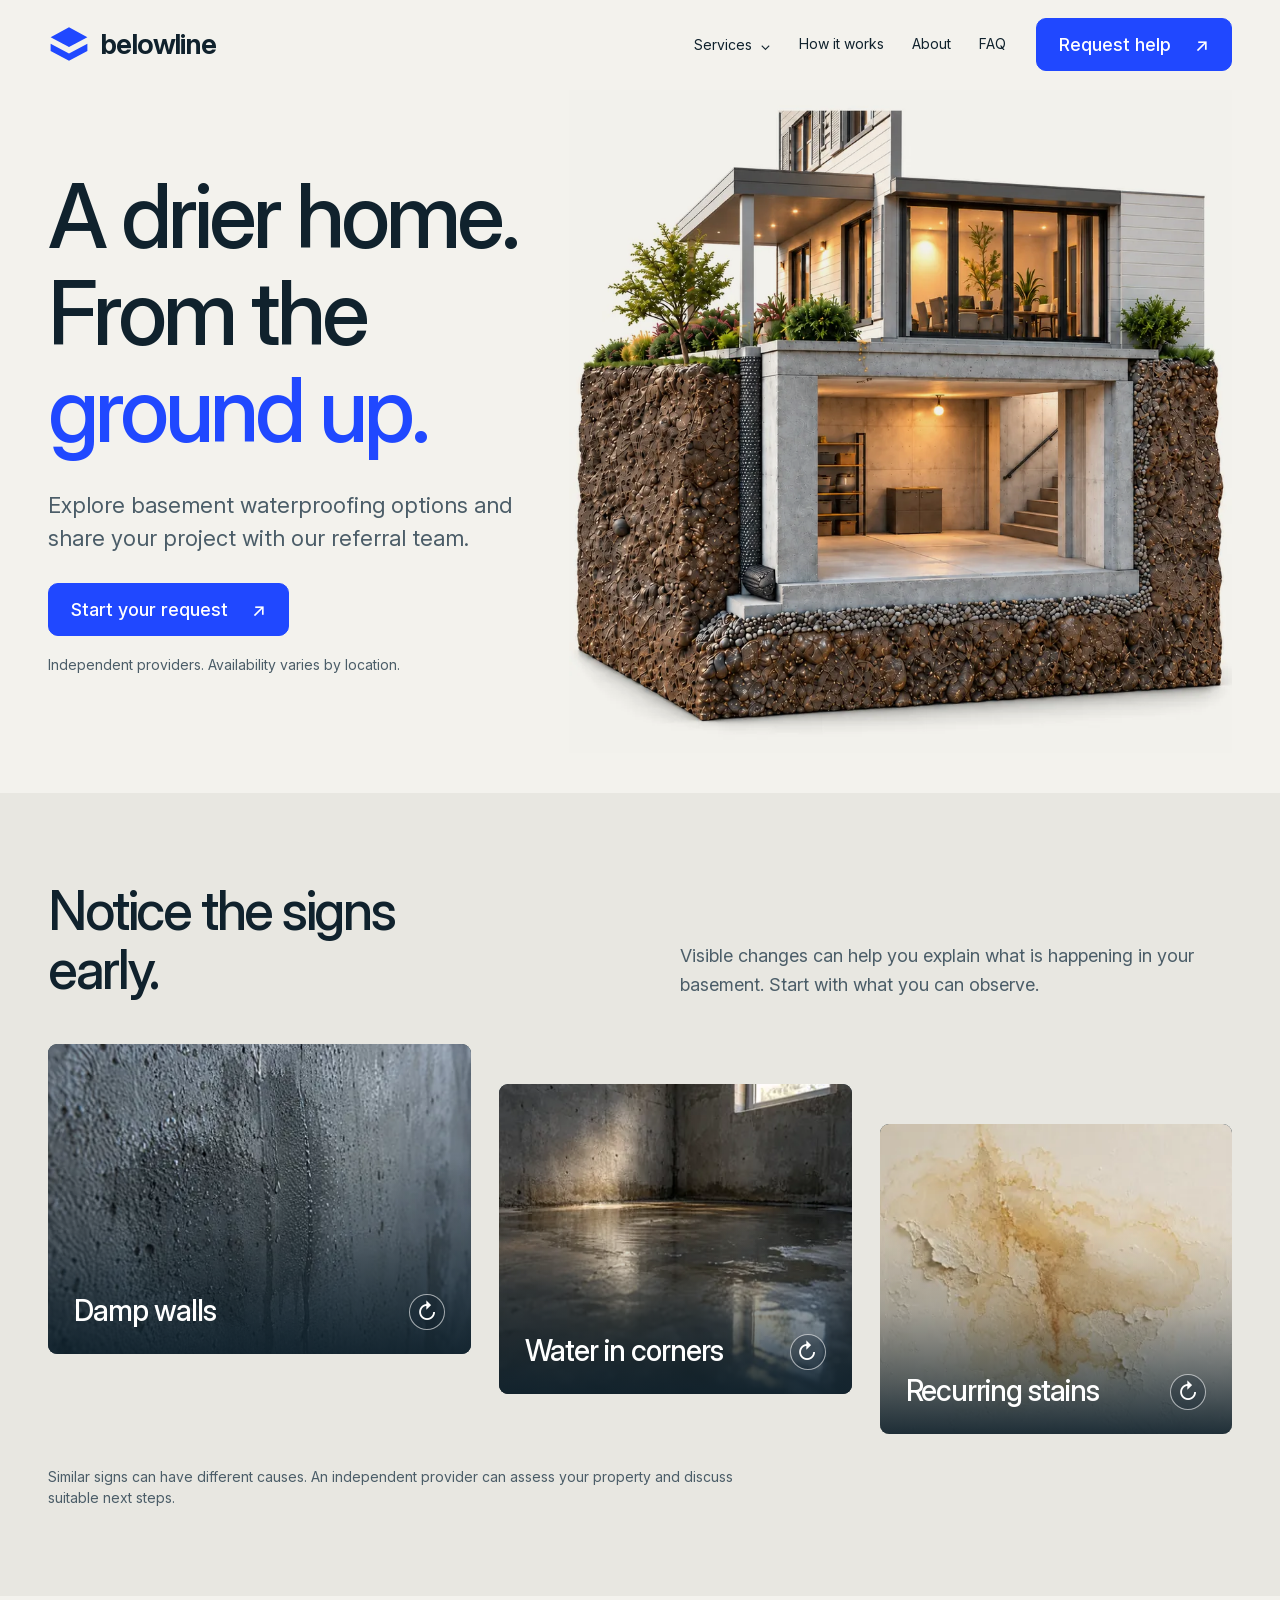
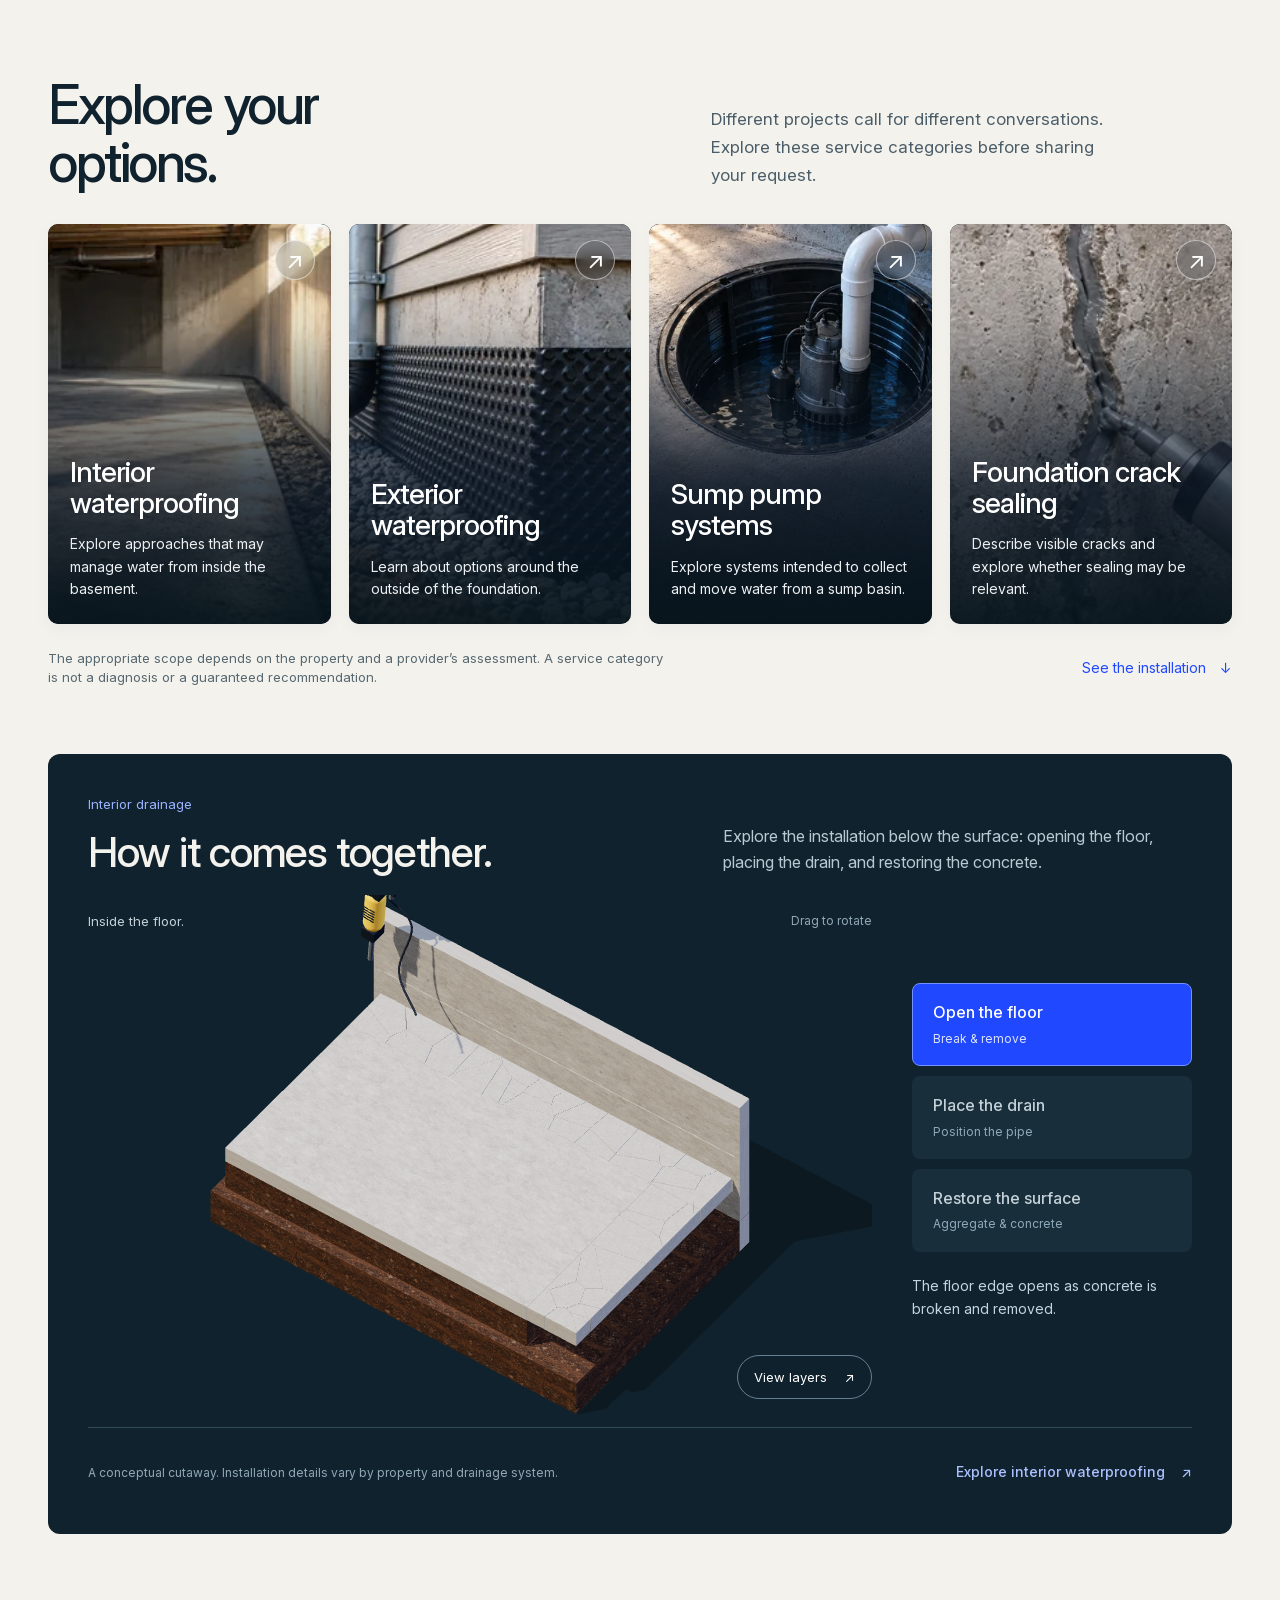
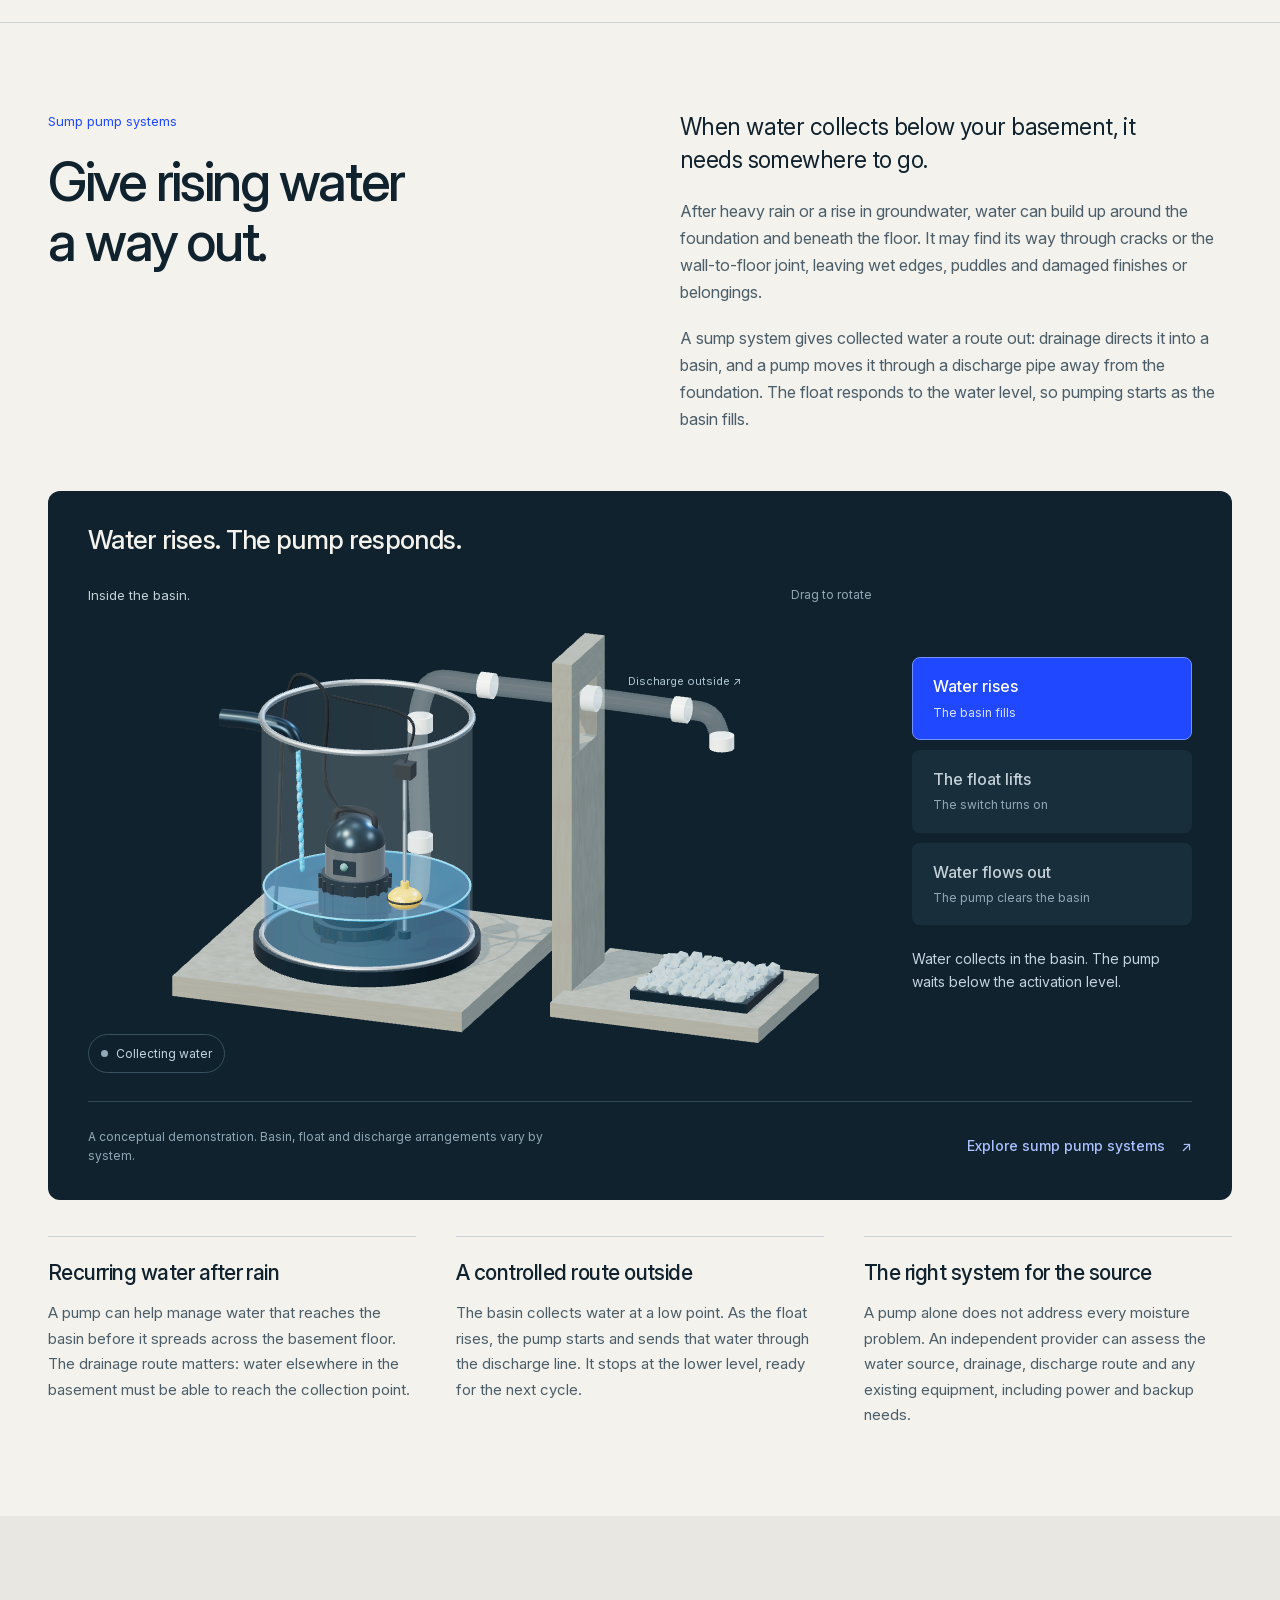
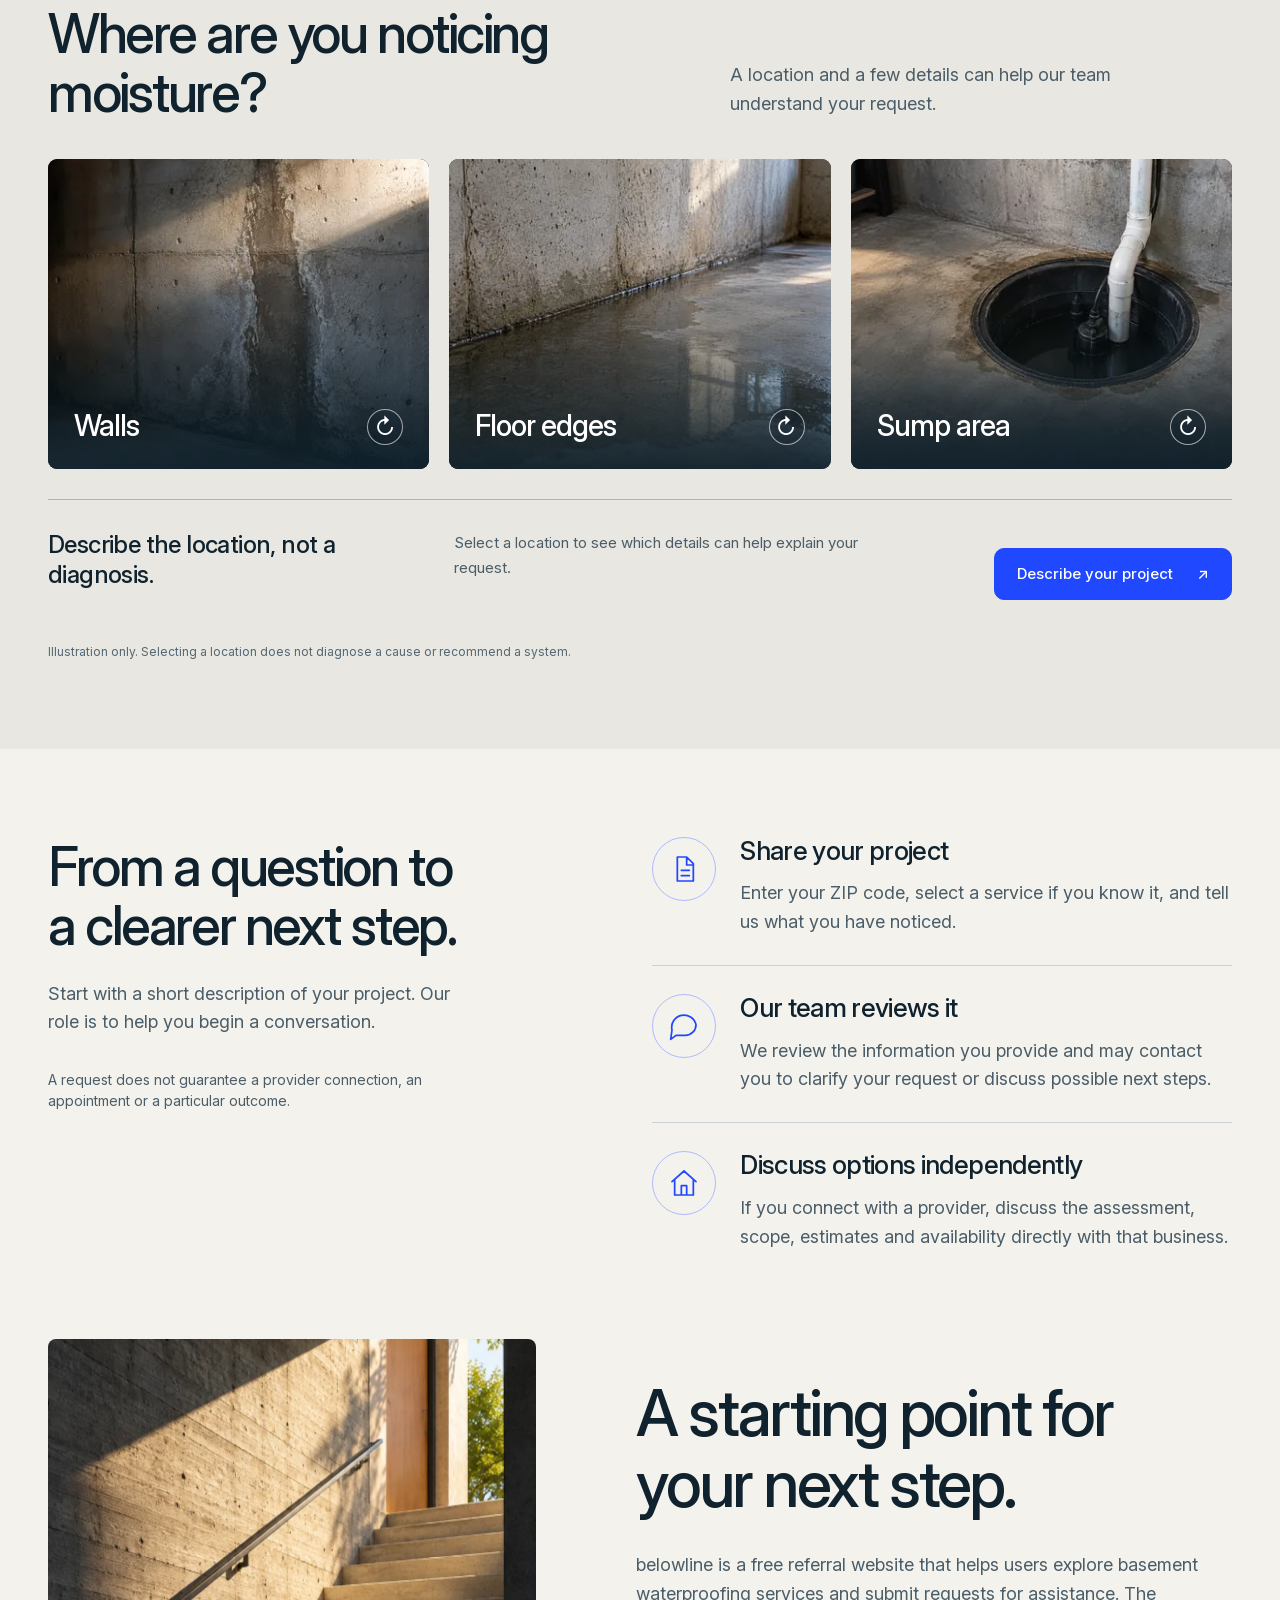
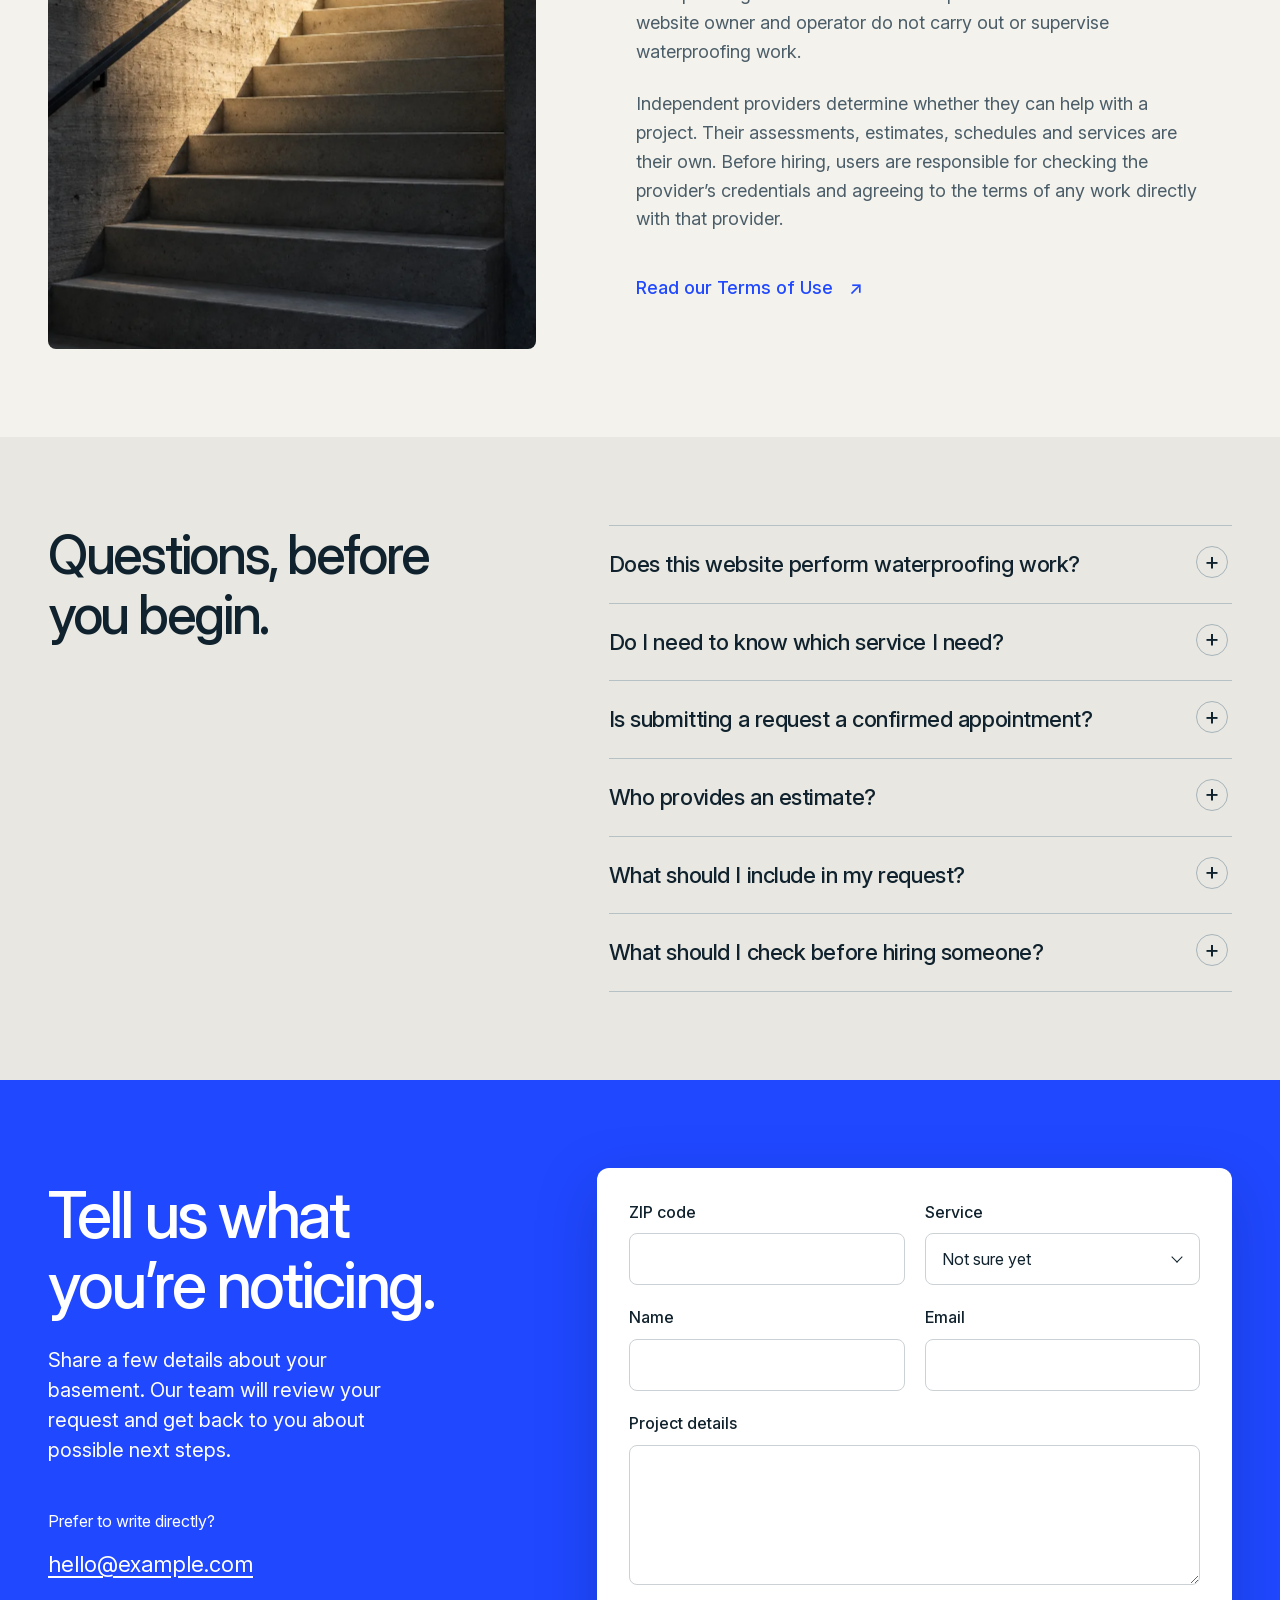
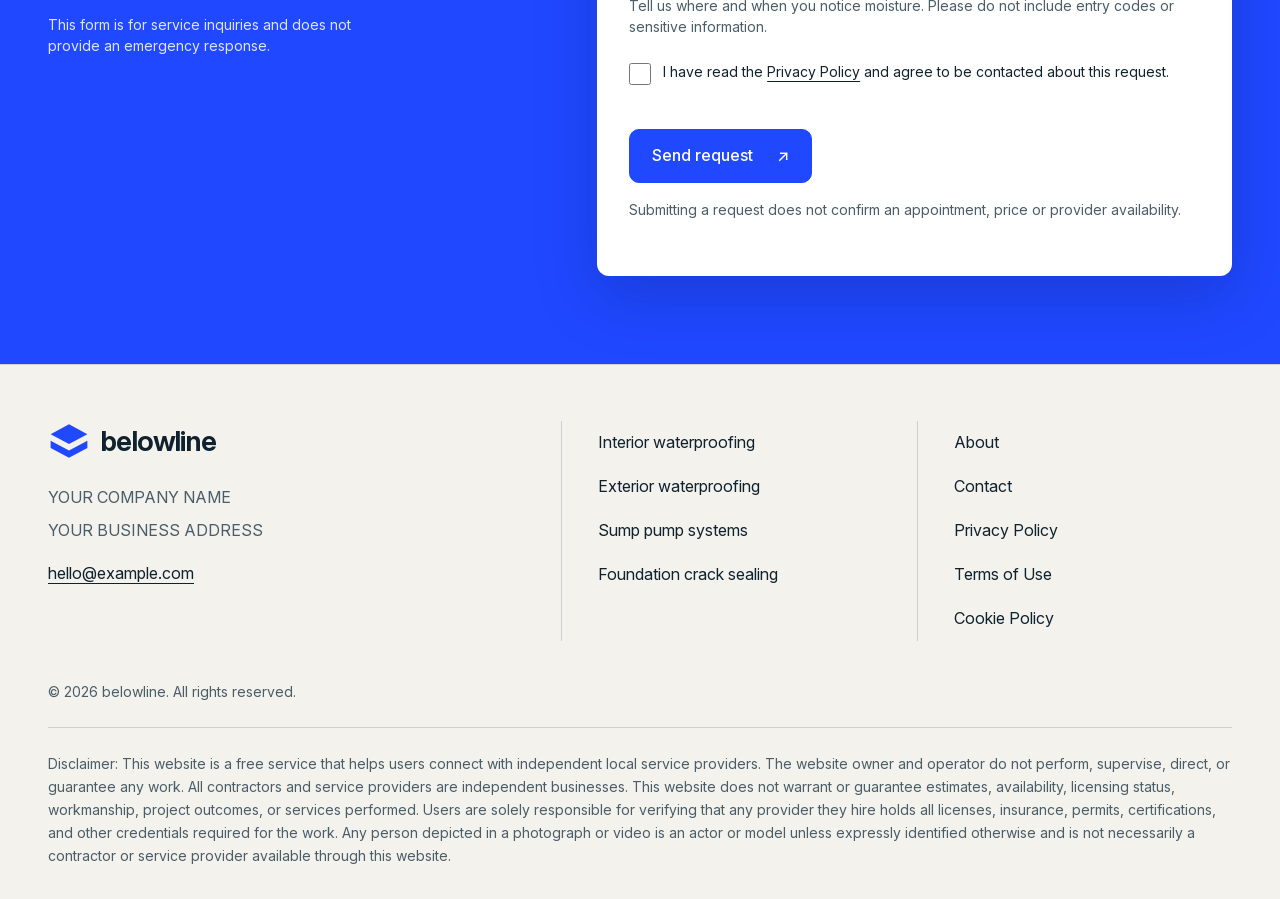
<file: index.html>
<!doctype html>

<html data-page="index" lang="en">
  <head>
    <!-- Set data-page on <html>: index or the exact service/legal slug. -->
    <meta charset="utf-8" />
    <meta content="width=device-width, initial-scale=1" name="viewport" />
    <title>Basement Waterproofing Options | belowline</title>
    <link href="assets/brand/favicon.svg?v=3" rel="icon" />
    <link href="css/fonts.css" rel="stylesheet" />
    <link href="css/base.css?v=4" rel="stylesheet" />
    <script defer="" src="config/config.js?v=5"></script>
    <script defer="" src="js/brand.js?v=3"></script>
    <script defer="" src="js/motion.js?v=5"></script>
    <script defer="" src="js/navigation.js"></script>
    <script defer="" src="js/forms.js?v=5"></script>
    <meta
      content="Explore basement waterproofing options and share your project with our referral team."
      name="description"
    />
    <meta content="#F3F2ED" name="theme-color" />
    <link href="css/site.css?v=12" rel="stylesheet" />
    <script src="js/page-transitions.js?v=2"></script>
    <link href="css/pages/home.css?v=6" rel="stylesheet" />
    <link href="css/pages/services-gallery.css" rel="stylesheet" />
    <link href="css/drainage.css?v=2" rel="stylesheet" />
    <link href="css/pages/moisture.css" rel="stylesheet" />
    <script defer="" src="js/drainage.js?v=3"></script>
  </head>
  <body>
    <a class="skip-link" href="#main">Skip to content</a>
    <header class="site-header">
      <div class="container header-inner">
        <a aria-label="Home" class="brand" href="index.html"
          ><img
            alt=""
            aria-hidden="true"
            data-logo=""
            height="42"
            src="assets/brand/logo.svg?v=3"
            width="42"
          /><span data-brand-name="">belowline</span></a
        >
        <nav aria-label="Main navigation" class="desktop-nav">
          <div class="dropdown" data-services-dropdown="">
            <button
              aria-controls="services-panel"
              aria-expanded="false"
              class="nav-trigger"
              type="button"
            >
              Services <span aria-hidden="true">⌄</span>
            </button>
            <div class="dropdown-panel" data-dropdown-panel="" hidden="" id="services-panel">
              <a href="interior-waterproofing.html">Interior waterproofing</a
              ><a href="exterior-waterproofing.html">Exterior waterproofing</a
              ><a href="sump-pump-systems.html">Sump pump systems</a
              ><a href="foundation-crack-sealing.html">Foundation crack sealing</a>
            </div>
          </div>
          <a href="#how-it-works">How it works</a><a href="#about">About</a><a href="#faq">FAQ</a>
        </nav>
        <a class="button header-cta" href="#contact"
          >Request help <span aria-hidden="true" class="arrow">↗</span></a
        ><button
          aria-controls="mobile-menu"
          aria-expanded="false"
          aria-label="Open menu"
          class="menu-open-button"
          data-menu-open=""
          type="button"
        >
          ☰
        </button>
      </div>
    </header>
    <dialog aria-label="Navigation" class="menu-dialog" data-mobile-menu="" id="mobile-menu">
      <div class="menu-top">
        <a aria-label="Home" class="brand" href="index.html"
          ><img
            alt=""
            aria-hidden="true"
            data-logo=""
            height="42"
            src="assets/brand/logo.svg?v=3"
            width="42"
          /><span data-brand-name="">belowline</span></a
        ><button aria-label="Close menu" class="menu-close" data-menu-close="" type="button">
          ×
        </button>
      </div>
      <nav aria-label="Mobile navigation" class="mobile-links">
        <details data-menu-item="">
          <summary>Services</summary>
          <div>
            <a href="interior-waterproofing.html">Interior waterproofing</a
            ><a href="exterior-waterproofing.html">Exterior waterproofing</a
            ><a href="sump-pump-systems.html">Sump pump systems</a
            ><a href="foundation-crack-sealing.html">Foundation crack sealing</a>
          </div>
        </details>
        <a data-menu-item="" href="#how-it-works">How it works</a
        ><a data-menu-item="" href="#about">About</a><a data-menu-item="" href="#faq">FAQ</a
        ><a data-menu-item="" href="#contact">Contact</a>
      </nav>
      <a class="button" href="#contact"
        >Request help <span aria-hidden="true" class="arrow">↗</span></a
      >
      <p class="note" style="margin-top: 20px">
        Independent providers. Availability varies by location.
      </p>
    </dialog>
    <noscript
      ><nav aria-label="Navigation without JavaScript" class="container nojs-nav">
        <a href="interior-waterproofing.html">Interior waterproofing</a
        ><a href="exterior-waterproofing.html">Exterior waterproofing</a
        ><a href="sump-pump-systems.html">Sump pump systems</a
        ><a href="foundation-crack-sealing.html">Foundation crack sealing</a
        ><a href="#how-it-works">How it works</a><a href="#about">About</a><a href="#faq">FAQ</a
        ><a href="#contact">Contact</a>
      </nav></noscript
    >
    <main id="main" tabindex="-1">
      <section class="home-hero">
        <div class="container hero-grid">
          <div class="hero-copy">
            <h1>
              A drier home.<br />From the<br class="desktop-break" />
              <span class="hero-ground">ground up.</span>
            </h1>
            <p class="lead">
              Explore basement waterproofing options and share your project with our referral team.
            </p>
            <a class="button" href="#contact"
              >Start your request <span aria-hidden="true" class="arrow">↗</span></a
            >
            <p class="note">Independent providers. Availability varies by location.</p>
          </div>
          <picture class="hero-house"
            ><source
              sizes="(min-width: 1200px) 640px, (max-width: 767px) 540px, 100vw"
              srcset="
                assets/photos/hero-house-480.webp?v=4   480w,
                assets/photos/hero-house-960.webp?v=4   960w,
                assets/photos/hero-house-1440.webp?v=4 1440w
              "
              type="image/webp" />
            <img
              alt="Illustrative cutaway of a home and its basement"
              class="photo"
              data-hero-image=""
              fetchpriority="high"
              height="1254"
              loading="eager"
              src="assets/photos/hero-house-1440.webp?v=4"
              width="1254"
          /></picture>
        </div>
      </section>
      <section class="section signs-section" id="signs" tabindex="-1">
        <div class="container">
          <div class="section-heading" data-reveal="">
            <h2 data-reveal="">Notice the signs early.</h2>
            <p>
              Visible changes can help you explain what is happening in your basement. Start with
              what you can observe.
            </p>
          </div>
          <div class="signs-grid" data-reveal-group="">
            <article class="sign-card" data-reveal="">
              <button
                aria-describedby="sign-description-0"
                aria-label="Damp walls"
                class="moisture-choice sign-flip"
                data-sign-flip=""
                type="button"
              >
                <span class="moisture-card-inner"
                  ><span class="moisture-card-front"
                    ><picture class="photo-wrap"
                      ><source
                        sizes="(min-width: 1200px) 640px, (min-width: 768px) calc((100vw - 96px) / 3), calc(100vw - 40px)"
                        srcset="
                          assets/photos/damp-wall-v2-480.webp?v=4   480w,
                          assets/photos/damp-wall-v2-960.webp?v=4   960w,
                          assets/photos/damp-wall-v2-1440.webp?v=4 1440w
                        "
                        type="image/webp" />
                      <img
                        alt=""
                        class="photo"
                        height="1024"
                        loading="lazy"
                        src="assets/photos/damp-wall-v2-1440.webp?v=4"
                        width="1536" /></picture
                    ><span class="moisture-choice-copy"
                      ><span class="moisture-choice-title">Damp walls</span
                      ><span aria-hidden="true" class="moisture-choice-mark"></span></span></span
                  ><span class="moisture-card-back"
                    ><span class="moisture-back-copy"
                      ><span class="moisture-back-heading"
                        ><span aria-hidden="true" class="moisture-choice-title">Damp walls</span
                        ><span aria-hidden="true" class="moisture-choice-mark"></span></span
                      ><span class="moisture-choice-description" id="sign-description-0"
                        >Describe damp patches, moisture marks or changes on the wall surface.</span
                      ></span
                    ></span
                  ></span
                >
              </button>
            </article>
            <article class="sign-card" data-reveal="">
              <button
                aria-describedby="sign-description-1"
                aria-label="Water in corners"
                class="moisture-choice sign-flip"
                data-sign-flip=""
                type="button"
              >
                <span class="moisture-card-inner"
                  ><span class="moisture-card-front"
                    ><picture class="photo-wrap"
                      ><source
                        sizes="(min-width: 1200px) 640px, (min-width: 768px) calc((100vw - 96px) / 3), calc(100vw - 40px)"
                        srcset="
                          assets/photos/wet-corner-v2-480.webp?v=4   480w,
                          assets/photos/wet-corner-v2-960.webp?v=4   960w,
                          assets/photos/wet-corner-v2-1440.webp?v=4 1440w
                        "
                        type="image/webp" />
                      <img
                        alt=""
                        class="photo"
                        height="1024"
                        loading="lazy"
                        src="assets/photos/wet-corner-v2-1440.webp?v=4"
                        width="1536" /></picture
                    ><span class="moisture-choice-copy"
                      ><span class="moisture-choice-title">Water in corners</span
                      ><span aria-hidden="true" class="moisture-choice-mark"></span></span></span
                  ><span class="moisture-card-back"
                    ><span class="moisture-back-copy"
                      ><span class="moisture-back-heading"
                        ><span aria-hidden="true" class="moisture-choice-title"
                          >Water in corners</span
                        ><span aria-hidden="true" class="moisture-choice-mark"></span></span
                      ><span class="moisture-choice-description" id="sign-description-1"
                        >Tell us where water appears and whether you notice it after rain or at
                        other times.</span
                      ></span
                    ></span
                  ></span
                >
              </button>
            </article>
            <article class="sign-card" data-reveal="">
              <button
                aria-describedby="sign-description-2"
                aria-label="Recurring stains"
                class="moisture-choice sign-flip"
                data-sign-flip=""
                type="button"
              >
                <span class="moisture-card-inner"
                  ><span class="moisture-card-front"
                    ><picture class="photo-wrap"
                      ><source
                        sizes="(min-width: 1200px) 640px, (min-width: 768px) calc((100vw - 96px) / 3), calc(100vw - 40px)"
                        srcset="
                          assets/photos/recurring-stains-480.webp?v=4   480w,
                          assets/photos/recurring-stains-960.webp?v=4   960w,
                          assets/photos/recurring-stains-1440.webp?v=4 1440w
                        "
                        type="image/webp" />
                      <img
                        alt=""
                        class="photo"
                        height="1024"
                        loading="lazy"
                        src="assets/photos/recurring-stains-1440.webp?v=4"
                        width="1536" /></picture
                    ><span class="moisture-choice-copy"
                      ><span class="moisture-choice-title">Recurring stains</span
                      ><span aria-hidden="true" class="moisture-choice-mark"></span></span></span
                  ><span class="moisture-card-back"
                    ><span class="moisture-back-copy"
                      ><span class="moisture-back-heading"
                        ><span aria-hidden="true" class="moisture-choice-title"
                          >Recurring stains</span
                        ><span aria-hidden="true" class="moisture-choice-mark"></span></span
                      ><span class="moisture-choice-description" id="sign-description-2"
                        >Mention marks that return, spread or look different from earlier
                        observations.</span
                      ></span
                    ></span
                  ></span
                >
              </button>
            </article>
          </div>
          <p class="note section-note">
            Similar signs can have different causes. An independent provider can assess your
            property and discuss suitable next steps.
          </p>
        </div>
      </section>
      <section class="section services-section" id="services" tabindex="-1">
        <div class="container">
          <div class="section-heading services-heading" data-reveal="">
            <h2 data-reveal="">Explore your options.</h2>
            <p class="section-intro">
              Different projects call for different conversations. Explore these service categories
              before sharing your request.
            </p>
          </div>
          <div class="services-grid" data-reveal-group="">
            <article class="service-card" data-reveal="" data-service-card="">
              <a
                aria-describedby="service-description-0"
                aria-labelledby="service-title-0"
                class="service-link"
                href="interior-waterproofing.html"
                ><picture class="photo-wrap"
                  ><source
                    sizes="(min-width: 1200px) 360px, (min-width: 768px) 48vw, 100vw"
                    srcset="
                      assets/photos/services-interior-480.webp?v=4   480w,
                      assets/photos/services-interior-960.webp?v=4   960w,
                      assets/photos/services-interior-1440.webp?v=4 1440w
                    "
                    type="image/webp" />
                  <img
                    alt="Architectural illustration of a basement floor and perimeter drainage in afternoon light"
                    class="photo"
                    height="941"
                    loading="lazy"
                    src="assets/photos/services-interior-1440.webp?v=4"
                    width="1672" /></picture
                ><span aria-hidden="true" class="service-orbit">↗</span>
                <div class="service-card-copy">
                  <h3 id="service-title-0">Interior waterproofing</h3>
                  <p id="service-description-0">
                    Explore approaches that may manage water from inside the basement.
                  </p>
                </div></a
              >
            </article>
            <article class="service-card" data-reveal="" data-service-card="">
              <a
                aria-describedby="service-description-1"
                aria-labelledby="service-title-1"
                class="service-link"
                href="exterior-waterproofing.html"
                ><picture class="photo-wrap"
                  ><source
                    sizes="(min-width: 1200px) 360px, (min-width: 768px) 48vw, 100vw"
                    srcset="
                      assets/photos/exterior-v2-480.webp?v=4   480w,
                      assets/photos/exterior-v2-960.webp?v=4   960w,
                      assets/photos/exterior-v2-1440.webp?v=4 1440w
                    "
                    type="image/webp" />
                  <img
                    alt="Illustrative exterior foundation and waterproofing membrane"
                    class="photo"
                    height="1024"
                    loading="lazy"
                    src="assets/photos/exterior-v2-1440.webp?v=4"
                    width="1536" /></picture
                ><span aria-hidden="true" class="service-orbit">↗</span>
                <div class="service-card-copy">
                  <h3 id="service-title-1">Exterior waterproofing</h3>
                  <p id="service-description-1">
                    Learn about options around the outside of the foundation.
                  </p>
                </div></a
              >
            </article>
            <article class="service-card" data-reveal="" data-service-card="">
              <a
                aria-describedby="service-description-2"
                aria-labelledby="service-title-2"
                class="service-link"
                href="sump-pump-systems.html"
                ><picture class="photo-wrap"
                  ><source
                    sizes="(min-width: 1200px) 360px, (min-width: 768px) 48vw, 100vw"
                    srcset="
                      assets/photos/services-sump-480.webp?v=4   480w,
                      assets/photos/services-sump-960.webp?v=4   960w,
                      assets/photos/services-sump-1440.webp?v=4 1440w
                    "
                    type="image/webp" />
                  <img
                    alt="Illustrative sump basin, pump and discharge pipe with reflected light"
                    class="photo"
                    height="1402"
                    loading="lazy"
                    src="assets/photos/services-sump-1440.webp?v=4"
                    width="1122" /></picture
                ><span aria-hidden="true" class="service-orbit">↗</span>
                <div class="service-card-copy">
                  <h3 id="service-title-2">Sump pump systems</h3>
                  <p id="service-description-2">
                    Explore systems intended to collect and move water from a sump basin.
                  </p>
                </div></a
              >
            </article>
            <article class="service-card" data-reveal="" data-service-card="">
              <a
                aria-describedby="service-description-3"
                aria-labelledby="service-title-3"
                class="service-link"
                href="foundation-crack-sealing.html"
                ><picture class="photo-wrap"
                  ><source
                    sizes="(min-width: 1200px) 360px, (min-width: 768px) 48vw, 100vw"
                    srcset="
                      assets/photos/crack-v2-480.webp?v=4   480w,
                      assets/photos/crack-v2-960.webp?v=4   960w,
                      assets/photos/crack-v2-1440.webp?v=4 1440w
                    "
                    type="image/webp" />
                  <img
                    alt="Visible crack in a concrete basement wall"
                    class="photo"
                    height="1024"
                    loading="lazy"
                    src="assets/photos/crack-v2-1440.webp?v=4"
                    width="1536" /></picture
                ><span aria-hidden="true" class="service-orbit">↗</span>
                <div class="service-card-copy">
                  <h3 id="service-title-3">Foundation crack sealing</h3>
                  <p id="service-description-3">
                    Describe visible cracks and explore whether sealing may be relevant.
                  </p>
                </div></a
              >
            </article>
          </div>
          <div class="services-followup">
            <p class="note section-note">
              The appropriate scope depends on the property and a provider’s assessment. A service
              category is not a diagnosis or a guaranteed recommendation.
            </p>
            <a class="service-installation-link" href="#interior-drainage"
              >See the installation <span aria-hidden="true">↓</span></a
            >
          </div>
          <div class="drainage-feature" id="interior-drainage">
            <div class="drainage-intro">
              <div>
                <p class="drainage-label">Interior drainage</p>
                <h3>How it comes together.</h3>
              </div>
              <p class="drainage-description">
                Explore the installation below the surface: opening the floor, placing the drain,
                and restoring the concrete.
              </p>
            </div>
            <div class="drainage-widget" data-drainage="" data-state="poster">
              <div class="drainage-stage" data-drainage-stage="">
                <img
                  alt="Conceptual cutaway of a concrete floor with a perimeter drainage channel"
                  class="drainage-poster"
                  height="1000"
                  loading="lazy"
                  src="assets/drainage/poster.webp"
                  width="1200"
                />
                <div class="drainage-stage-heading">
                  <span>Inside the floor.</span
                  ><span class="drainage-interaction" data-drainage-hint="" hidden=""
                    >Drag to rotate</span
                  >
                </div>
                <div class="drainage-materials" data-drainage-materials="" hidden="">
                  <span>Concrete</span><span>Aggregate</span><span>Perforated drain</span>
                </div>
                <button
                  aria-pressed="false"
                  class="drainage-layers"
                  data-drainage-layers=""
                  hidden=""
                  type="button"
                >
                  View layers <span aria-hidden="true">↗</span>
                </button>
              </div>
              <div class="drainage-controls">
                <div
                  aria-label="Interior drainage installation stages"
                  class="drainage-steps"
                  role="group"
                >
                  <button aria-pressed="false" data-drainage-step="0" disabled="" type="button">
                    <span>Open the floor</span><span class="stage-detail">Break &amp; remove</span>
                  </button>
                  <button aria-pressed="true" data-drainage-step="1" disabled="" type="button">
                    <span>Place the drain</span><span class="stage-detail">Position the pipe</span>
                  </button>
                  <button aria-pressed="false" data-drainage-step="2" disabled="" type="button">
                    <span>Restore the surface</span
                    ><span class="stage-detail">Aggregate &amp; concrete</span>
                  </button>
                </div>
                <p class="drainage-caption" data-drainage-caption="">
                  A perforated drain sits within the perimeter channel.
                </p>
              </div>
              <div class="drainage-footer">
                <p class="drainage-note">
                  A conceptual cutaway. Installation details vary by property and drainage system.
                </p>
                <a class="text-link" href="interior-waterproofing.html"
                  >Explore interior waterproofing <span aria-hidden="true">↗</span></a
                >
              </div>
              <noscript
                ><p class="drainage-note">
                  The illustration shows the drainage concept. The sequence opens the floor edge,
                  positions the drain, then adds aggregate and restores the concrete surface.
                </p></noscript
              >
            </div>
          </div>
        </div>
      </section>
      <section class="section sump-section" id="sump-pump" tabindex="-1">
        <div class="container">
          <div class="sump-heading" data-reveal="">
            <div>
              <p class="sump-eyebrow">Sump pump systems</p>
              <h2 data-reveal="">Give rising water<br />a way out.</h2>
            </div>
            <div class="sump-problem">
              <p class="sump-lead">
                When water collects below your basement, it needs somewhere to go.
              </p>
              <p>
                After heavy rain or a rise in groundwater, water can build up around the foundation
                and beneath the floor. It may find its way through cracks or the wall-to-floor
                joint, leaving wet edges, puddles and damaged finishes or belongings.
              </p>
              <p>
                A sump system gives collected water a route out: drainage directs it into a basin,
                and a pump moves it through a discharge pipe away from the foundation. The float
                responds to the water level, so pumping starts as the basin fills.
              </p>
            </div>
          </div>
          <div class="sump-demonstration">
            <h3 class="sump-model-title">Water rises. The pump responds.</h3>
            <div class="drainage-widget sump-widget" data-state="poster" data-sump="">
              <div class="drainage-stage" data-sump-stage="">
                <img
                  alt="Conceptual 3D sump pump inside a transparent water-filled basin, with a rising amber float and an overhead discharge pipe leading outside."
                  class="drainage-poster"
                  height="1000"
                  loading="lazy"
                  src="assets/drainage/sump-poster.webp"
                  width="1200"
                />
                <div class="drainage-stage-heading">
                  <span>Inside the basin.</span
                  ><span class="drainage-interaction" data-sump-hint="" hidden=""
                    >Drag to rotate</span
                  >
                </div>
                <div class="sump-readout" data-sump-readout="" hidden="">
                  <span aria-hidden="true" class="sump-indicator"></span
                  ><span data-sump-status="">Collecting water</span>
                </div>
                <span class="sump-outlet-label" data-sump-outlet="" hidden=""
                  >Discharge outside ↗</span
                >
              </div>
              <div class="drainage-controls">
                <div aria-label="Sump pump cycle" class="drainage-steps" role="group">
                  <button aria-pressed="true" data-sump-step="0" disabled="" type="button">
                    <span>Water rises</span><span class="stage-detail">The basin fills</span>
                  </button>
                  <button aria-pressed="false" data-sump-step="1" disabled="" type="button">
                    <span>The float lifts</span
                    ><span class="stage-detail">The switch turns on</span>
                  </button>
                  <button aria-pressed="false" data-sump-step="2" disabled="" type="button">
                    <span>Water flows out</span
                    ><span class="stage-detail">The pump clears the basin</span>
                  </button>
                </div>
                <p class="drainage-caption" data-sump-caption="">
                  Water collects in the basin. The pump waits below the activation level.
                </p>
              </div>
              <div class="drainage-footer">
                <p class="drainage-note">
                  A conceptual demonstration. Basin, float and discharge arrangements vary by
                  system.
                </p>
                <a class="text-link" href="sump-pump-systems.html"
                  >Explore sump pump systems <span aria-hidden="true">↗</span></a
                >
              </div>
            </div>
          </div>
          <div class="sump-explanation" data-reveal-group="">
            <article>
              <h3>Recurring water after rain</h3>
              <p>
                A pump can help manage water that reaches the basin before it spreads across the
                basement floor. The drainage route matters: water elsewhere in the basement must be
                able to reach the collection point.
              </p>
            </article>
            <article>
              <h3>A controlled route outside</h3>
              <p>
                The basin collects water at a low point. As the float rises, the pump starts and
                sends that water through the discharge line. It stops at the lower level, ready for
                the next cycle.
              </p>
            </article>
            <article>
              <h3>The right system for the source</h3>
              <p>
                A pump alone does not address every moisture problem. An independent provider can
                assess the water source, drainage, discharge route and any existing equipment,
                including power and backup needs.
              </p>
            </article>
          </div>
        </div>
      </section>
      <section class="section moisture-section" data-explorer="" id="explore" tabindex="-1">
        <div class="container">
          <div class="moisture-heading" data-reveal="">
            <h2 data-reveal="">Where are you noticing moisture?</h2>
            <p>A location and a few details can help our team understand your request.</p>
          </div>
          <div
            aria-label="Location of moisture"
            class="moisture-options"
            role="group"
            data-reveal-group=""
          >
            <button
              aria-describedby="moisture-preview-walls"
              aria-label="Walls"
              aria-pressed="false"
              class="moisture-choice"
              data-zone="walls"
              type="button"
            >
              <span class="moisture-card-inner"
                ><span class="moisture-card-front"
                  ><picture class="photo-wrap"
                    ><source
                      sizes="(min-width: 1536px) 470px, (min-width: 768px) 32vw, 100vw"
                      srcset="
                        assets/photos/moisture-walls-480.webp?v=4   480w,
                        assets/photos/moisture-walls-960.webp?v=4   960w,
                        assets/photos/moisture-walls-1440.webp?v=4 1440w
                      "
                      type="image/webp" />
                    <img
                      alt=""
                      class="photo"
                      height="1024"
                      loading="lazy"
                      src="assets/photos/moisture-walls-1440.webp?v=4"
                      width="1536" /></picture
                  ><span class="moisture-choice-copy"
                    ><span class="moisture-choice-title">Walls</span
                    ><span aria-hidden="true" class="moisture-choice-mark"></span></span></span
                ><span class="moisture-card-back"
                  ><span class="moisture-back-copy"
                    ><span class="moisture-back-heading"
                      ><span aria-hidden="true" class="moisture-choice-title">Walls</span
                      ><span aria-hidden="true" class="moisture-choice-mark"></span></span
                    ><span class="moisture-choice-description" id="moisture-preview-walls"
                      >Describe the wall area, visible marks and whether the moisture follows rain
                      or appears at other times.</span
                    ></span
                  ></span
                ></span
              ></button
            ><button
              aria-describedby="moisture-preview-floor"
              aria-label="Floor edges"
              aria-pressed="false"
              class="moisture-choice"
              data-zone="floor"
              type="button"
            >
              <span class="moisture-card-inner"
                ><span class="moisture-card-front"
                  ><picture class="photo-wrap"
                    ><source
                      sizes="(min-width: 1536px) 470px, (min-width: 768px) 32vw, 100vw"
                      srcset="
                        assets/photos/moisture-floor-480.webp?v=4   480w,
                        assets/photos/moisture-floor-960.webp?v=4   960w,
                        assets/photos/moisture-floor-1440.webp?v=4 1440w
                      "
                      type="image/webp" />
                    <img
                      alt=""
                      class="photo"
                      height="1024"
                      loading="lazy"
                      src="assets/photos/moisture-floor-1440.webp?v=4"
                      width="1536" /></picture
                  ><span class="moisture-choice-copy"
                    ><span class="moisture-choice-title">Floor edges</span
                    ><span aria-hidden="true" class="moisture-choice-mark"></span></span></span
                ><span class="moisture-card-back"
                  ><span class="moisture-back-copy"
                    ><span class="moisture-back-heading"
                      ><span aria-hidden="true" class="moisture-choice-title">Floor edges</span
                      ><span aria-hidden="true" class="moisture-choice-mark"></span></span
                    ><span class="moisture-choice-description" id="moisture-preview-floor"
                      >Describe the corner or wall-floor joint and whether the water is occasional
                      or recurring.</span
                    ></span
                  ></span
                ></span
              ></button
            ><button
              aria-describedby="moisture-preview-sump"
              aria-label="Sump area"
              aria-pressed="false"
              class="moisture-choice"
              data-zone="sump"
              type="button"
            >
              <span class="moisture-card-inner"
                ><span class="moisture-card-front"
                  ><picture class="photo-wrap"
                    ><source
                      sizes="(min-width: 1536px) 470px, (min-width: 768px) 32vw, 100vw"
                      srcset="
                        assets/photos/moisture-sump-480.webp?v=4   480w,
                        assets/photos/moisture-sump-960.webp?v=4   960w,
                        assets/photos/moisture-sump-1440.webp?v=4 1440w
                      "
                      type="image/webp" />
                    <img
                      alt=""
                      class="photo"
                      height="1024"
                      loading="lazy"
                      src="assets/photos/moisture-sump-1440.webp?v=4"
                      width="1536" /></picture
                  ><span class="moisture-choice-copy"
                    ><span class="moisture-choice-title">Sump area</span
                    ><span aria-hidden="true" class="moisture-choice-mark"></span></span></span
                ><span class="moisture-card-back"
                  ><span class="moisture-back-copy"
                    ><span class="moisture-back-heading"
                      ><span aria-hidden="true" class="moisture-choice-title">Sump area</span
                      ><span aria-hidden="true" class="moisture-choice-mark"></span></span
                    ><span class="moisture-choice-description" id="moisture-preview-sump"
                      >Tell us whether a sump system is already present and what you have noticed.
                      An independent provider determines the appropriate next step.</span
                    ></span
                  ></span
                ></span
              >
            </button>
          </div>
          <div class="moisture-response">
            <div aria-atomic="true" aria-live="polite" class="moisture-guidance">
              <div data-zone-panel="neutral">
                <h3>Describe the location, not a diagnosis.</h3>
                <p>Select a location to see which details can help explain your request.</p>
              </div>
              <div data-zone-panel="walls" hidden="">
                <h3>Moisture on the walls</h3>
                <p>
                  Describe the wall area, visible marks and whether the moisture follows rain or
                  appears at other times.
                </p>
              </div>
              <div data-zone-panel="floor" hidden="">
                <h3>Water near floor edges</h3>
                <p>
                  Describe the corner or wall-floor joint and whether the water is occasional or
                  recurring.
                </p>
              </div>
              <div data-zone-panel="sump" hidden="">
                <h3>Water near a sump area</h3>
                <p>
                  Tell us whether a sump system is already present and what you have noticed. An
                  independent provider determines the appropriate next step.
                </p>
              </div>
            </div>
            <a class="button" href="#contact"
              >Describe your project <span aria-hidden="true">↗</span></a
            >
          </div>
          <p class="moisture-note">
            Illustration only. Selecting a location does not diagnose a cause or recommend a system.
          </p>
          <noscript
            ><p class="note">
              Describe where you notice moisture in your message. <a href="#contact">Contact us</a>.
            </p>
            <style>
              .moisture-choice {
                cursor: default;
              }
              .moisture-choice-mark {
                display: none;
              }
            </style></noscript
          >
        </div>
      </section>
      <section class="section process-section" id="how-it-works" tabindex="-1">
        <div class="container">
          <div class="process-heading" data-reveal="">
            <h2 data-reveal="">From a question to a clearer next step.</h2>
            <p class="section-intro">
              Start with a short description of your project. Our role is to help you begin a
              conversation.
            </p>
            <p class="note section-note">
              A request does not guarantee a provider connection, an appointment or a particular
              outcome.
            </p>
          </div>
          <div class="process-grid" data-reveal-group="">
            <article>
              <span class="process-icon"
                ><svg
                  aria-hidden="true"
                  fill="none"
                  height="32"
                  stroke="currentColor"
                  stroke-linecap="round"
                  stroke-linejoin="round"
                  stroke-width="1.3"
                  viewbox="0 0 24 24"
                  width="32"
                >
                  <path d="M7 3h7l5 5v13H7zM14 3v6h5M10 13h6M10 17h6"></path></svg
              ></span>
              <div>
                <h3>Share your project</h3>
                <p>
                  Enter your ZIP code, select a service if you know it, and tell us what you have
                  noticed.
                </p>
              </div>
            </article>
            <article>
              <span class="process-icon"
                ><svg
                  aria-hidden="true"
                  fill="none"
                  height="32"
                  stroke="currentColor"
                  stroke-linecap="round"
                  stroke-linejoin="round"
                  stroke-width="1.3"
                  viewbox="0 0 24 24"
                  width="32"
                >
                  <path d="M21 11a8 8 0 0 1-8 8H6l-4 3 1-7a8 8 0 1 1 18-4Z"></path></svg
              ></span>
              <div>
                <h3>Our team reviews it</h3>
                <p>
                  We review the information you provide and may contact you to clarify your request
                  or discuss possible next steps.
                </p>
              </div>
            </article>
            <article>
              <span class="process-icon"
                ><svg
                  aria-hidden="true"
                  fill="none"
                  height="32"
                  stroke="currentColor"
                  stroke-linecap="round"
                  stroke-linejoin="round"
                  stroke-width="1.3"
                  viewbox="0 0 24 24"
                  width="32"
                >
                  <path d="m3 11 9-8 9 8M5 10v11h14V10M10 21v-7h4v7"></path></svg
              ></span>
              <div>
                <h3>Discuss options independently</h3>
                <p>
                  If you connect with a provider, discuss the assessment, scope, estimates and
                  availability directly with that business.
                </p>
              </div>
            </article>
          </div>
        </div>
      </section>
      <section class="section" id="about" tabindex="-1">
        <div class="container">
          <div class="about-layout">
            <picture class="about-photo"
              ><source
                sizes="(min-width: 1200px) 640px, (min-width: 768px) 48vw, 100vw"
                srcset="
                  assets/photos/daylight-stairs-480.webp?v=4   480w,
                  assets/photos/daylight-stairs-960.webp?v=4   960w,
                  assets/photos/daylight-stairs-1440.webp?v=4 1440w
                "
                type="image/webp" />
              <img
                alt="Illustrative concrete staircase leading from a lower level toward natural daylight"
                class="photo"
                height="1536"
                loading="lazy"
                src="assets/photos/daylight-stairs-1440.webp?v=4"
                width="1024"
            /></picture>
            <div class="about-copy" data-reveal="">
              <h2 data-reveal="">A starting point for your next step.</h2>
              <p>
                <span data-config="brand.name">belowline</span> is a free referral website that
                helps users explore basement waterproofing services and submit requests for
                assistance. The website owner and operator do not carry out or supervise
                waterproofing work.
              </p>
              <p>
                Independent providers determine whether they can help with a project. Their
                assessments, estimates, schedules and services are their own. Before hiring, users
                are responsible for checking the provider’s credentials and agreeing to the terms of
                any work directly with that provider.
              </p>
              <a class="text-link" href="terms.html"
                >Read our Terms of Use <span aria-hidden="true" class="arrow">↗</span></a
              >
            </div>
          </div>
        </div>
      </section>
      <section class="section faq-section" id="faq" tabindex="-1">
        <div class="container">
          <div class="editorial-grid">
            <h2 data-reveal="">Questions, before you begin.</h2>
            <div class="faq" data-reveal-group="">
              <details>
                <summary>Does this website perform waterproofing work?</summary>
                <div class="answer">
                  <p>
                    No. This is a referral website. The owner and operator do not perform, supervise
                    or guarantee work carried out by independent providers.
                  </p>
                </div>
              </details>
              <details>
                <summary>Do I need to know which service I need?</summary>
                <div class="answer">
                  <p>
                    No. Choose “Not sure yet” and describe what you have noticed. A provider’s
                    assessment may be needed to understand the cause and possible options.
                  </p>
                </div>
              </details>
              <details>
                <summary>Is submitting a request a confirmed appointment?</summary>
                <div class="answer">
                  <p>
                    No. Submitting the form does not confirm an appointment, a price or provider
                    availability. Any arrangements must be discussed directly with the relevant
                    provider.
                  </p>
                </div>
              </details>
              <details>
                <summary>Who provides an estimate?</summary>
                <div class="answer">
                  <p>
                    An independent provider decides whether to assess the project and provide an
                    estimate. This website does not guarantee estimates, pricing or project
                    outcomes.
                  </p>
                </div>
              </details>
              <details>
                <summary>What should I include in my request?</summary>
                <div class="answer">
                  <p>
                    Tell us where you notice moisture, when it tends to appear and whether it has
                    happened before. Please leave out entry codes and other sensitive information.
                  </p>
                </div>
              </details>
              <details>
                <summary>What should I check before hiring someone?</summary>
                <div class="answer">
                  <p>
                    Verify the provider’s licenses, insurance, permits, certifications and other
                    credentials required for the work. Discuss the proposed scope, terms and any
                    written warranty directly with the provider.
                  </p>
                </div>
              </details>
            </div>
          </div>
        </div>
      </section>
      <section class="section contact-section" id="contact" tabindex="-1">
        <div class="container">
          <div class="contact-grid">
            <div class="contact-copy" data-reveal="">
              <h2 data-reveal="">Tell us what you’re noticing.</h2>
              <p class="lead">
                Share a few details about your basement. Our team will review your request and get
                back to you about possible next steps.
              </p>
              <div class="direct-contact">
                <p>Prefer to write directly?</p>
                <a data-contact-email="" href="mailto:hello@example.com">hello@example.com</a>
              </div>
              <p class="note">
                This form is for service inquiries and does not provide an emergency response.
              </p>
            </div>
            <div class="contact-form-wrap" data-reveal="">
              <form
                action="php/form-handler.php"
                class="form-panel"
                data-request-form=""
                method="post"
              >
                <div aria-hidden="true" class="honeypot">
                  <label
                    >Leave this field empty<input autocomplete="off" name="website" tabindex="-1"
                  /></label>
                </div>
                <input name="locationDetail" type="hidden" value="unsure" />
                <div class="form-grid">
                  <div class="field">
                    <label for="request-zip">ZIP code</label
                    ><input
                      aria-describedby="request-zip-error"
                      autocomplete="postal-code"
                      id="request-zip"
                      inputmode="numeric"
                      maxlength="5"
                      name="zip"
                      pattern="[0-9]{5}"
                      required=""
                    />
                    <p class="field-error" data-error="" id="request-zip-error"></p>
                  </div>
                  <div class="field">
                    <label for="request-service" id="request-service-label">Service</label
                    ><select
                      aria-describedby="request-service-error"
                      id="request-service"
                      name="service"
                      required=""
                    >
                      <option value="unsure">Not sure yet</option>
                      <option value="interior-waterproofing">Interior waterproofing</option>
                      <option value="exterior-waterproofing">Exterior waterproofing</option>
                      <option value="sump-pump-systems">Sump pump systems</option>
                      <option value="foundation-crack-sealing">Foundation crack sealing</option>
                    </select>
                    <p class="field-error" data-error="" id="request-service-error"></p>
                  </div>
                  <div class="field">
                    <label for="request-name">Name</label
                    ><input
                      aria-describedby="request-name-error"
                      autocomplete="name"
                      id="request-name"
                      maxlength="100"
                      minlength="2"
                      name="name"
                      required=""
                    />
                    <p class="field-error" data-error="" id="request-name-error"></p>
                  </div>
                  <div class="field">
                    <label for="request-email">Email</label
                    ><input
                      aria-describedby="request-email-error"
                      autocomplete="email"
                      id="request-email"
                      maxlength="254"
                      name="email"
                      required=""
                      type="email"
                    />
                    <p class="field-error" data-error="" id="request-email-error"></p>
                  </div>
                  <div class="field full">
                    <label for="request-details">Project details</label
                    ><textarea
                      aria-describedby="details-help request-details-error"
                      id="request-details"
                      maxlength="2000"
                      minlength="10"
                      name="details"
                      required=""
                    ></textarea>
                    <p class="note" id="details-help">
                      Tell us where and when you notice moisture. Please do not include entry codes
                      or sensitive information.
                    </p>
                    <p class="field-error" data-error="" id="request-details-error"></p>
                  </div>
                </div>
                <label class="consent"
                  ><input
                    aria-describedby="request-privacy-error"
                    id="request-privacy"
                    name="privacy"
                    required=""
                    type="checkbox"
                    value="1"
                  /><span
                    >I have read the <a href="privacy.html">Privacy Policy</a> and agree to be
                    contacted about this request.</span
                  ></label
                >
                <p class="field-error" data-error="" id="request-privacy-error"></p>
                <button class="button" type="submit">
                  Send request <span aria-hidden="true">↗</span>
                </button>
                <p class="note" style="margin-top: 16px">
                  Submitting a request does not confirm an appointment, price or provider
                  availability.
                </p>
                <p
                  aria-live="polite"
                  class="form-status"
                  data-form-status=""
                  role="status"
                  tabindex="-1"
                ></p>
              </form>
              <div class="receipt" data-form-receipt="" hidden="" tabindex="-1">
                <h3>Request received</h3>
                <p>
                  Thank you! We have successfully received your request. Our team will review your
                  information and get back to you shortly.
                </p>
              </div>
              <noscript
                ><p>
                  Please enable JavaScript to load the current contact details and use the form.
                </p>
                <style>
                  [data-request-form] {
                    display: none;
                  }
                </style></noscript
              >
            </div>
          </div>
        </div>
      </section>
    </main>
    <footer class="site-footer">
      <div class="container">
        <div class="footer-grid">
          <div class="footer-company">
            <a aria-label="Home" class="brand" href="index.html"
              ><img
                alt=""
                aria-hidden="true"
                data-logo=""
                height="42"
                src="assets/brand/logo.svg?v=3"
                width="42"
              /><span data-brand-name="">belowline</span></a
            >
            <p data-config="brand.companyName">YOUR COMPANY NAME</p>
            <p data-config="contact.address">YOUR BUSINESS ADDRESS</p>
            <a data-contact-email="" href="mailto:hello@example.com">hello@example.com</a>
          </div>
          <nav aria-label="Service links" class="footer-links">
            <a href="interior-waterproofing.html">Interior waterproofing</a
            ><a href="exterior-waterproofing.html">Exterior waterproofing</a
            ><a href="sump-pump-systems.html">Sump pump systems</a
            ><a href="foundation-crack-sealing.html">Foundation crack sealing</a>
          </nav>
          <nav aria-label="Footer navigation" class="footer-links">
            <a href="#about">About</a><a href="#contact">Contact</a
            ><a href="privacy.html">Privacy Policy</a><a href="terms.html">Terms of Use</a
            ><a href="cookies.html">Cookie Policy</a>
          </nav>
        </div>
        <p class="copyright">
          © <span data-year="">2026</span> <span data-config="brand.name">belowline</span>. All
          rights reserved.
        </p>
        <p class="disclaimer" data-config="disclaimer">
          Disclaimer: This website is a free service that helps users connect with independent local
          service providers. The website owner and operator do not perform, supervise, direct, or
          guarantee any work. All contractors and service providers are independent businesses. This
          website does not warrant or guarantee estimates, availability, licensing status,
          workmanship, project outcomes, or services performed. Users are solely responsible for
          verifying that any provider they hire holds all licenses, insurance, permits,
          certifications, and other credentials required for the work. Any person depicted in a
          photograph or video is an actor or model unless expressly identified otherwise and is not
          necessarily a contractor or service provider available through this website.
        </p>
      </div>
    </footer>
  </body>
</html>
</file>
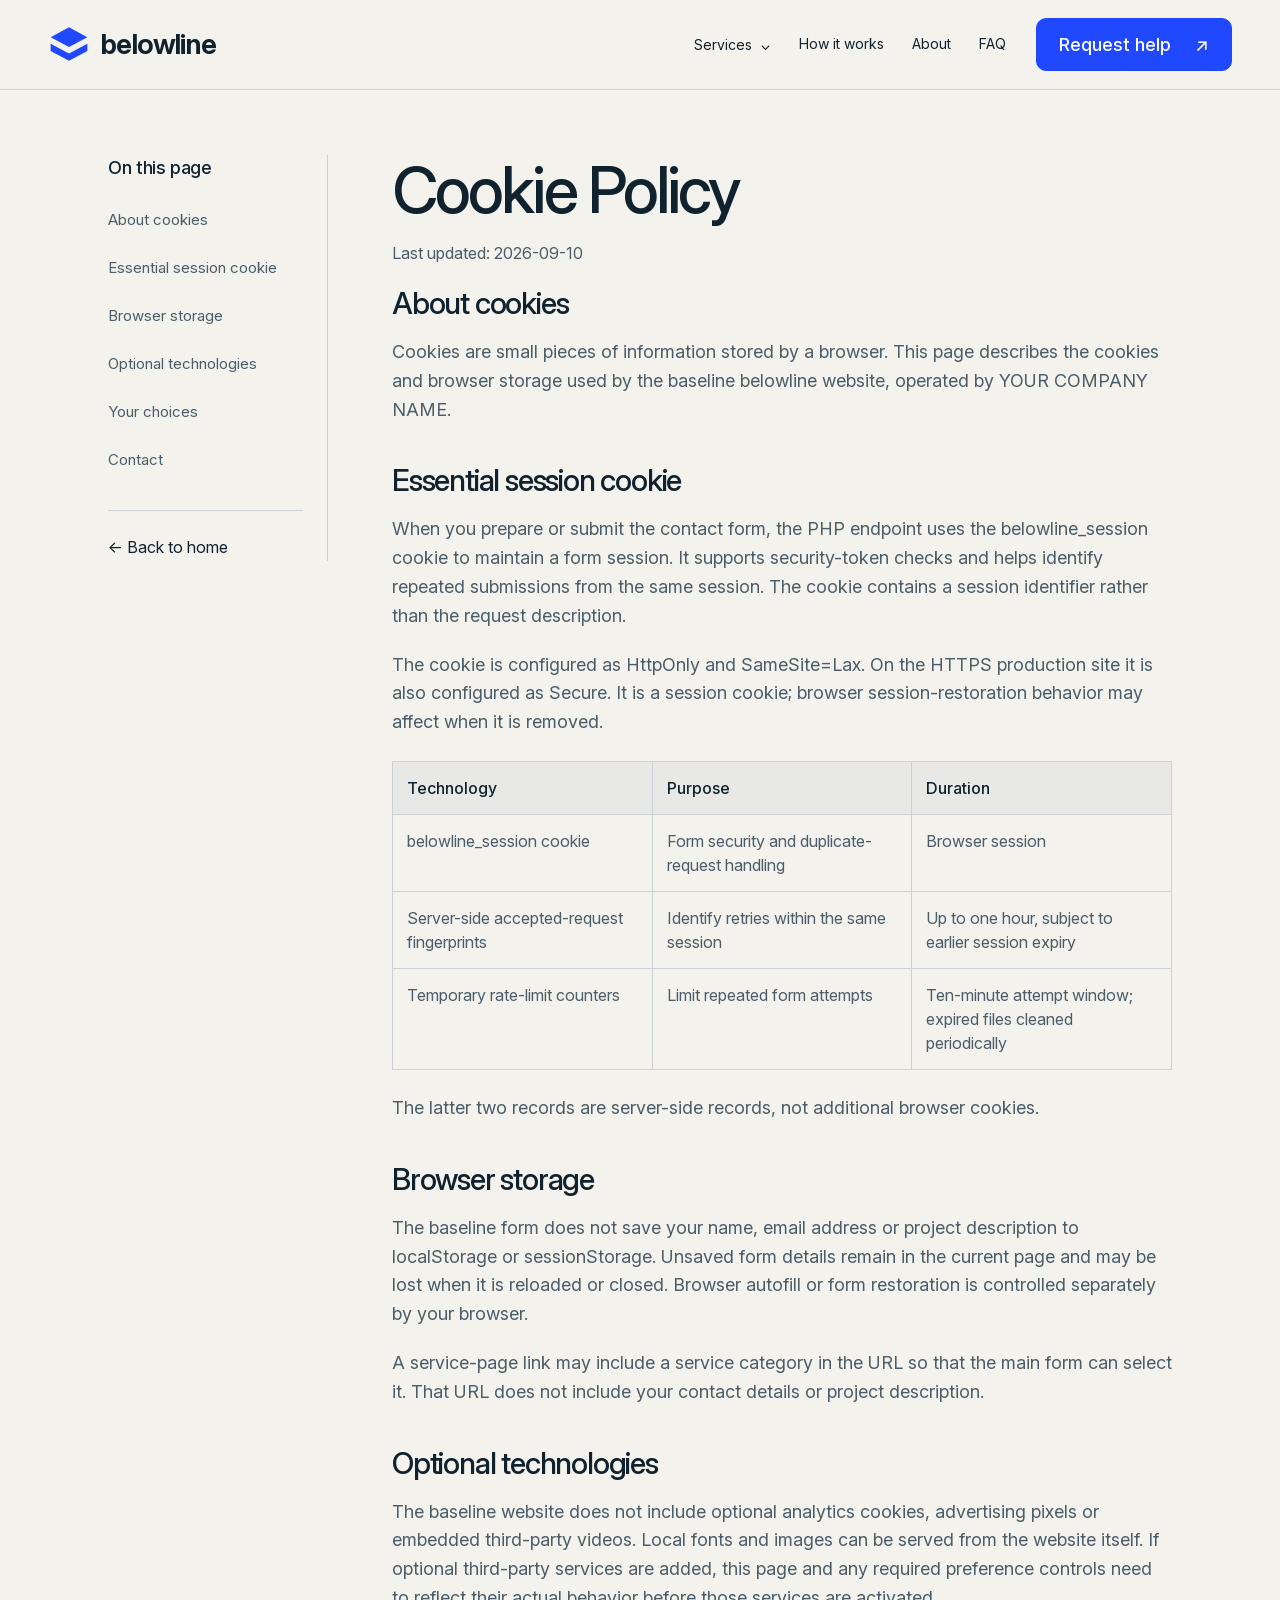
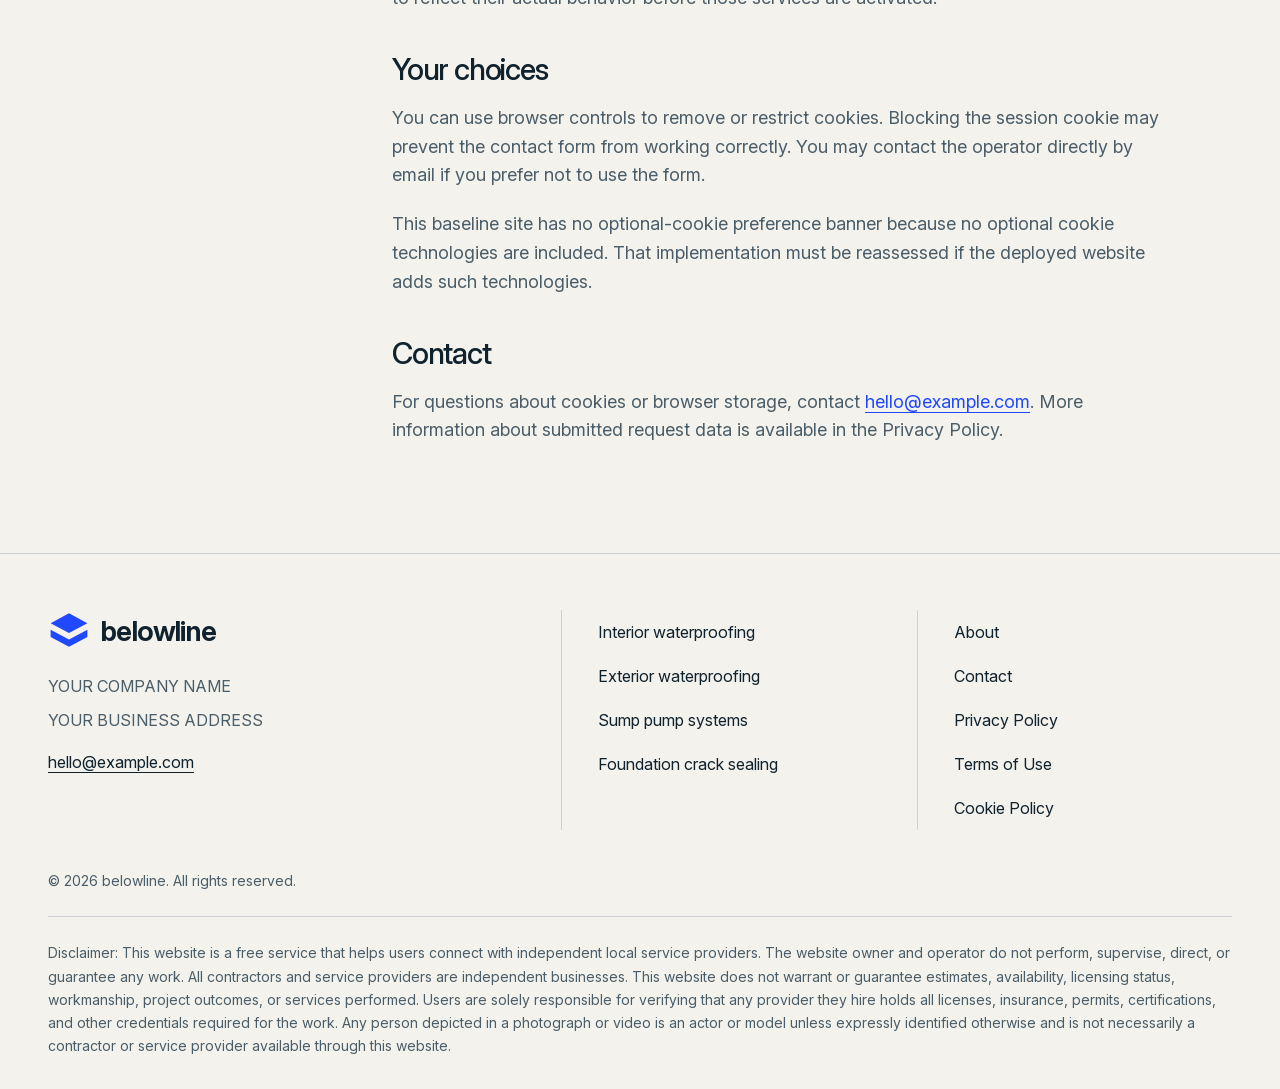
<file: cookies.html>
<!doctype html>

<html data-page="cookies" lang="en">
  <head>
    <!-- Set data-page on <html>: index or the exact service/legal slug. -->
    <meta charset="utf-8" />
    <meta content="width=device-width, initial-scale=1" name="viewport" />
    <title>Cookie Policy | belowline</title>
    <link href="assets/brand/favicon.svg?v=3" rel="icon" />
    <link href="css/fonts.css" rel="stylesheet" />
    <link href="css/base.css?v=4" rel="stylesheet" />
    <script defer="" src="config/config.js?v=5"></script>
    <script defer="" src="js/brand.js?v=3"></script>
    <script defer="" src="js/motion.js?v=5"></script>
    <script defer="" src="js/navigation.js"></script>
    <script defer="" src="js/forms.js?v=5"></script>
    <meta
      content="The essential form session cookie, server records and browser storage used by this website."
      name="description"
    />
    <meta content="#F3F2ED" name="theme-color" />
    <link href="css/site.css?v=12" rel="stylesheet" />
    <script src="js/page-transitions.js?v=2"></script>
    <link href="css/pages/legal.css" rel="stylesheet" />
  </head>
  <body>
    <a class="skip-link" href="#main">Skip to content</a>
    <header class="site-header">
      <div class="container header-inner">
        <a aria-label="Home" class="brand" href="index.html"
          ><img
            alt=""
            aria-hidden="true"
            data-logo=""
            height="42"
            src="assets/brand/logo.svg?v=3"
            width="42"
          /><span data-brand-name="">belowline</span></a
        >
        <nav aria-label="Main navigation" class="desktop-nav">
          <div class="dropdown" data-services-dropdown="">
            <button
              aria-controls="services-panel"
              aria-expanded="false"
              class="nav-trigger"
              type="button"
            >
              Services <span aria-hidden="true">⌄</span>
            </button>
            <div class="dropdown-panel" data-dropdown-panel="" hidden="" id="services-panel">
              <a href="interior-waterproofing.html">Interior waterproofing</a
              ><a href="exterior-waterproofing.html">Exterior waterproofing</a
              ><a href="sump-pump-systems.html">Sump pump systems</a
              ><a href="foundation-crack-sealing.html">Foundation crack sealing</a>
            </div>
          </div>
          <a href="index.html#how-it-works">How it works</a><a href="index.html#about">About</a
          ><a href="index.html#faq">FAQ</a>
        </nav>
        <a class="button header-cta" href="index.html#contact"
          >Request help <span aria-hidden="true" class="arrow">↗</span></a
        ><button
          aria-controls="mobile-menu"
          aria-expanded="false"
          aria-label="Open menu"
          class="menu-open-button"
          data-menu-open=""
          type="button"
        >
          ☰
        </button>
      </div>
    </header>
    <dialog aria-label="Navigation" class="menu-dialog" data-mobile-menu="" id="mobile-menu">
      <div class="menu-top">
        <a aria-label="Home" class="brand" href="index.html"
          ><img
            alt=""
            aria-hidden="true"
            data-logo=""
            height="42"
            src="assets/brand/logo.svg?v=3"
            width="42"
          /><span data-brand-name="">belowline</span></a
        ><button aria-label="Close menu" class="menu-close" data-menu-close="" type="button">
          ×
        </button>
      </div>
      <nav aria-label="Mobile navigation" class="mobile-links">
        <details data-menu-item="">
          <summary>Services</summary>
          <div>
            <a href="interior-waterproofing.html">Interior waterproofing</a
            ><a href="exterior-waterproofing.html">Exterior waterproofing</a
            ><a href="sump-pump-systems.html">Sump pump systems</a
            ><a href="foundation-crack-sealing.html">Foundation crack sealing</a>
          </div>
        </details>
        <a data-menu-item="" href="index.html#how-it-works">How it works</a
        ><a data-menu-item="" href="index.html#about">About</a
        ><a data-menu-item="" href="index.html#faq">FAQ</a
        ><a data-menu-item="" href="index.html#contact">Contact</a>
      </nav>
      <a class="button" href="index.html#contact"
        >Request help <span aria-hidden="true" class="arrow">↗</span></a
      >
      <p class="note" style="margin-top: 20px">
        Independent providers. Availability varies by location.
      </p>
    </dialog>
    <noscript
      ><nav aria-label="Navigation without JavaScript" class="container nojs-nav">
        <a href="interior-waterproofing.html">Interior waterproofing</a
        ><a href="exterior-waterproofing.html">Exterior waterproofing</a
        ><a href="sump-pump-systems.html">Sump pump systems</a
        ><a href="foundation-crack-sealing.html">Foundation crack sealing</a
        ><a href="index.html#how-it-works">How it works</a><a href="index.html#about">About</a
        ><a href="index.html#faq">FAQ</a><a href="index.html#contact">Contact</a>
      </nav></noscript
    >
    <main id="main" tabindex="-1">
      <div class="container legal-layout">
        <header class="legal-heading">
          <h1>Cookie Policy</h1>
          <p class="updated">
            Last updated: <time data-config="legal.updated" datetime="2026-09-10">2026-09-10</time>
          </p>
        </header>
        <aside class="legal-contents">
          <div class="wide-contents">
            <h2>On this page</h2>
            <nav aria-label="On this page">
              <a href="#about-cookies">About cookies</a
              ><a href="#essential-session-cookie">Essential session cookie</a
              ><a href="#browser-storage">Browser storage</a
              ><a href="#optional-technologies">Optional technologies</a
              ><a href="#your-choices">Your choices</a><a href="#contact">Contact</a>
            </nav>
            <a class="back-home" href="index.html">← Back to home</a>
          </div>
          <details class="mobile-contents">
            <summary>Table of contents</summary>
            <nav aria-label="On this page">
              <a href="#about-cookies">About cookies</a
              ><a href="#essential-session-cookie">Essential session cookie</a
              ><a href="#browser-storage">Browser storage</a
              ><a href="#optional-technologies">Optional technologies</a
              ><a href="#your-choices">Your choices</a><a href="#contact">Contact</a>
            </nav>
          </details>
        </aside>
        <article class="legal-article">
          <section id="about-cookies" tabindex="-1">
            <h2>About cookies</h2>
            <p>
              Cookies are small pieces of information stored by a browser. This page describes the
              cookies and browser storage used by the baseline
              <span data-config="brand.name">belowline</span> website, operated by
              <span data-config="brand.companyName">YOUR COMPANY NAME</span>.
            </p>
          </section>
          <section id="essential-session-cookie" tabindex="-1">
            <h2>Essential session cookie</h2>
            <p>
              When you prepare or submit the contact form, the PHP endpoint uses the
              belowline_session cookie to maintain a form session. It supports security-token checks
              and helps identify repeated submissions from the same session. The cookie contains a
              session identifier rather than the request description.
            </p>
            <p>
              The cookie is configured as HttpOnly and SameSite=Lax. On the HTTPS production site it
              is also configured as Secure. It is a session cookie; browser session-restoration
              behavior may affect when it is removed.
            </p>
            <div
              aria-label="Cookie and server record details"
              class="table-wrap"
              role="region"
              tabindex="0"
            >
              <table class="legal-table">
                <thead>
                  <tr>
                    <th scope="col">Technology</th>
                    <th scope="col">Purpose</th>
                    <th scope="col">Duration</th>
                  </tr>
                </thead>
                <tbody>
                  <tr>
                    <td>belowline_session cookie</td>
                    <td>Form security and duplicate-request handling</td>
                    <td>Browser session</td>
                  </tr>
                  <tr>
                    <td>Server-side accepted-request fingerprints</td>
                    <td>Identify retries within the same session</td>
                    <td>Up to one hour, subject to earlier session expiry</td>
                  </tr>
                  <tr>
                    <td>Temporary rate-limit counters</td>
                    <td>Limit repeated form attempts</td>
                    <td>Ten-minute attempt window; expired files cleaned periodically</td>
                  </tr>
                </tbody>
              </table>
            </div>
            <p>The latter two records are server-side records, not additional browser cookies.</p>
          </section>
          <section id="browser-storage" tabindex="-1">
            <h2>Browser storage</h2>
            <p>
              The baseline form does not save your name, email address or project description to
              localStorage or sessionStorage. Unsaved form details remain in the current page and
              may be lost when it is reloaded or closed. Browser autofill or form restoration is
              controlled separately by your browser.
            </p>
            <p>
              A service-page link may include a service category in the URL so that the main form
              can select it. That URL does not include your contact details or project description.
            </p>
          </section>
          <section id="optional-technologies" tabindex="-1">
            <h2>Optional technologies</h2>
            <p>
              The baseline website does not include optional analytics cookies, advertising pixels
              or embedded third-party videos. Local fonts and images can be served from the website
              itself. If optional third-party services are added, this page and any required
              preference controls need to reflect their actual behavior before those services are
              activated.
            </p>
          </section>
          <section id="your-choices" tabindex="-1">
            <h2>Your choices</h2>
            <p>
              You can use browser controls to remove or restrict cookies. Blocking the session
              cookie may prevent the contact form from working correctly. You may contact the
              operator directly by email if you prefer not to use the form.
            </p>
            <p>
              This baseline site has no optional-cookie preference banner because no optional cookie
              technologies are included. That implementation must be reassessed if the deployed
              website adds such technologies.
            </p>
          </section>
          <section id="contact" tabindex="-1">
            <h2>Contact</h2>
            <p>
              For questions about cookies or browser storage, contact
              <a data-contact-email="" href="mailto:hello@example.com">hello@example.com</a>. More
              information about submitted request data is available in the Privacy Policy.
            </p>
          </section>
        </article>
      </div>
    </main>
    <footer class="site-footer">
      <div class="container">
        <div class="footer-grid">
          <div class="footer-company">
            <a aria-label="Home" class="brand" href="index.html"
              ><img
                alt=""
                aria-hidden="true"
                data-logo=""
                height="42"
                src="assets/brand/logo.svg?v=3"
                width="42"
              /><span data-brand-name="">belowline</span></a
            >
            <p data-config="brand.companyName">YOUR COMPANY NAME</p>
            <p data-config="contact.address">YOUR BUSINESS ADDRESS</p>
            <a data-contact-email="" href="mailto:hello@example.com">hello@example.com</a>
          </div>
          <nav aria-label="Service links" class="footer-links">
            <a href="interior-waterproofing.html">Interior waterproofing</a
            ><a href="exterior-waterproofing.html">Exterior waterproofing</a
            ><a href="sump-pump-systems.html">Sump pump systems</a
            ><a href="foundation-crack-sealing.html">Foundation crack sealing</a>
          </nav>
          <nav aria-label="Footer navigation" class="footer-links">
            <a href="index.html#about">About</a><a href="index.html#contact">Contact</a
            ><a href="privacy.html">Privacy Policy</a><a href="terms.html">Terms of Use</a
            ><a href="cookies.html">Cookie Policy</a>
          </nav>
        </div>
        <p class="copyright">
          © <span data-year="">2026</span> <span data-config="brand.name">belowline</span>. All
          rights reserved.
        </p>
        <p class="disclaimer" data-config="disclaimer">
          Disclaimer: This website is a free service that helps users connect with independent local
          service providers. The website owner and operator do not perform, supervise, direct, or
          guarantee any work. All contractors and service providers are independent businesses. This
          website does not warrant or guarantee estimates, availability, licensing status,
          workmanship, project outcomes, or services performed. Users are solely responsible for
          verifying that any provider they hire holds all licenses, insurance, permits,
          certifications, and other credentials required for the work. Any person depicted in a
          photograph or video is an actor or model unless expressly identified otherwise and is not
          necessarily a contractor or service provider available through this website.
        </p>
      </div>
    </footer>
  </body>
</html>
</file>
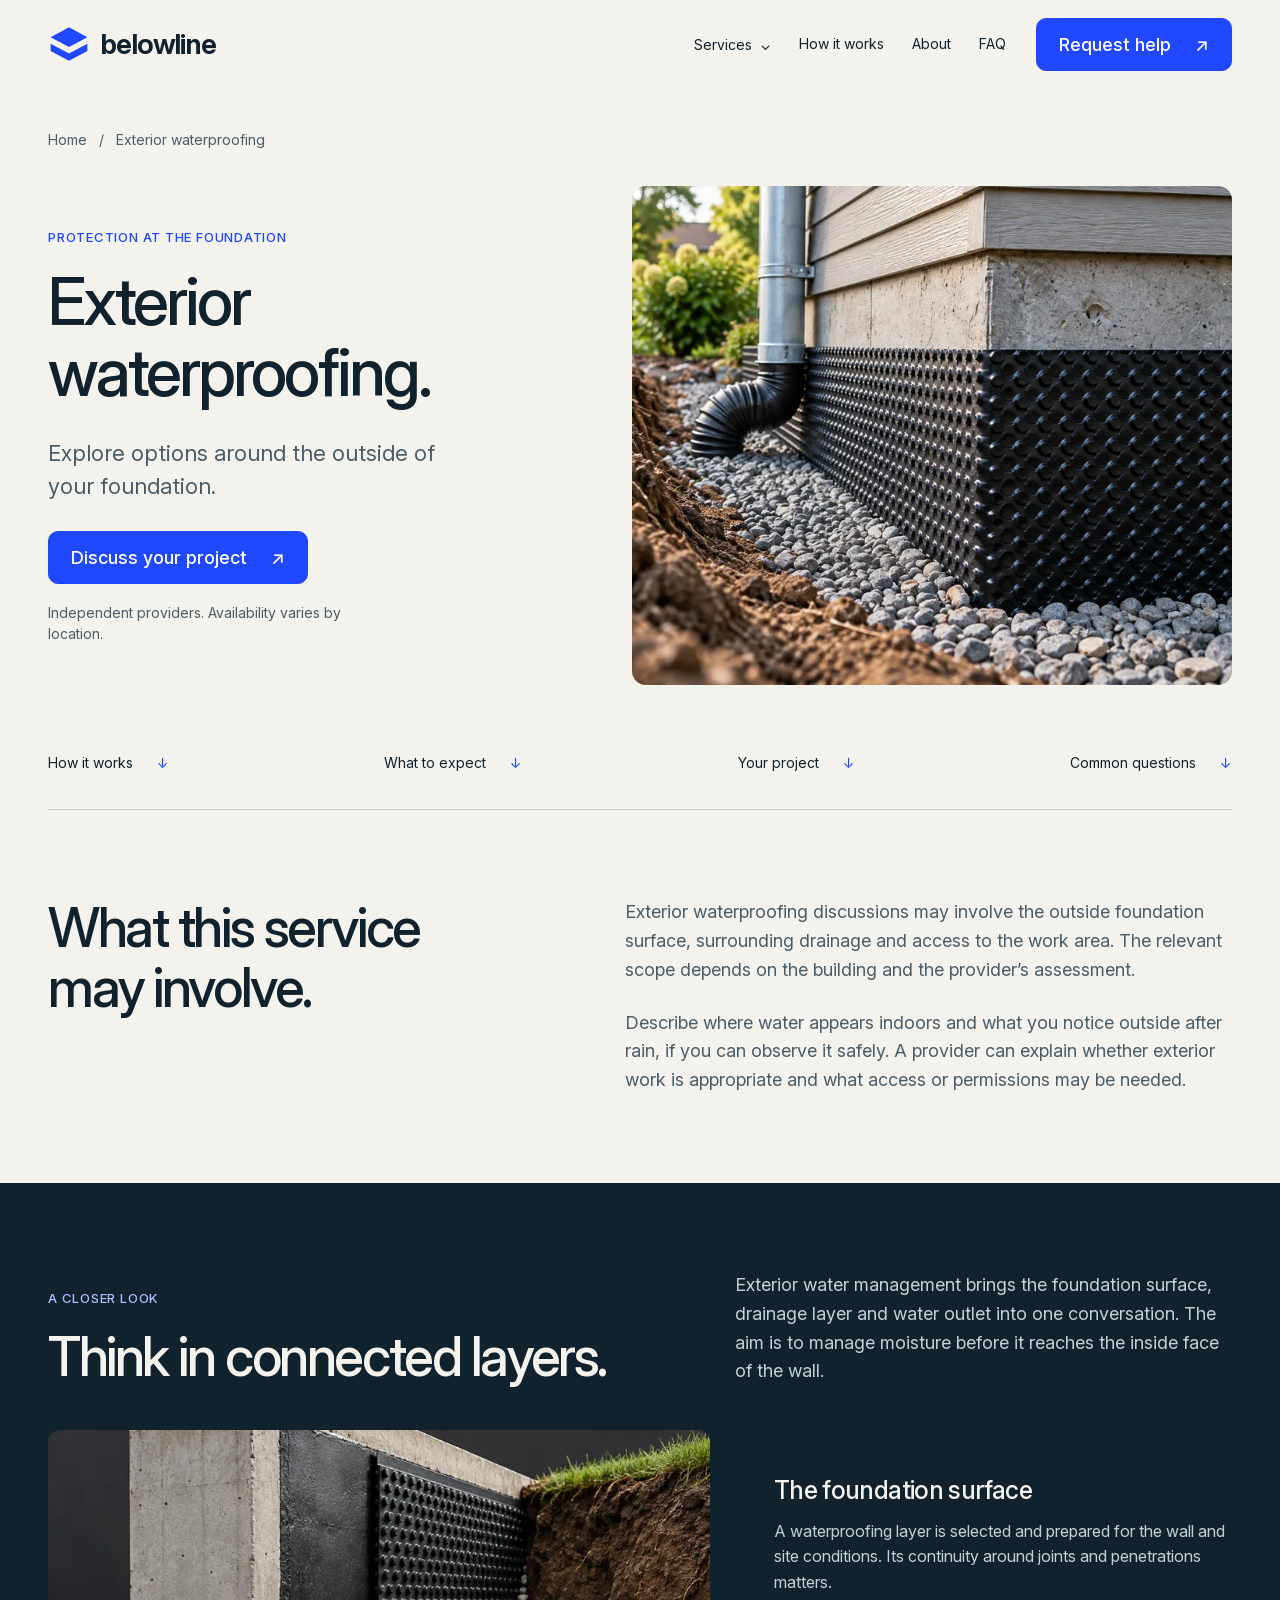
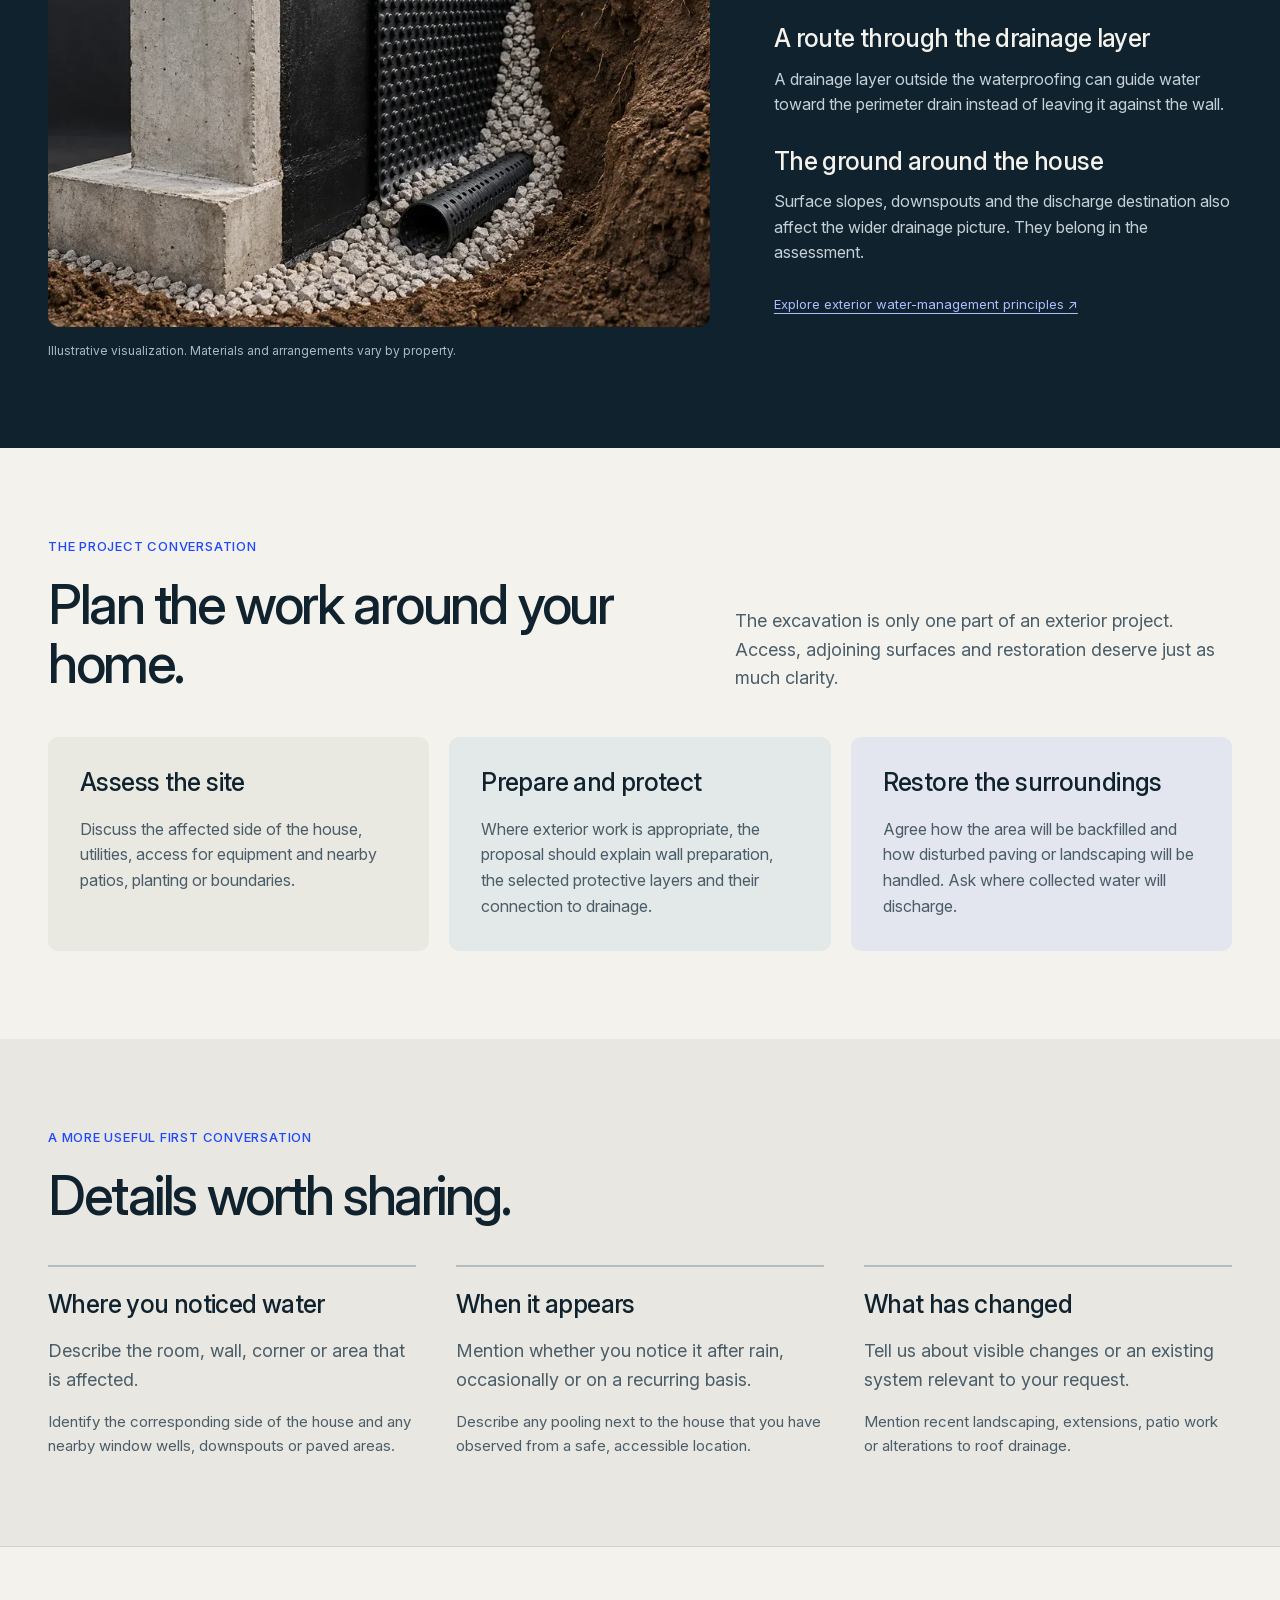
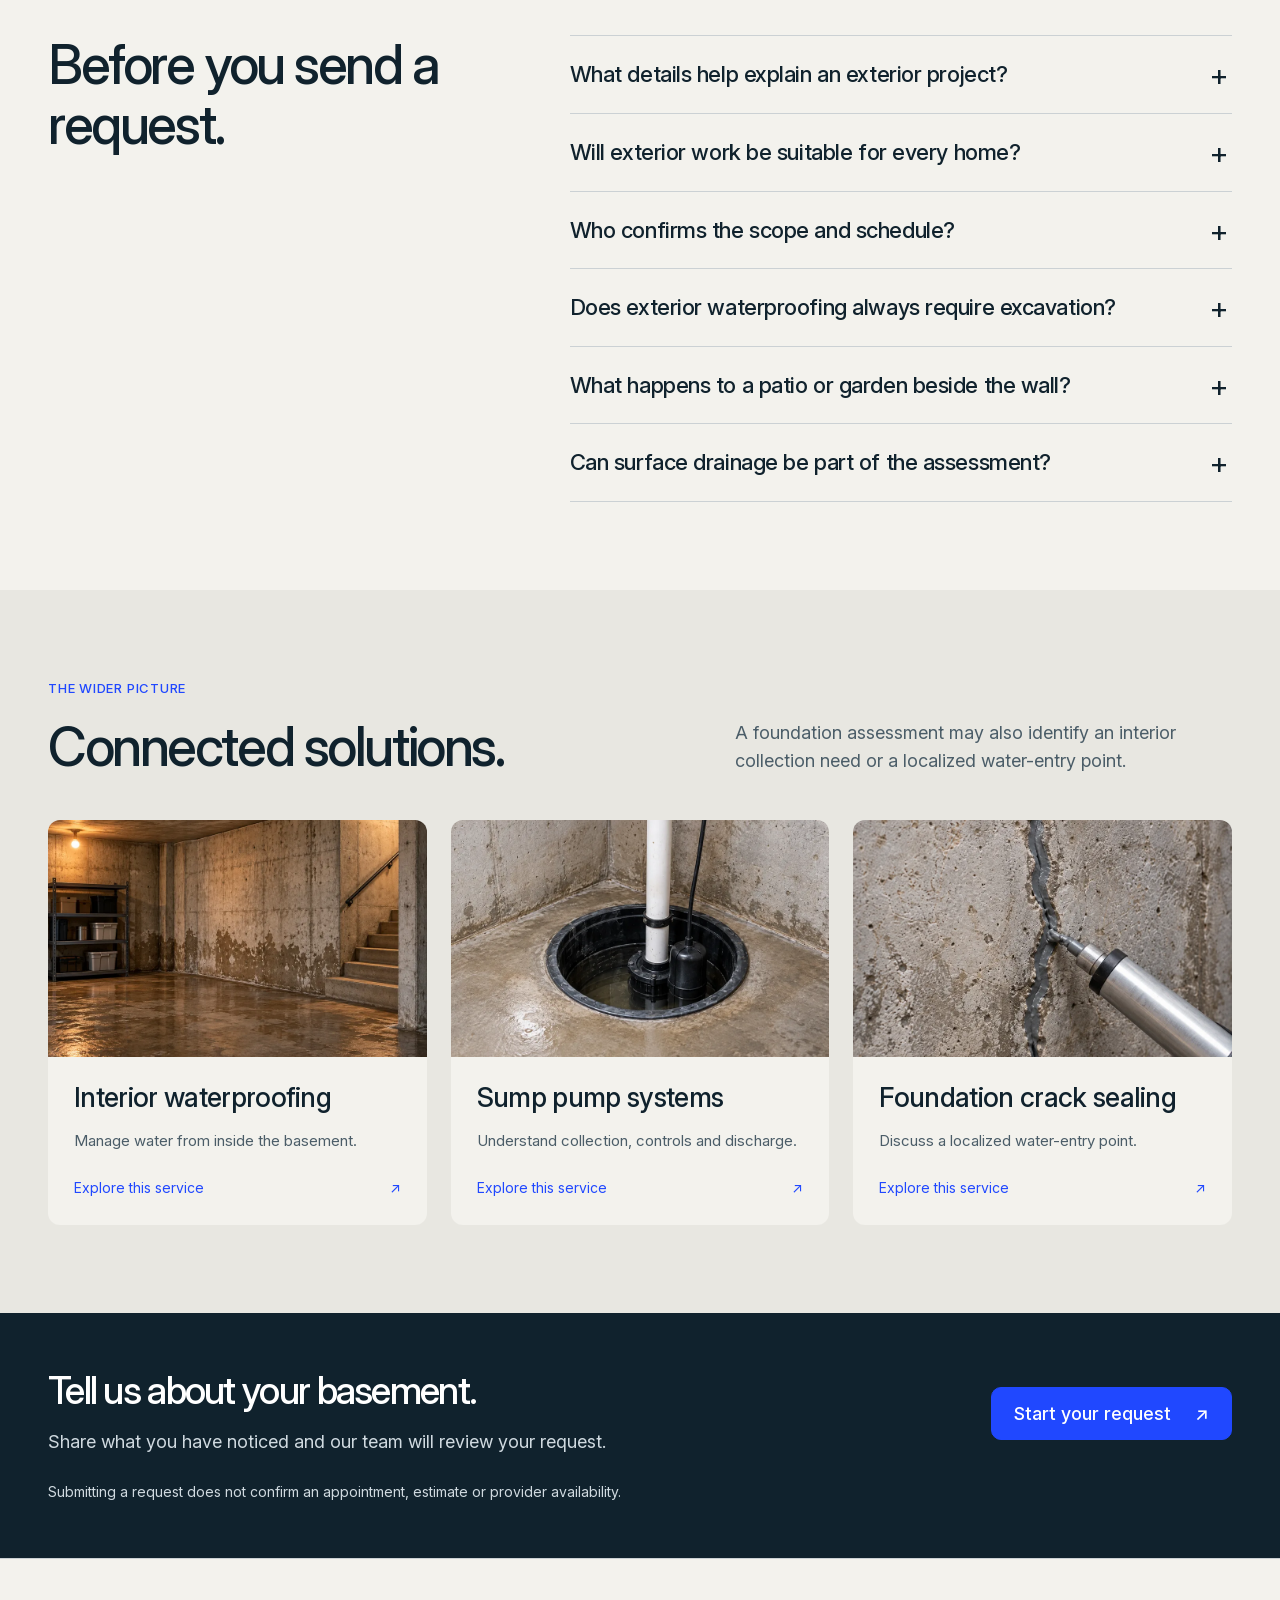
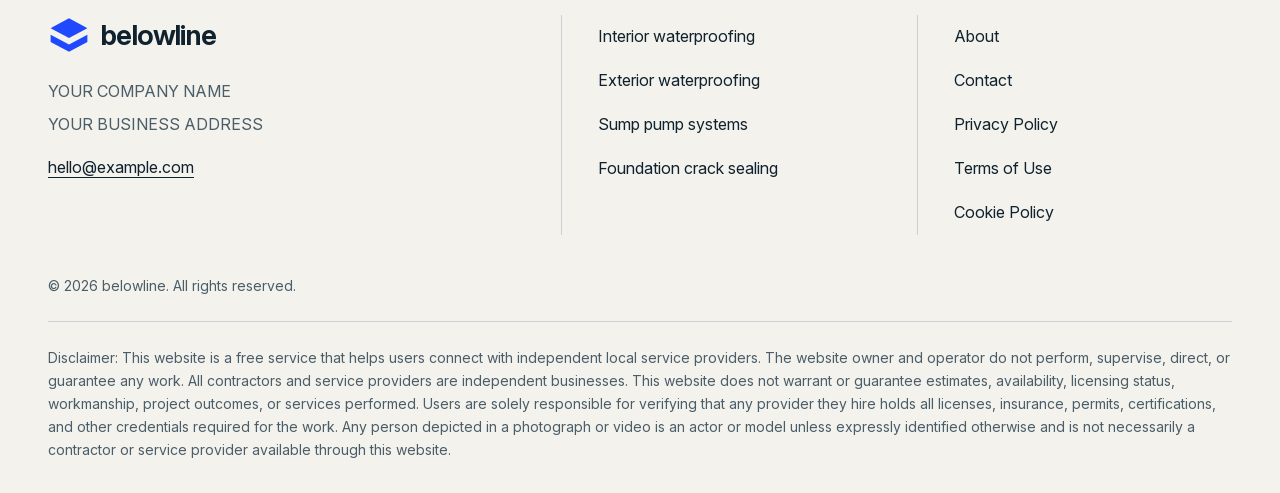
<file: exterior-waterproofing.html>
<!doctype html>

<html data-page="exterior-waterproofing" lang="en">
  <head>
    <!-- Set data-page on <html>: index or the exact service/legal slug. -->
    <meta charset="utf-8" />
    <meta content="width=device-width, initial-scale=1" name="viewport" />
    <title>Exterior waterproofing | belowline</title>
    <link href="assets/brand/favicon.svg?v=3" rel="icon" />
    <link href="css/fonts.css" rel="stylesheet" />
    <link href="css/base.css?v=4" rel="stylesheet" />
    <script defer="" src="config/config.js?v=5"></script>
    <script defer="" src="js/brand.js?v=3"></script>
    <script defer="" src="js/motion.js?v=5"></script>
    <script defer="" src="js/navigation.js"></script>
    <script defer="" src="js/forms.js?v=5"></script>
    <meta content="Explore options around the outside of your foundation." name="description" />
    <meta content="#F3F2ED" name="theme-color" />
    <link href="css/site.css?v=12" rel="stylesheet" />
    <script src="js/page-transitions.js?v=2"></script>
    <link href="css/pages/service.css?v=3" rel="stylesheet" />
  </head>
  <body>
    <a class="skip-link" href="#main">Skip to content</a>
    <header class="site-header">
      <div class="container header-inner">
        <a aria-label="Home" class="brand" href="index.html"
          ><img
            alt=""
            aria-hidden="true"
            data-logo=""
            height="42"
            src="assets/brand/logo.svg?v=3"
            width="42"
          /><span data-brand-name="">belowline</span></a
        >
        <nav aria-label="Main navigation" class="desktop-nav">
          <div class="dropdown" data-services-dropdown="">
            <button
              aria-controls="services-panel"
              aria-expanded="false"
              class="nav-trigger"
              type="button"
            >
              Services <span aria-hidden="true">⌄</span>
            </button>
            <div class="dropdown-panel" data-dropdown-panel="" hidden="" id="services-panel">
              <a href="interior-waterproofing.html">Interior waterproofing</a
              ><a href="exterior-waterproofing.html">Exterior waterproofing</a
              ><a href="sump-pump-systems.html">Sump pump systems</a
              ><a href="foundation-crack-sealing.html">Foundation crack sealing</a>
            </div>
          </div>
          <a href="index.html#how-it-works">How it works</a><a href="index.html#about">About</a
          ><a href="index.html#faq">FAQ</a>
        </nav>
        <a class="button header-cta" href="index.html#contact"
          >Request help <span aria-hidden="true" class="arrow">↗</span></a
        ><button
          aria-controls="mobile-menu"
          aria-expanded="false"
          aria-label="Open menu"
          class="menu-open-button"
          data-menu-open=""
          type="button"
        >
          ☰
        </button>
      </div>
    </header>
    <dialog aria-label="Navigation" class="menu-dialog" data-mobile-menu="" id="mobile-menu">
      <div class="menu-top">
        <a aria-label="Home" class="brand" href="index.html"
          ><img
            alt=""
            aria-hidden="true"
            data-logo=""
            height="42"
            src="assets/brand/logo.svg?v=3"
            width="42"
          /><span data-brand-name="">belowline</span></a
        ><button aria-label="Close menu" class="menu-close" data-menu-close="" type="button">
          ×
        </button>
      </div>
      <nav aria-label="Mobile navigation" class="mobile-links">
        <details data-menu-item="">
          <summary>Services</summary>
          <div>
            <a href="interior-waterproofing.html">Interior waterproofing</a
            ><a href="exterior-waterproofing.html">Exterior waterproofing</a
            ><a href="sump-pump-systems.html">Sump pump systems</a
            ><a href="foundation-crack-sealing.html">Foundation crack sealing</a>
          </div>
        </details>
        <a data-menu-item="" href="index.html#how-it-works">How it works</a
        ><a data-menu-item="" href="index.html#about">About</a
        ><a data-menu-item="" href="index.html#faq">FAQ</a
        ><a data-menu-item="" href="index.html#contact">Contact</a>
      </nav>
      <a class="button" href="index.html#contact"
        >Request help <span aria-hidden="true" class="arrow">↗</span></a
      >
      <p class="note" style="margin-top: 20px">
        Independent providers. Availability varies by location.
      </p>
    </dialog>
    <noscript
      ><nav aria-label="Navigation without JavaScript" class="container nojs-nav">
        <a href="interior-waterproofing.html">Interior waterproofing</a
        ><a href="exterior-waterproofing.html">Exterior waterproofing</a
        ><a href="sump-pump-systems.html">Sump pump systems</a
        ><a href="foundation-crack-sealing.html">Foundation crack sealing</a
        ><a href="index.html#how-it-works">How it works</a><a href="index.html#about">About</a
        ><a href="index.html#faq">FAQ</a><a href="index.html#contact">Contact</a>
      </nav></noscript
    >
    <main id="main" tabindex="-1">
      <section class="section service-hero">
        <div class="container">
          <nav aria-label="Breadcrumb" class="breadcrumb">
            <a href="index.html">Home</a><span aria-hidden="true">/</span
            ><span aria-current="page">Exterior waterproofing</span>
          </nav>
          <div class="service-hero-grid">
            <div>
              <p class="service-eyebrow">Protection at the foundation</p>
              <h1>Exterior waterproofing.</h1>
              <p class="lead">Explore options around the outside of your foundation.</p>
              <a class="button" href="index.html?service=exterior-waterproofing#contact"
                >Discuss your project <span aria-hidden="true" class="arrow">↗</span></a
              >
              <p class="note">Independent providers. Availability varies by location.</p>
            </div>
            <picture class="photo-wrap"
              ><source
                sizes="(min-width: 1200px) 640px, (min-width: 768px) 48vw, 100vw"
                srcset="
                  assets/photos/exterior-v2-480.webp?v=4   480w,
                  assets/photos/exterior-v2-960.webp?v=4   960w,
                  assets/photos/exterior-v2-1440.webp?v=4 1440w
                "
                type="image/webp" />
              <img
                alt="Illustrative exterior foundation and waterproofing membrane"
                class="photo"
                data-hero-image=""
                fetchpriority="high"
                height="1024"
                loading="eager"
                src="assets/photos/exterior-v2-1440.webp?v=4"
                width="1536"
            /></picture>
          </div>
          <nav aria-label="On this page" class="service-jump-links">
            <a href="#system-details">How it works <span aria-hidden="true">↓</span></a>
            <a href="#project-process">What to expect <span aria-hidden="true">↓</span></a>
            <a href="#useful-details">Your project <span aria-hidden="true">↓</span></a>
            <a href="#service-faq">Common questions <span aria-hidden="true">↓</span></a>
          </nav>
        </div>
      </section>
      <section class="section service-overview" id="service-explanation" tabindex="-1">
        <div class="container">
          <div class="editorial-grid">
            <h2 data-reveal="">What this service may involve.</h2>
            <div>
              <p>
                Exterior waterproofing discussions may involve the outside foundation surface,
                surrounding drainage and access to the work area. The relevant scope depends on the
                building and the provider’s assessment.
              </p>
              <p>
                Describe where water appears indoors and what you notice outside after rain, if you
                can observe it safely. A provider can explain whether exterior work is appropriate
                and what access or permissions may be needed.
              </p>
            </div>
          </div>
        </div>
      </section>
      <section class="section service-system" id="system-details" tabindex="-1">
        <div class="container">
          <div class="service-section-heading" data-reveal="">
            <div>
              <p class="service-eyebrow">A closer look</p>
              <h2 data-reveal="">Think in connected layers.</h2>
            </div>
            <p>
              Exterior water management brings the foundation surface, drainage layer and water
              outlet into one conversation. The aim is to manage moisture before it reaches the
              inside face of the wall.
            </p>
          </div>
          <div class="service-system-grid" data-reveal-group="">
            <figure class="service-detail-figure" data-reveal="">
              <picture class="service-detail-picture">
                <source
                  sizes="(min-width: 1200px) 760px, (min-width: 768px) 60vw, calc(100vw - 40px)"
                  srcset="
                    assets/photos/exterior-detail-480.webp?v=4   480w,
                    assets/photos/exterior-detail-960.webp?v=4   960w,
                    assets/photos/exterior-detail-1440.webp?v=4 1440w
                  "
                  type="image/webp"
                />
                <img
                  alt="Illustrative exterior foundation cutaway with a waterproof layer, dimpled drainage sheet and gravel surrounding a footing drain"
                  class="photo"
                  height="1024"
                  loading="lazy"
                  src="assets/photos/exterior-detail-960.webp?v=4"
                  width="1536"
                />
              </picture>
              <figcaption>
                Illustrative visualization. Materials and arrangements vary by property.
              </figcaption>
            </figure>
            <div class="service-principles">
              <div class="service-principle">
                <h3>The foundation surface</h3>
                <p>
                  A waterproofing layer is selected and prepared for the wall and site conditions.
                  Its continuity around joints and penetrations matters.
                </p>
              </div>
              <div class="service-principle">
                <h3>A route through the drainage layer</h3>
                <p>
                  A drainage layer outside the waterproofing can guide water toward the perimeter
                  drain instead of leaving it against the wall.
                </p>
              </div>
              <div class="service-principle">
                <h3>The ground around the house</h3>
                <p>
                  Surface slopes, downspouts and the discharge destination also affect the wider
                  drainage picture. They belong in the assessment.
                </p>
              </div>
              <a
                class="service-source"
                href="https://basc.pnnl.gov/resource-guides/below-grade-water-management-urban-sites"
                rel="noopener noreferrer"
                target="_blank"
                >Explore exterior water-management principles <span aria-hidden="true">↗</span></a
              >
            </div>
          </div>
        </div>
      </section>
      <section class="section service-process" id="project-process" tabindex="-1">
        <div class="container">
          <div class="service-section-heading" data-reveal="">
            <div>
              <p class="service-eyebrow">The project conversation</p>
              <h2 data-reveal="">Plan the work around your home.</h2>
            </div>
            <p>
              The excavation is only one part of an exterior project. Access, adjoining surfaces and
              restoration deserve just as much clarity.
            </p>
          </div>
          <div class="service-process-grid" data-reveal-group="">
            <article>
              <h3>Assess the site</h3>
              <p>
                Discuss the affected side of the house, utilities, access for equipment and nearby
                patios, planting or boundaries.
              </p>
            </article>
            <article>
              <h3>Prepare and protect</h3>
              <p>
                Where exterior work is appropriate, the proposal should explain wall preparation,
                the selected protective layers and their connection to drainage.
              </p>
            </article>
            <article>
              <h3>Restore the surroundings</h3>
              <p>
                Agree how the area will be backfilled and how disturbed paving or landscaping will
                be handled. Ask where collected water will discharge.
              </p>
            </article>
          </div>
        </div>
      </section>
      <section class="section service-checklist" id="useful-details" tabindex="-1">
        <div class="container">
          <p class="service-eyebrow">A more useful first conversation</p>
          <h2 data-reveal="">Details worth sharing.</h2>
          <div class="details-grid" data-reveal-group="">
            <article>
              <h3>Where you noticed water</h3>
              <p>Describe the room, wall, corner or area that is affected.</p>
              <p class="service-detail-note">
                Identify the corresponding side of the house and any nearby window wells, downspouts
                or paved areas.
              </p>
            </article>
            <article>
              <h3>When it appears</h3>
              <p>Mention whether you notice it after rain, occasionally or on a recurring basis.</p>
              <p class="service-detail-note">
                Describe any pooling next to the house that you have observed from a safe,
                accessible location.
              </p>
            </article>
            <article>
              <h3>What has changed</h3>
              <p>Tell us about visible changes or an existing system relevant to your request.</p>
              <p class="service-detail-note">
                Mention recent landscaping, extensions, patio work or alterations to roof drainage.
              </p>
            </article>
          </div>
        </div>
      </section>
      <section class="section faq-section" id="service-faq" tabindex="-1">
        <div class="container">
          <div class="editorial-grid">
            <h2 data-reveal="">Before you send a request.</h2>
            <div class="faq" data-reveal-group="">
              <details>
                <summary>What details help explain an exterior project?</summary>
                <div class="answer">
                  <p>
                    Mention the affected side of the house, when water appears, and any known access
                    limitations. Do not include private entry codes.
                  </p>
                </div>
              </details>
              <details>
                <summary>Will exterior work be suitable for every home?</summary>
                <div class="answer">
                  <p>
                    No. Building conditions, access and the source of moisture can affect the
                    available options. Discuss these factors with an independent provider.
                  </p>
                </div>
              </details>
              <details>
                <summary>Who confirms the scope and schedule?</summary>
                <div class="answer">
                  <p>
                    The provider confirms whether they can take on the project and discusses scope,
                    estimates, permits and timing directly with you.
                  </p>
                </div>
              </details>
              <details>
                <summary>Does exterior waterproofing always require excavation?</summary>
                <div class="answer">
                  <p>
                    Work on an existing below-ground foundation surface can involve excavation, but
                    the extent depends on the proposed approach and site access. Ask the provider to
                    show the work area and explain any alternatives they are considering.
                  </p>
                </div>
              </details>
              <details>
                <summary>What happens to a patio or garden beside the wall?</summary>
                <div class="answer">
                  <p>
                    Ask which surfaces and planting will be disturbed, what can be protected and who
                    is responsible for reinstatement. Have those boundaries included in the proposed
                    scope.
                  </p>
                </div>
              </details>
              <details>
                <summary>Can surface drainage be part of the assessment?</summary>
                <div class="answer">
                  <p>
                    Yes. Tell the provider about gutters, downspouts and areas where water collects
                    near the building. These observations can help them consider the site as a
                    whole.
                  </p>
                </div>
              </details>
            </div>
          </div>
        </div>
      </section>
      <section aria-labelledby="related-title" class="section service-related">
        <div class="container">
          <div class="service-section-heading" data-reveal="">
            <div>
              <p class="service-eyebrow">The wider picture</p>
              <h2 data-reveal="" id="related-title">Connected solutions.</h2>
            </div>
            <p>
              A foundation assessment may also identify an interior collection need or a localized
              water-entry point.
            </p>
          </div>
          <div class="service-related-grid" data-reveal-group="">
            <a class="service-related-card" href="interior-waterproofing.html">
              <picture class="service-related-picture">
                <source
                  sizes="(min-width: 1200px) 760px, (min-width: 768px) 60vw, calc(100vw - 40px)"
                  srcset="
                    assets/photos/interior-v2-480.webp?v=4   480w,
                    assets/photos/interior-v2-960.webp?v=4   960w,
                    assets/photos/interior-v2-1440.webp?v=4 1440w
                  "
                  type="image/webp"
                />
                <img
                  alt=""
                  class="photo"
                  height="1024"
                  loading="lazy"
                  src="assets/photos/interior-v2-960.webp?v=4"
                  width="1536"
                />
              </picture>
              <div>
                <h3>Interior waterproofing</h3>
                <p>Manage water from inside the basement.</p>
                <span class="service-related-link"
                  >Explore this service <span aria-hidden="true">↗</span></span
                >
              </div> </a
            ><a class="service-related-card" href="sump-pump-systems.html">
              <picture class="service-related-picture">
                <source
                  sizes="(min-width: 1200px) 760px, (min-width: 768px) 60vw, calc(100vw - 40px)"
                  srcset="
                    assets/photos/sump-v2-480.webp?v=4   480w,
                    assets/photos/sump-v2-960.webp?v=4   960w,
                    assets/photos/sump-v2-1440.webp?v=4 1440w
                  "
                  type="image/webp"
                />
                <img
                  alt=""
                  class="photo"
                  height="1024"
                  loading="lazy"
                  src="assets/photos/sump-v2-960.webp?v=4"
                  width="1536"
                />
              </picture>
              <div>
                <h3>Sump pump systems</h3>
                <p>Understand collection, controls and discharge.</p>
                <span class="service-related-link"
                  >Explore this service <span aria-hidden="true">↗</span></span
                >
              </div> </a
            ><a class="service-related-card" href="foundation-crack-sealing.html">
              <picture class="service-related-picture">
                <source
                  sizes="(min-width: 1200px) 760px, (min-width: 768px) 60vw, calc(100vw - 40px)"
                  srcset="
                    assets/photos/crack-v2-480.webp?v=4   480w,
                    assets/photos/crack-v2-960.webp?v=4   960w,
                    assets/photos/crack-v2-1440.webp?v=4 1440w
                  "
                  type="image/webp"
                />
                <img
                  alt=""
                  class="photo"
                  height="1024"
                  loading="lazy"
                  src="assets/photos/crack-v2-960.webp?v=4"
                  width="1536"
                />
              </picture>
              <div>
                <h3>Foundation crack sealing</h3>
                <p>Discuss a localized water-entry point.</p>
                <span class="service-related-link"
                  >Explore this service <span aria-hidden="true">↗</span></span
                >
              </div>
            </a>
          </div>
        </div>
      </section>
      <section class="section dark closing-section" id="start-request" tabindex="-1">
        <div class="container">
          <div class="closing-grid" data-reveal-group="">
            <div>
              <h2 data-reveal="">Tell us about your basement.</h2>
              <p>Share what you have noticed and our team will review your request.</p>
            </div>
            <a class="button" href="index.html?service=exterior-waterproofing#contact"
              >Start your request <span aria-hidden="true" class="arrow">↗</span></a
            >
          </div>
          <p class="note section-note">
            Submitting a request does not confirm an appointment, estimate or provider availability.
          </p>
        </div>
      </section>
    </main>
    <footer class="site-footer">
      <div class="container">
        <div class="footer-grid">
          <div class="footer-company">
            <a aria-label="Home" class="brand" href="index.html"
              ><img
                alt=""
                aria-hidden="true"
                data-logo=""
                height="42"
                src="assets/brand/logo.svg?v=3"
                width="42"
              /><span data-brand-name="">belowline</span></a
            >
            <p data-config="brand.companyName">YOUR COMPANY NAME</p>
            <p data-config="contact.address">YOUR BUSINESS ADDRESS</p>
            <a data-contact-email="" href="mailto:hello@example.com">hello@example.com</a>
          </div>
          <nav aria-label="Service links" class="footer-links">
            <a href="interior-waterproofing.html">Interior waterproofing</a
            ><a href="exterior-waterproofing.html">Exterior waterproofing</a
            ><a href="sump-pump-systems.html">Sump pump systems</a
            ><a href="foundation-crack-sealing.html">Foundation crack sealing</a>
          </nav>
          <nav aria-label="Footer navigation" class="footer-links">
            <a href="index.html#about">About</a><a href="index.html#contact">Contact</a
            ><a href="privacy.html">Privacy Policy</a><a href="terms.html">Terms of Use</a
            ><a href="cookies.html">Cookie Policy</a>
          </nav>
        </div>
        <p class="copyright">
          © <span data-year="">2026</span> <span data-config="brand.name">belowline</span>. All
          rights reserved.
        </p>
        <p class="disclaimer" data-config="disclaimer">
          Disclaimer: This website is a free service that helps users connect with independent local
          service providers. The website owner and operator do not perform, supervise, direct, or
          guarantee any work. All contractors and service providers are independent businesses. This
          website does not warrant or guarantee estimates, availability, licensing status,
          workmanship, project outcomes, or services performed. Users are solely responsible for
          verifying that any provider they hire holds all licenses, insurance, permits,
          certifications, and other credentials required for the work. Any person depicted in a
          photograph or video is an actor or model unless expressly identified otherwise and is not
          necessarily a contractor or service provider available through this website.
        </p>
      </div>
    </footer>
  </body>
</html>
</file>
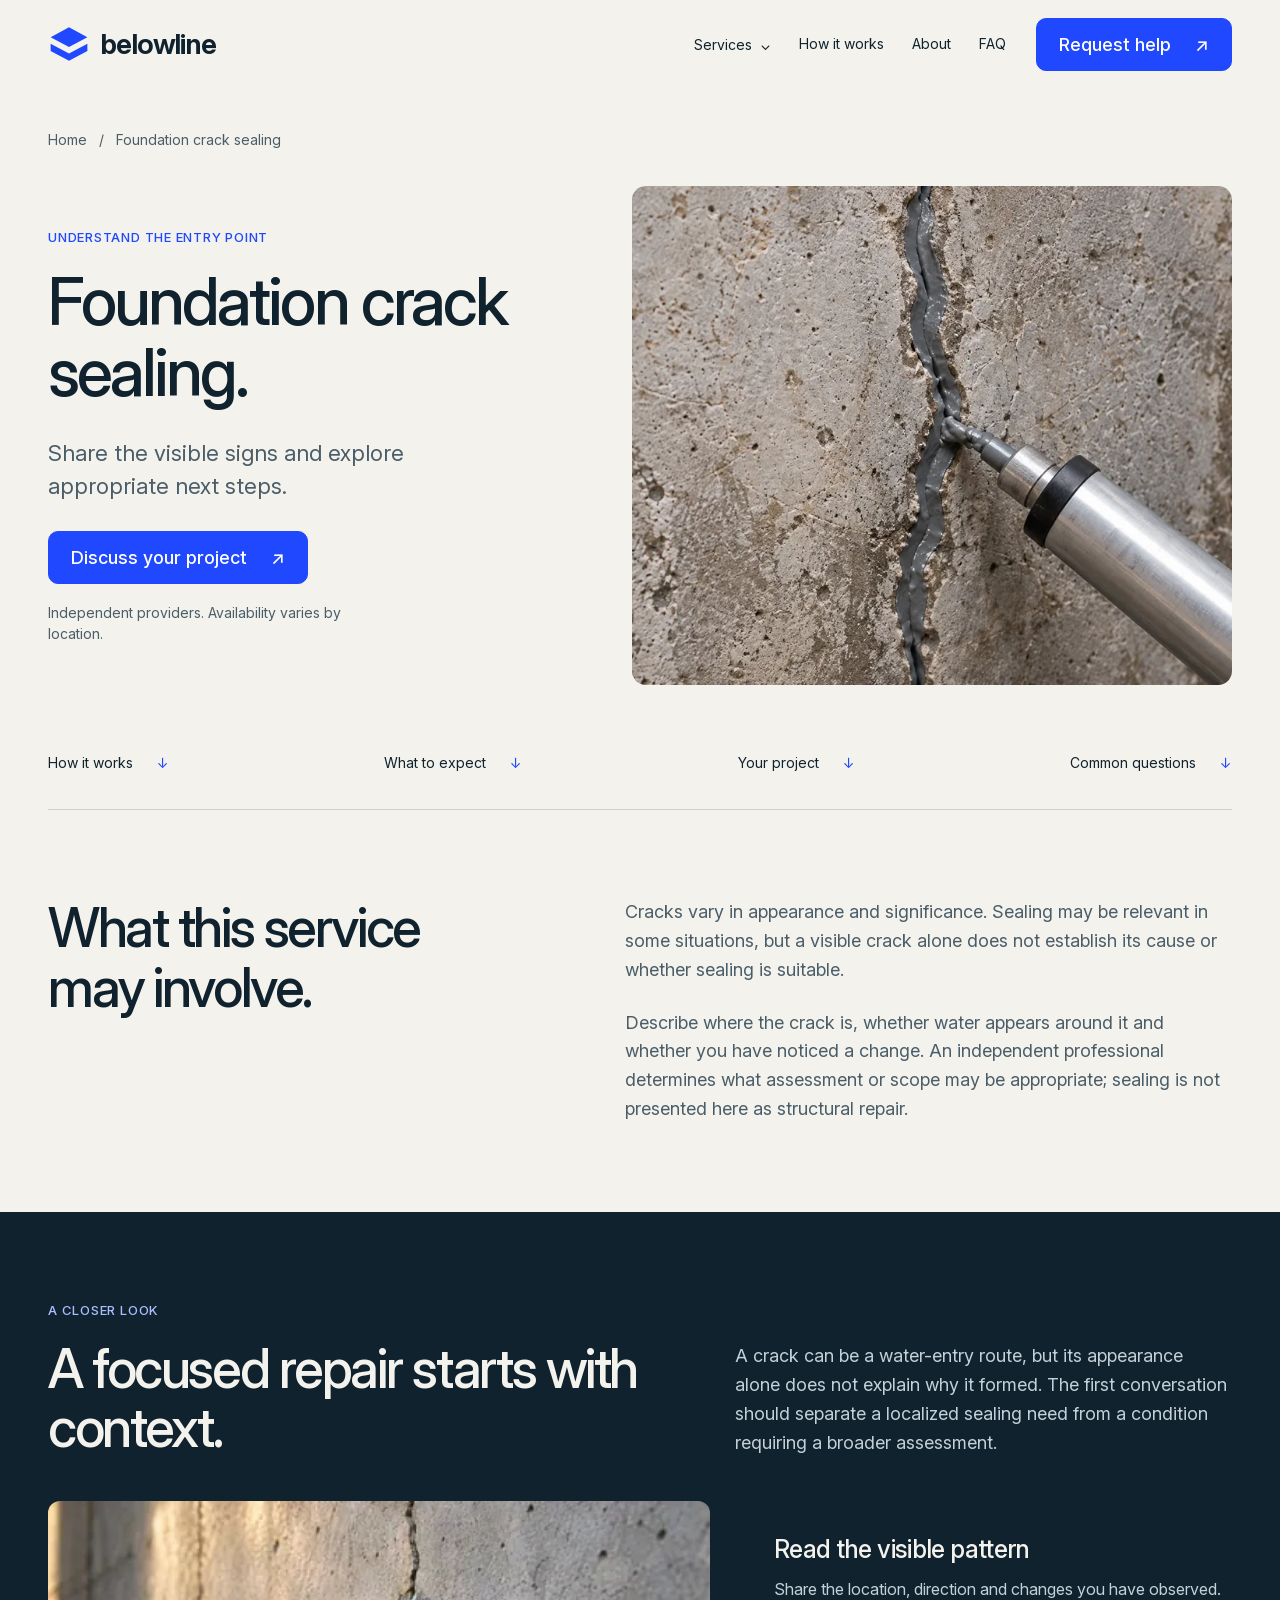
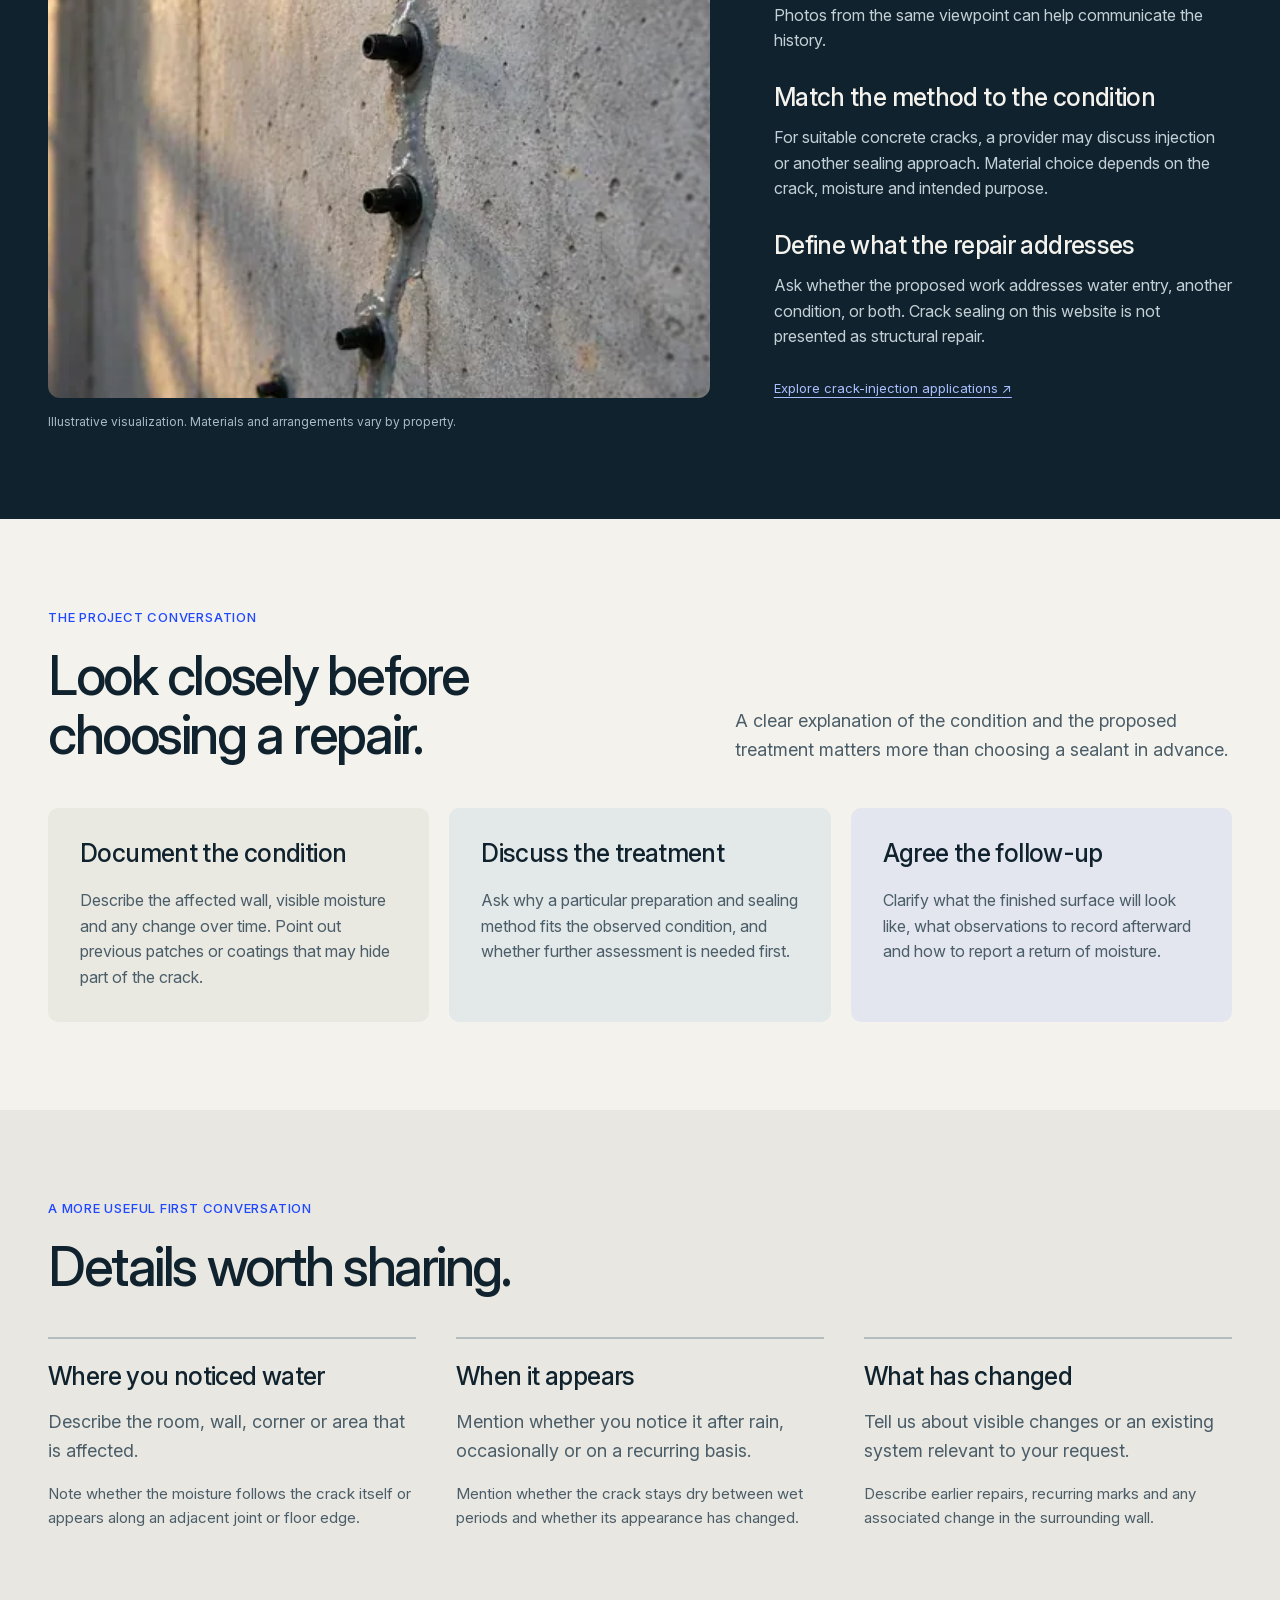
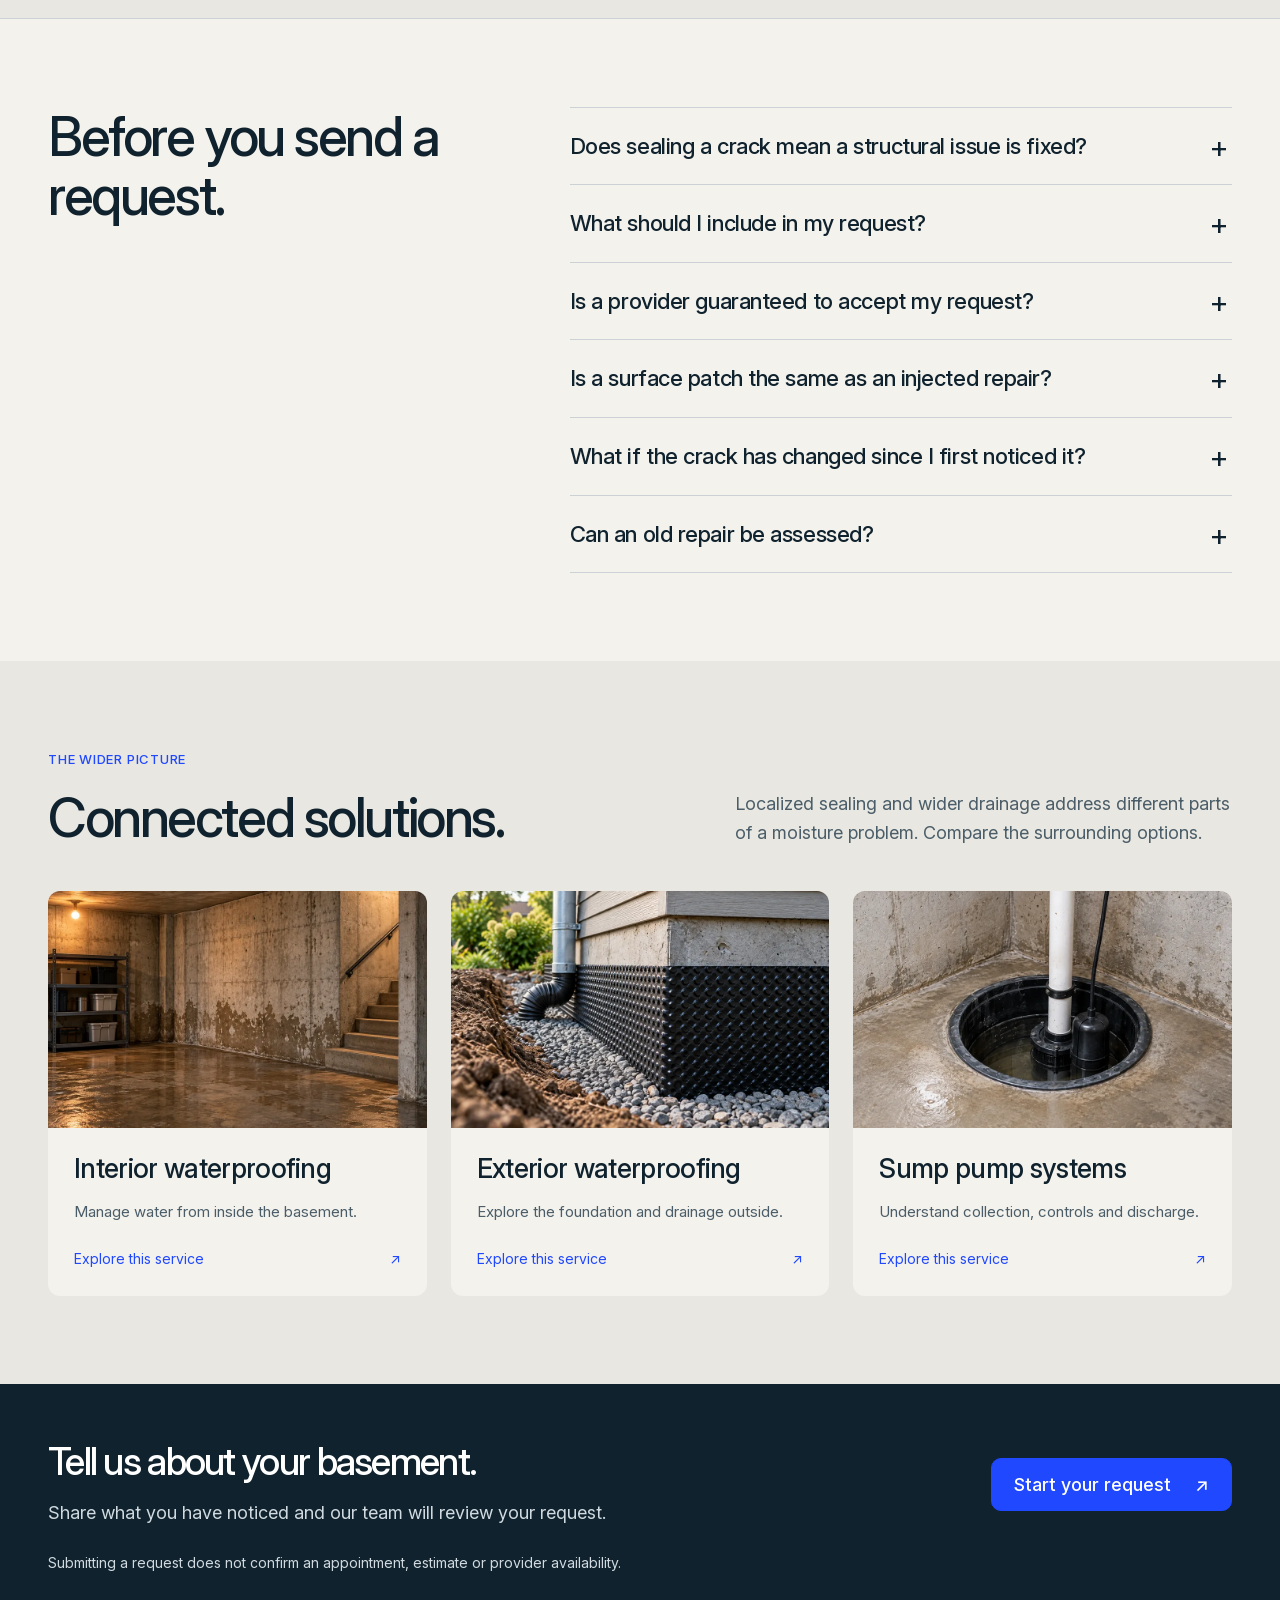
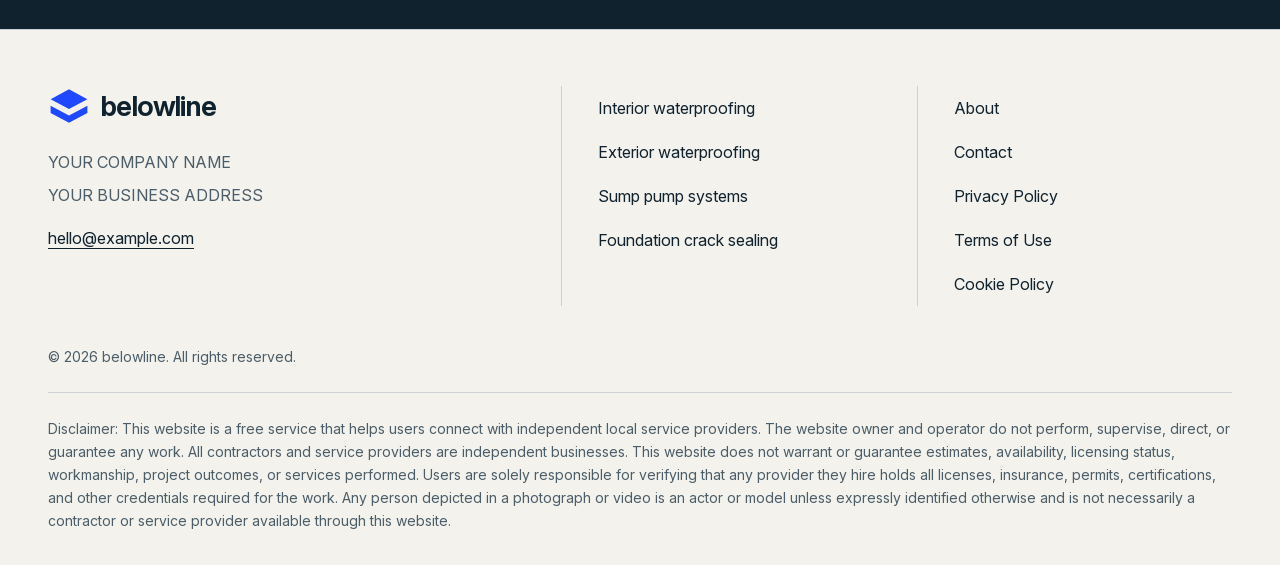
<file: foundation-crack-sealing.html>
<!doctype html>

<html data-page="foundation-crack-sealing" lang="en">
  <head>
    <!-- Set data-page on <html>: index or the exact service/legal slug. -->
    <meta charset="utf-8" />
    <meta content="width=device-width, initial-scale=1" name="viewport" />
    <title>Foundation crack sealing | belowline</title>
    <link href="assets/brand/favicon.svg?v=3" rel="icon" />
    <link href="css/fonts.css" rel="stylesheet" />
    <link href="css/base.css?v=4" rel="stylesheet" />
    <script defer="" src="config/config.js?v=5"></script>
    <script defer="" src="js/brand.js?v=3"></script>
    <script defer="" src="js/motion.js?v=5"></script>
    <script defer="" src="js/navigation.js"></script>
    <script defer="" src="js/forms.js?v=5"></script>
    <meta
      content="Share the visible signs and explore appropriate next steps."
      name="description"
    />
    <meta content="#F3F2ED" name="theme-color" />
    <link href="css/site.css?v=12" rel="stylesheet" />
    <script src="js/page-transitions.js?v=2"></script>
    <link href="css/pages/service.css?v=3" rel="stylesheet" />
  </head>
  <body>
    <a class="skip-link" href="#main">Skip to content</a>
    <header class="site-header">
      <div class="container header-inner">
        <a aria-label="Home" class="brand" href="index.html"
          ><img
            alt=""
            aria-hidden="true"
            data-logo=""
            height="42"
            src="assets/brand/logo.svg?v=3"
            width="42"
          /><span data-brand-name="">belowline</span></a
        >
        <nav aria-label="Main navigation" class="desktop-nav">
          <div class="dropdown" data-services-dropdown="">
            <button
              aria-controls="services-panel"
              aria-expanded="false"
              class="nav-trigger"
              type="button"
            >
              Services <span aria-hidden="true">⌄</span>
            </button>
            <div class="dropdown-panel" data-dropdown-panel="" hidden="" id="services-panel">
              <a href="interior-waterproofing.html">Interior waterproofing</a
              ><a href="exterior-waterproofing.html">Exterior waterproofing</a
              ><a href="sump-pump-systems.html">Sump pump systems</a
              ><a href="foundation-crack-sealing.html">Foundation crack sealing</a>
            </div>
          </div>
          <a href="index.html#how-it-works">How it works</a><a href="index.html#about">About</a
          ><a href="index.html#faq">FAQ</a>
        </nav>
        <a class="button header-cta" href="index.html#contact"
          >Request help <span aria-hidden="true" class="arrow">↗</span></a
        ><button
          aria-controls="mobile-menu"
          aria-expanded="false"
          aria-label="Open menu"
          class="menu-open-button"
          data-menu-open=""
          type="button"
        >
          ☰
        </button>
      </div>
    </header>
    <dialog aria-label="Navigation" class="menu-dialog" data-mobile-menu="" id="mobile-menu">
      <div class="menu-top">
        <a aria-label="Home" class="brand" href="index.html"
          ><img
            alt=""
            aria-hidden="true"
            data-logo=""
            height="42"
            src="assets/brand/logo.svg?v=3"
            width="42"
          /><span data-brand-name="">belowline</span></a
        ><button aria-label="Close menu" class="menu-close" data-menu-close="" type="button">
          ×
        </button>
      </div>
      <nav aria-label="Mobile navigation" class="mobile-links">
        <details data-menu-item="">
          <summary>Services</summary>
          <div>
            <a href="interior-waterproofing.html">Interior waterproofing</a
            ><a href="exterior-waterproofing.html">Exterior waterproofing</a
            ><a href="sump-pump-systems.html">Sump pump systems</a
            ><a href="foundation-crack-sealing.html">Foundation crack sealing</a>
          </div>
        </details>
        <a data-menu-item="" href="index.html#how-it-works">How it works</a
        ><a data-menu-item="" href="index.html#about">About</a
        ><a data-menu-item="" href="index.html#faq">FAQ</a
        ><a data-menu-item="" href="index.html#contact">Contact</a>
      </nav>
      <a class="button" href="index.html#contact"
        >Request help <span aria-hidden="true" class="arrow">↗</span></a
      >
      <p class="note" style="margin-top: 20px">
        Independent providers. Availability varies by location.
      </p>
    </dialog>
    <noscript
      ><nav aria-label="Navigation without JavaScript" class="container nojs-nav">
        <a href="interior-waterproofing.html">Interior waterproofing</a
        ><a href="exterior-waterproofing.html">Exterior waterproofing</a
        ><a href="sump-pump-systems.html">Sump pump systems</a
        ><a href="foundation-crack-sealing.html">Foundation crack sealing</a
        ><a href="index.html#how-it-works">How it works</a><a href="index.html#about">About</a
        ><a href="index.html#faq">FAQ</a><a href="index.html#contact">Contact</a>
      </nav></noscript
    >
    <main id="main" tabindex="-1">
      <section class="section service-hero">
        <div class="container">
          <nav aria-label="Breadcrumb" class="breadcrumb">
            <a href="index.html">Home</a><span aria-hidden="true">/</span
            ><span aria-current="page">Foundation crack sealing</span>
          </nav>
          <div class="service-hero-grid">
            <div>
              <p class="service-eyebrow">Understand the entry point</p>
              <h1>Foundation crack sealing.</h1>
              <p class="lead">Share the visible signs and explore appropriate next steps.</p>
              <a class="button" href="index.html?service=foundation-crack-sealing#contact"
                >Discuss your project <span aria-hidden="true" class="arrow">↗</span></a
              >
              <p class="note">Independent providers. Availability varies by location.</p>
            </div>
            <picture class="photo-wrap"
              ><source
                sizes="(min-width: 1200px) 640px, (min-width: 768px) 48vw, 100vw"
                srcset="
                  assets/photos/crack-v2-480.webp?v=4   480w,
                  assets/photos/crack-v2-960.webp?v=4   960w,
                  assets/photos/crack-v2-1440.webp?v=4 1440w
                "
                type="image/webp" />
              <img
                alt="Visible crack in a concrete basement wall"
                class="photo"
                data-hero-image=""
                fetchpriority="high"
                height="1024"
                loading="eager"
                src="assets/photos/crack-v2-1440.webp?v=4"
                width="1536"
            /></picture>
          </div>
          <nav aria-label="On this page" class="service-jump-links">
            <a href="#system-details">How it works <span aria-hidden="true">↓</span></a>
            <a href="#project-process">What to expect <span aria-hidden="true">↓</span></a>
            <a href="#useful-details">Your project <span aria-hidden="true">↓</span></a>
            <a href="#service-faq">Common questions <span aria-hidden="true">↓</span></a>
          </nav>
        </div>
      </section>
      <section class="section service-overview" id="service-explanation" tabindex="-1">
        <div class="container">
          <div class="editorial-grid">
            <h2 data-reveal="">What this service may involve.</h2>
            <div>
              <p>
                Cracks vary in appearance and significance. Sealing may be relevant in some
                situations, but a visible crack alone does not establish its cause or whether
                sealing is suitable.
              </p>
              <p>
                Describe where the crack is, whether water appears around it and whether you have
                noticed a change. An independent professional determines what assessment or scope
                may be appropriate; sealing is not presented here as structural repair.
              </p>
            </div>
          </div>
        </div>
      </section>
      <section class="section service-system" id="system-details" tabindex="-1">
        <div class="container">
          <div class="service-section-heading" data-reveal="">
            <div>
              <p class="service-eyebrow">A closer look</p>
              <h2 data-reveal="">A focused repair starts with context.</h2>
            </div>
            <p>
              A crack can be a water-entry route, but its appearance alone does not explain why it
              formed. The first conversation should separate a localized sealing need from a
              condition requiring a broader assessment.
            </p>
          </div>
          <div class="service-system-grid" data-reveal-group="">
            <figure class="service-detail-figure" data-reveal="">
              <picture class="service-detail-picture">
                <source
                  sizes="(min-width: 1200px) 760px, (min-width: 768px) 60vw, calc(100vw - 40px)"
                  srcset="
                    assets/photos/crack-detail-480.webp?v=4   480w,
                    assets/photos/crack-detail-960.webp?v=4   960w,
                    assets/photos/crack-detail-1440.webp?v=4 1440w
                  "
                  type="image/webp"
                />
                <img
                  alt="Illustrative close-up of injection ports and surface preparation along a narrow concrete foundation crack"
                  class="photo"
                  height="1024"
                  loading="lazy"
                  src="assets/photos/crack-detail-960.webp?v=4"
                  width="1536"
                />
              </picture>
              <figcaption>
                Illustrative visualization. Materials and arrangements vary by property.
              </figcaption>
            </figure>
            <div class="service-principles">
              <div class="service-principle">
                <h3>Read the visible pattern</h3>
                <p>
                  Share the location, direction and changes you have observed. Photos from the same
                  viewpoint can help communicate the history.
                </p>
              </div>
              <div class="service-principle">
                <h3>Match the method to the condition</h3>
                <p>
                  For suitable concrete cracks, a provider may discuss injection or another sealing
                  approach. Material choice depends on the crack, moisture and intended purpose.
                </p>
              </div>
              <div class="service-principle">
                <h3>Define what the repair addresses</h3>
                <p>
                  Ask whether the proposed work addresses water entry, another condition, or both.
                  Crack sealing on this website is not presented as structural repair.
                </p>
              </div>
              <a
                class="service-source"
                href="https://www.sika.com/en/construction/injections/concrete-masonry.html"
                rel="noopener noreferrer"
                target="_blank"
                >Explore crack-injection applications <span aria-hidden="true">↗</span></a
              >
            </div>
          </div>
        </div>
      </section>
      <section class="section service-process" id="project-process" tabindex="-1">
        <div class="container">
          <div class="service-section-heading" data-reveal="">
            <div>
              <p class="service-eyebrow">The project conversation</p>
              <h2 data-reveal="">Look closely before choosing a repair.</h2>
            </div>
            <p>
              A clear explanation of the condition and the proposed treatment matters more than
              choosing a sealant in advance.
            </p>
          </div>
          <div class="service-process-grid" data-reveal-group="">
            <article>
              <h3>Document the condition</h3>
              <p>
                Describe the affected wall, visible moisture and any change over time. Point out
                previous patches or coatings that may hide part of the crack.
              </p>
            </article>
            <article>
              <h3>Discuss the treatment</h3>
              <p>
                Ask why a particular preparation and sealing method fits the observed condition, and
                whether further assessment is needed first.
              </p>
            </article>
            <article>
              <h3>Agree the follow-up</h3>
              <p>
                Clarify what the finished surface will look like, what observations to record
                afterward and how to report a return of moisture.
              </p>
            </article>
          </div>
        </div>
      </section>
      <section class="section service-checklist" id="useful-details" tabindex="-1">
        <div class="container">
          <p class="service-eyebrow">A more useful first conversation</p>
          <h2 data-reveal="">Details worth sharing.</h2>
          <div class="details-grid" data-reveal-group="">
            <article>
              <h3>Where you noticed water</h3>
              <p>Describe the room, wall, corner or area that is affected.</p>
              <p class="service-detail-note">
                Note whether the moisture follows the crack itself or appears along an adjacent
                joint or floor edge.
              </p>
            </article>
            <article>
              <h3>When it appears</h3>
              <p>Mention whether you notice it after rain, occasionally or on a recurring basis.</p>
              <p class="service-detail-note">
                Mention whether the crack stays dry between wet periods and whether its appearance
                has changed.
              </p>
            </article>
            <article>
              <h3>What has changed</h3>
              <p>Tell us about visible changes or an existing system relevant to your request.</p>
              <p class="service-detail-note">
                Describe earlier repairs, recurring marks and any associated change in the
                surrounding wall.
              </p>
            </article>
          </div>
        </div>
      </section>
      <section class="section faq-section" id="service-faq" tabindex="-1">
        <div class="container">
          <div class="editorial-grid">
            <h2 data-reveal="">Before you send a request.</h2>
            <div class="faq" data-reveal-group="">
              <details>
                <summary>Does sealing a crack mean a structural issue is fixed?</summary>
                <div class="answer">
                  <p>
                    No. This website does not assess structural conditions or present crack sealing
                    as a guarantee of structural repair. Discuss the condition with an appropriately
                    qualified professional.
                  </p>
                </div>
              </details>
              <details>
                <summary>What should I include in my request?</summary>
                <div class="answer">
                  <p>
                    Mention the wall area, any moisture near the crack and changes you have
                    observed. You do not need to diagnose the cause.
                  </p>
                </div>
              </details>
              <details>
                <summary>Is a provider guaranteed to accept my request?</summary>
                <div class="answer">
                  <p>
                    No. Provider availability, assessment and acceptance depend on the location and
                    project. The website does not guarantee a connection or outcome.
                  </p>
                </div>
              </details>
              <details>
                <summary>Is a surface patch the same as an injected repair?</summary>
                <div class="answer">
                  <p>
                    They are different approaches. Injection introduces a selected material into the
                    crack, while a surface treatment acts at the face. Ask the provider what their
                    proposed method is intended to achieve and why it suits the condition.
                  </p>
                </div>
              </details>
              <details>
                <summary>What if the crack has changed since I first noticed it?</summary>
                <div class="answer">
                  <p>
                    Tell the provider what changed and over what period. Share dated observations if
                    you have them. A changing crack deserves assessment before assuming that a
                    localized sealing treatment is appropriate.
                  </p>
                </div>
              </details>
              <details>
                <summary>Can an old repair be assessed?</summary>
                <div class="answer">
                  <p>
                    Yes. Describe the previous work if known and whether water has returned along
                    the same line or elsewhere. The provider can explain whether the previous
                    treatment affects the next steps.
                  </p>
                </div>
              </details>
            </div>
          </div>
        </div>
      </section>
      <section aria-labelledby="related-title" class="section service-related">
        <div class="container">
          <div class="service-section-heading" data-reveal="">
            <div>
              <p class="service-eyebrow">The wider picture</p>
              <h2 data-reveal="" id="related-title">Connected solutions.</h2>
            </div>
            <p>
              Localized sealing and wider drainage address different parts of a moisture problem.
              Compare the surrounding options.
            </p>
          </div>
          <div class="service-related-grid" data-reveal-group="">
            <a class="service-related-card" href="interior-waterproofing.html">
              <picture class="service-related-picture">
                <source
                  sizes="(min-width: 1200px) 760px, (min-width: 768px) 60vw, calc(100vw - 40px)"
                  srcset="
                    assets/photos/interior-v2-480.webp?v=4   480w,
                    assets/photos/interior-v2-960.webp?v=4   960w,
                    assets/photos/interior-v2-1440.webp?v=4 1440w
                  "
                  type="image/webp"
                />
                <img
                  alt=""
                  class="photo"
                  height="1024"
                  loading="lazy"
                  src="assets/photos/interior-v2-960.webp?v=4"
                  width="1536"
                />
              </picture>
              <div>
                <h3>Interior waterproofing</h3>
                <p>Manage water from inside the basement.</p>
                <span class="service-related-link"
                  >Explore this service <span aria-hidden="true">↗</span></span
                >
              </div> </a
            ><a class="service-related-card" href="exterior-waterproofing.html">
              <picture class="service-related-picture">
                <source
                  sizes="(min-width: 1200px) 760px, (min-width: 768px) 60vw, calc(100vw - 40px)"
                  srcset="
                    assets/photos/exterior-v2-480.webp?v=4   480w,
                    assets/photos/exterior-v2-960.webp?v=4   960w,
                    assets/photos/exterior-v2-1440.webp?v=4 1440w
                  "
                  type="image/webp"
                />
                <img
                  alt=""
                  class="photo"
                  height="1024"
                  loading="lazy"
                  src="assets/photos/exterior-v2-960.webp?v=4"
                  width="1536"
                />
              </picture>
              <div>
                <h3>Exterior waterproofing</h3>
                <p>Explore the foundation and drainage outside.</p>
                <span class="service-related-link"
                  >Explore this service <span aria-hidden="true">↗</span></span
                >
              </div> </a
            ><a class="service-related-card" href="sump-pump-systems.html">
              <picture class="service-related-picture">
                <source
                  sizes="(min-width: 1200px) 760px, (min-width: 768px) 60vw, calc(100vw - 40px)"
                  srcset="
                    assets/photos/sump-v2-480.webp?v=4   480w,
                    assets/photos/sump-v2-960.webp?v=4   960w,
                    assets/photos/sump-v2-1440.webp?v=4 1440w
                  "
                  type="image/webp"
                />
                <img
                  alt=""
                  class="photo"
                  height="1024"
                  loading="lazy"
                  src="assets/photos/sump-v2-960.webp?v=4"
                  width="1536"
                />
              </picture>
              <div>
                <h3>Sump pump systems</h3>
                <p>Understand collection, controls and discharge.</p>
                <span class="service-related-link"
                  >Explore this service <span aria-hidden="true">↗</span></span
                >
              </div>
            </a>
          </div>
        </div>
      </section>
      <section class="section dark closing-section" id="start-request" tabindex="-1">
        <div class="container">
          <div class="closing-grid" data-reveal-group="">
            <div>
              <h2 data-reveal="">Tell us about your basement.</h2>
              <p>Share what you have noticed and our team will review your request.</p>
            </div>
            <a class="button" href="index.html?service=foundation-crack-sealing#contact"
              >Start your request <span aria-hidden="true" class="arrow">↗</span></a
            >
          </div>
          <p class="note section-note">
            Submitting a request does not confirm an appointment, estimate or provider availability.
          </p>
        </div>
      </section>
    </main>
    <footer class="site-footer">
      <div class="container">
        <div class="footer-grid">
          <div class="footer-company">
            <a aria-label="Home" class="brand" href="index.html"
              ><img
                alt=""
                aria-hidden="true"
                data-logo=""
                height="42"
                src="assets/brand/logo.svg?v=3"
                width="42"
              /><span data-brand-name="">belowline</span></a
            >
            <p data-config="brand.companyName">YOUR COMPANY NAME</p>
            <p data-config="contact.address">YOUR BUSINESS ADDRESS</p>
            <a data-contact-email="" href="mailto:hello@example.com">hello@example.com</a>
          </div>
          <nav aria-label="Service links" class="footer-links">
            <a href="interior-waterproofing.html">Interior waterproofing</a
            ><a href="exterior-waterproofing.html">Exterior waterproofing</a
            ><a href="sump-pump-systems.html">Sump pump systems</a
            ><a href="foundation-crack-sealing.html">Foundation crack sealing</a>
          </nav>
          <nav aria-label="Footer navigation" class="footer-links">
            <a href="index.html#about">About</a><a href="index.html#contact">Contact</a
            ><a href="privacy.html">Privacy Policy</a><a href="terms.html">Terms of Use</a
            ><a href="cookies.html">Cookie Policy</a>
          </nav>
        </div>
        <p class="copyright">
          © <span data-year="">2026</span> <span data-config="brand.name">belowline</span>. All
          rights reserved.
        </p>
        <p class="disclaimer" data-config="disclaimer">
          Disclaimer: This website is a free service that helps users connect with independent local
          service providers. The website owner and operator do not perform, supervise, direct, or
          guarantee any work. All contractors and service providers are independent businesses. This
          website does not warrant or guarantee estimates, availability, licensing status,
          workmanship, project outcomes, or services performed. Users are solely responsible for
          verifying that any provider they hire holds all licenses, insurance, permits,
          certifications, and other credentials required for the work. Any person depicted in a
          photograph or video is an actor or model unless expressly identified otherwise and is not
          necessarily a contractor or service provider available through this website.
        </p>
      </div>
    </footer>
  </body>
</html>
</file>
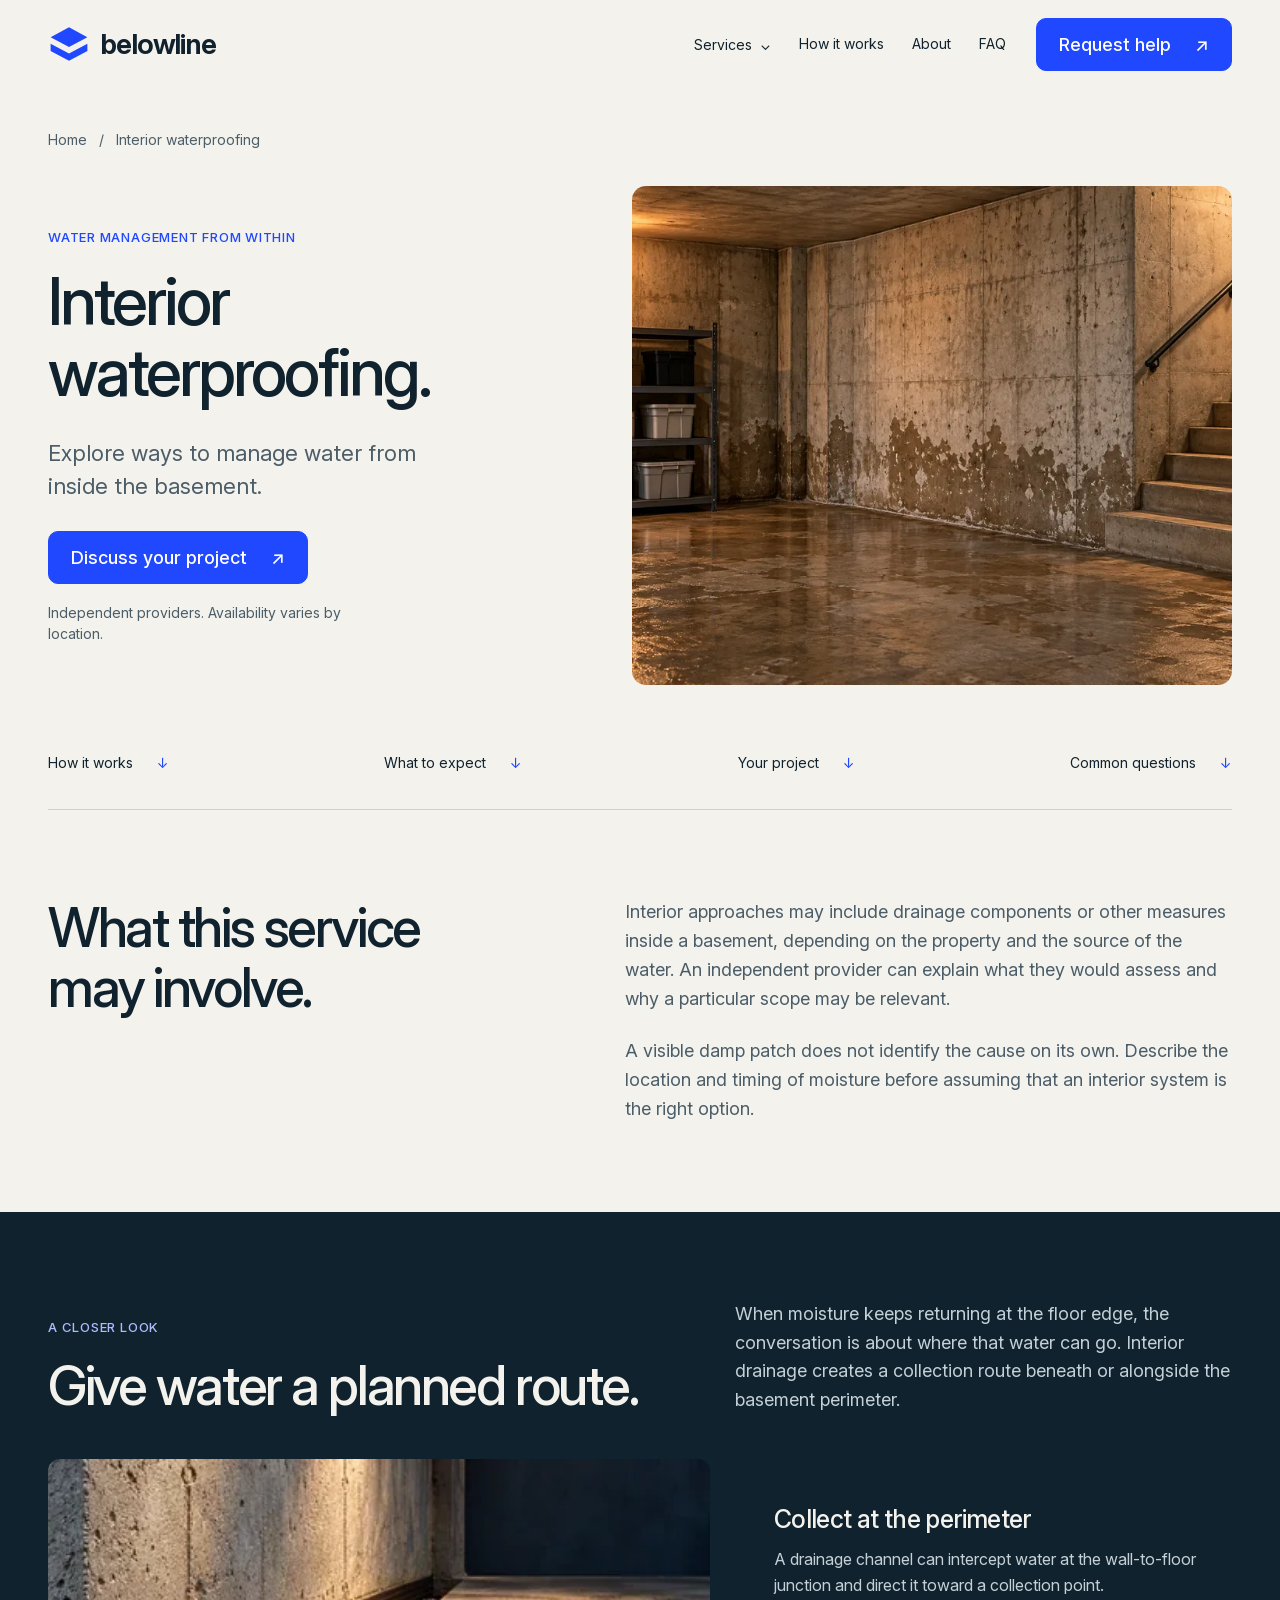
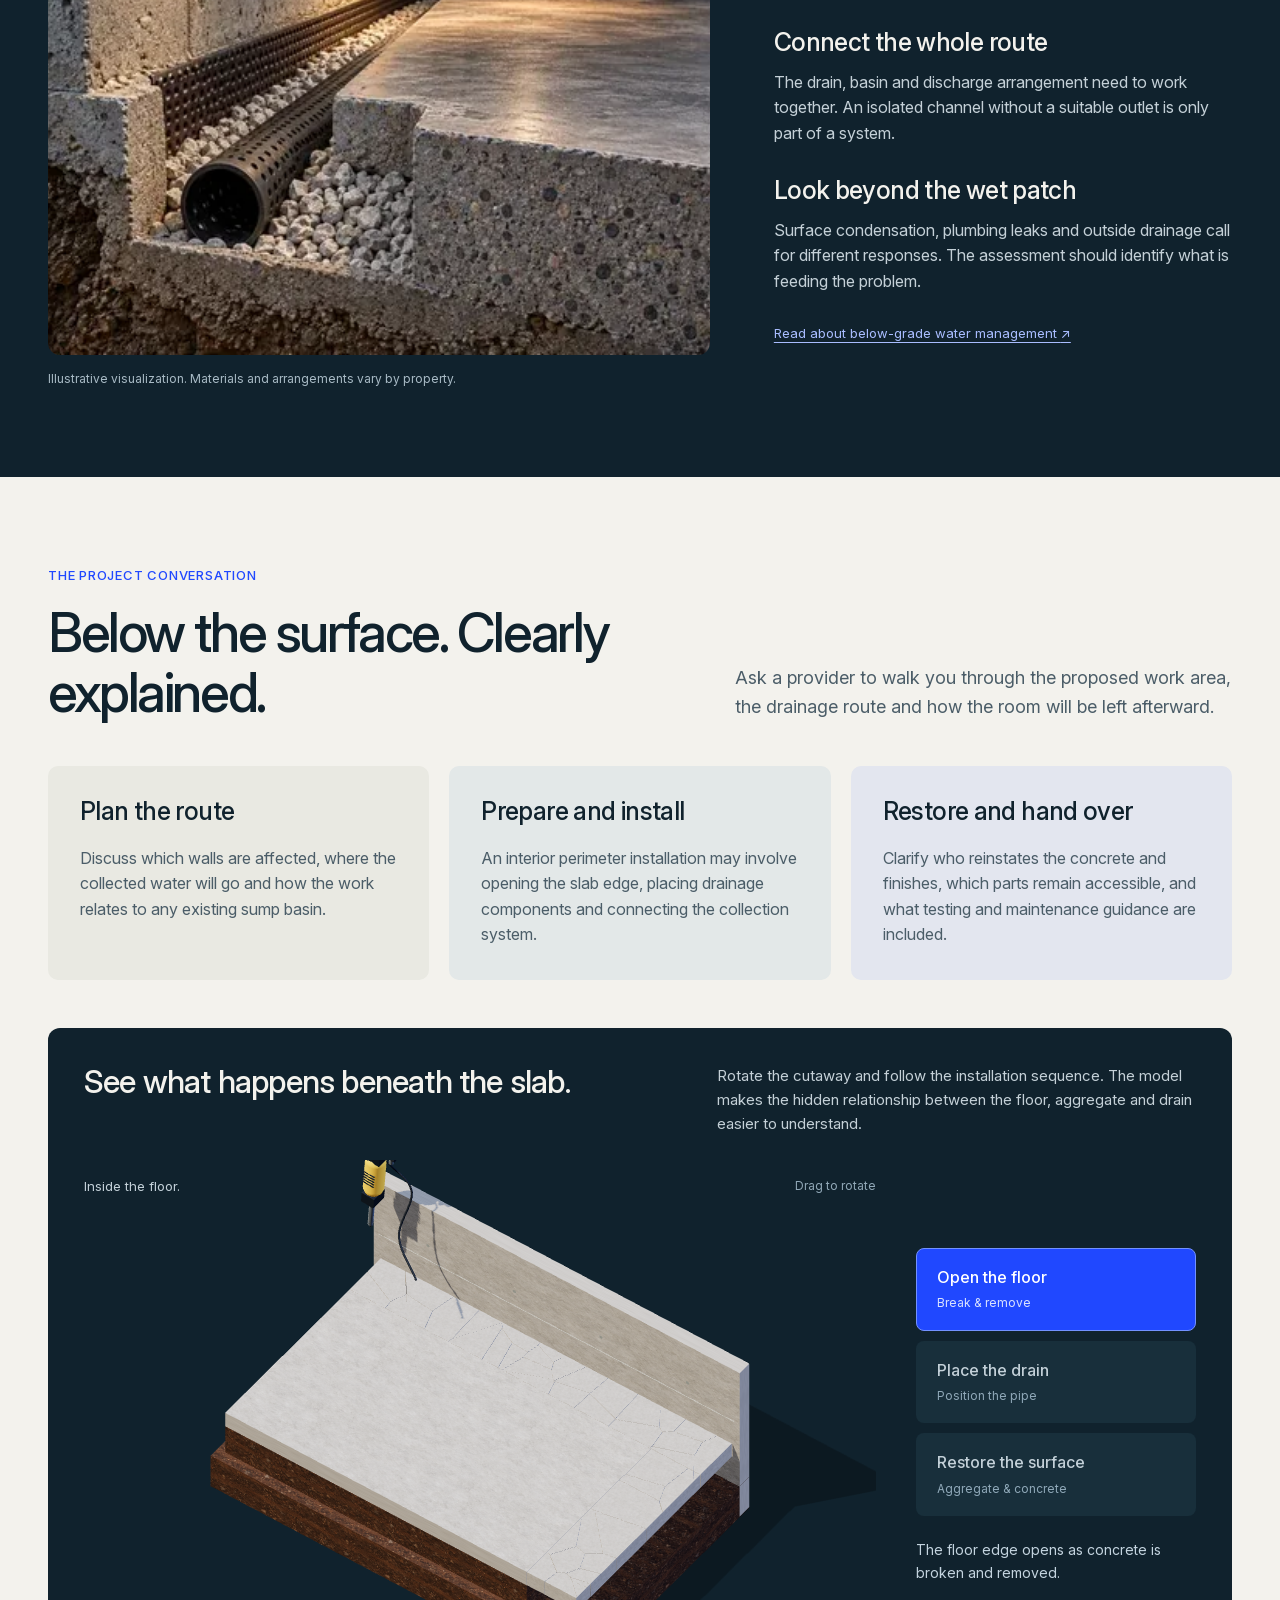
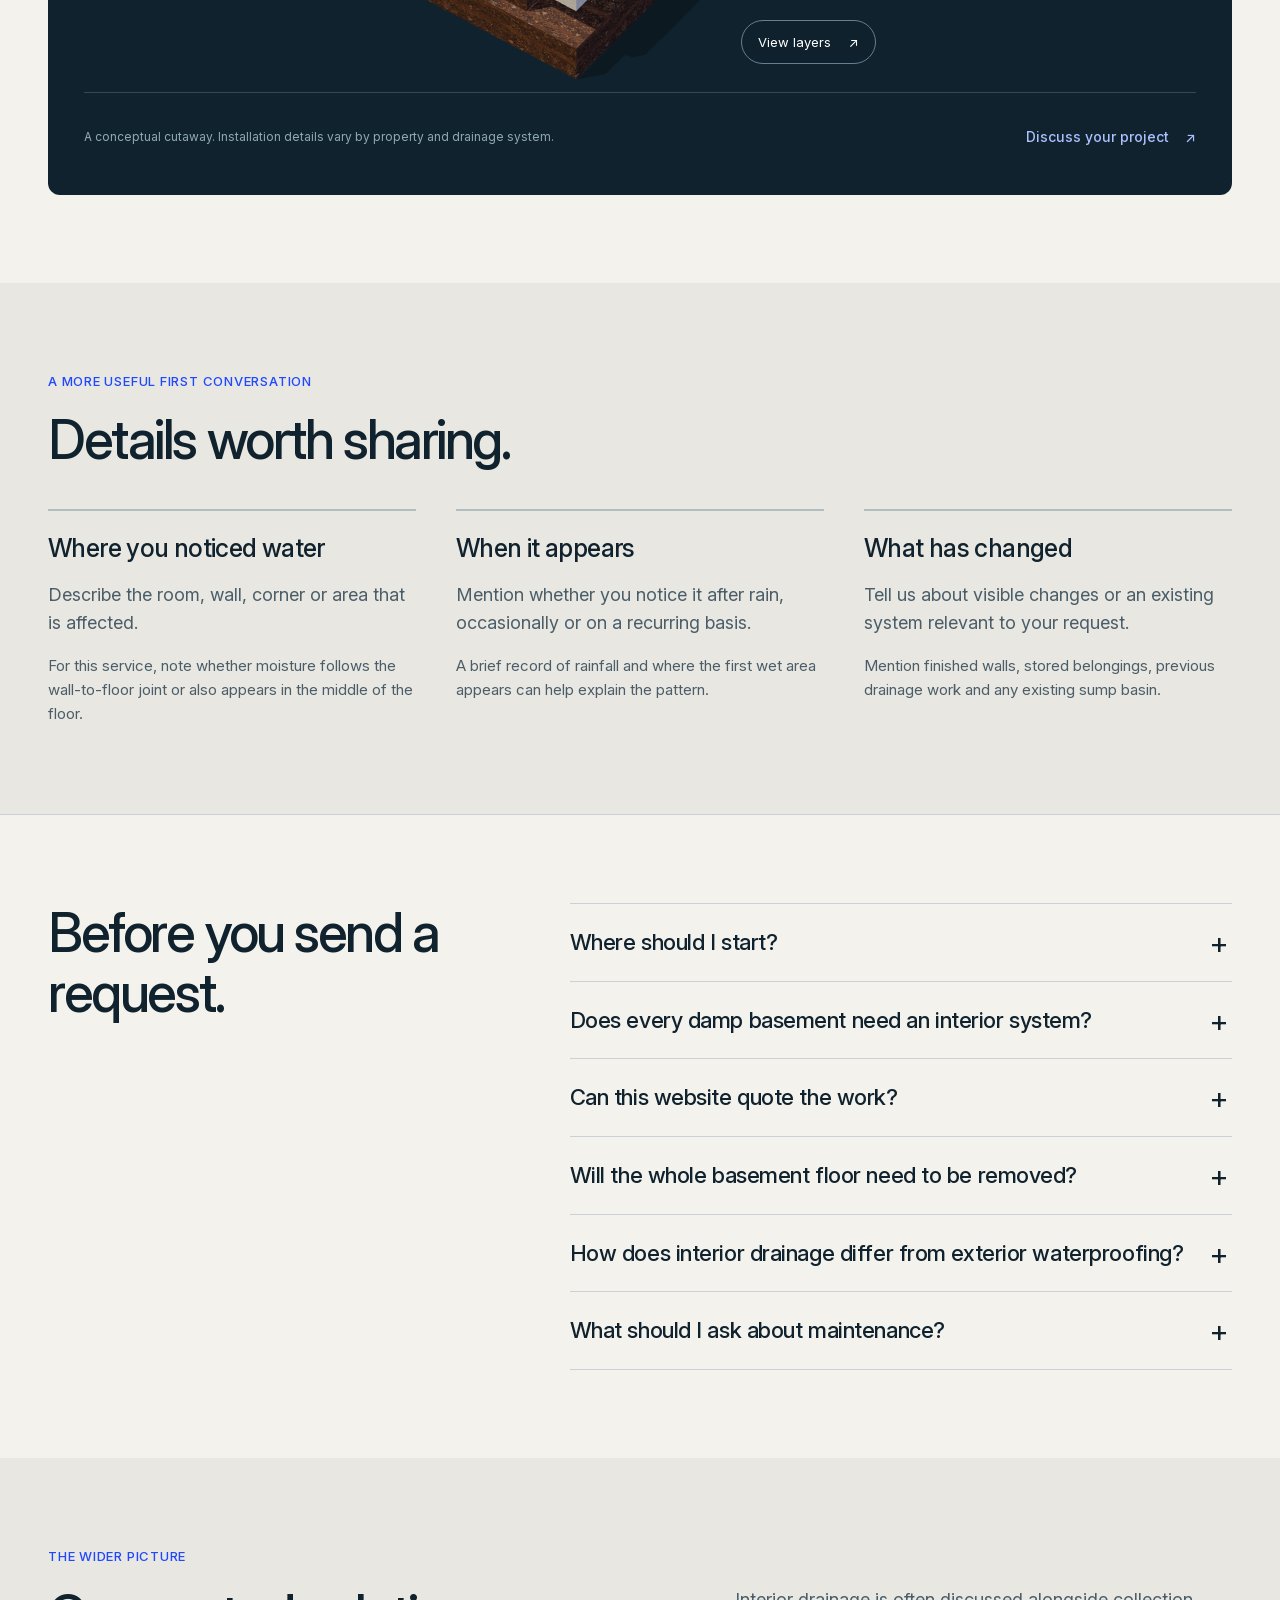
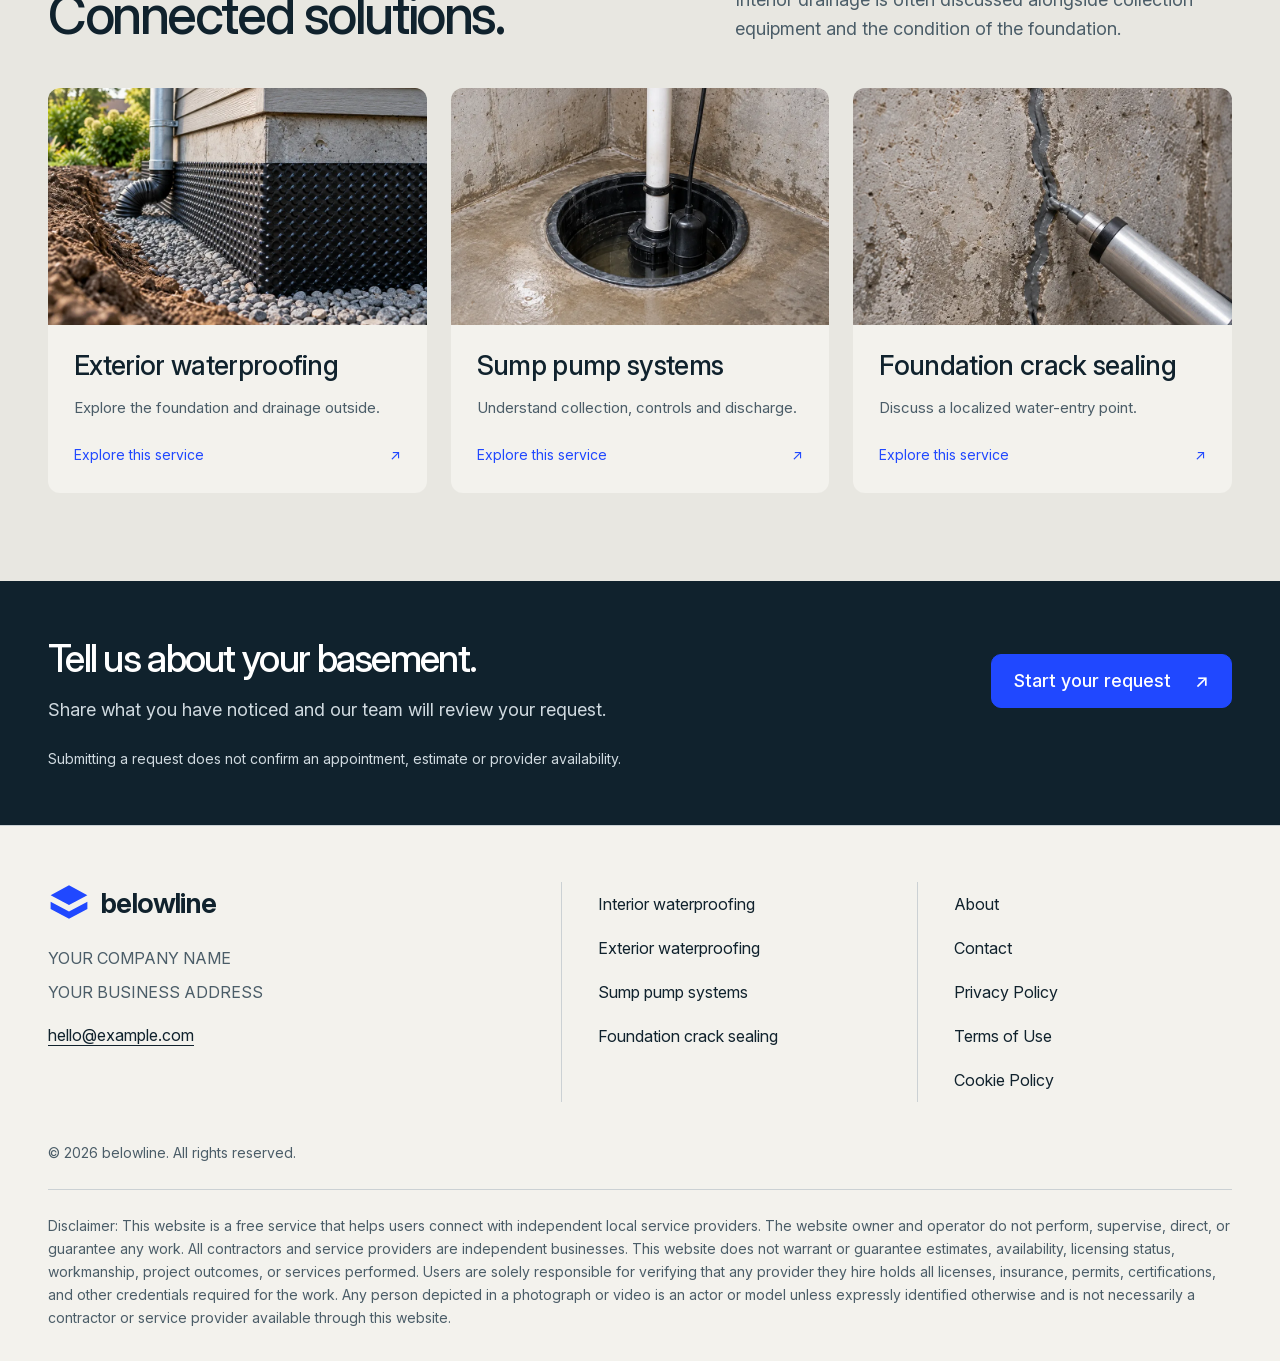
<file: interior-waterproofing.html>
<!doctype html>

<html data-page="interior-waterproofing" lang="en">
  <head>
    <!-- Set data-page on <html>: index or the exact service/legal slug. -->
    <meta charset="utf-8" />
    <meta content="width=device-width, initial-scale=1" name="viewport" />
    <title>Interior waterproofing | belowline</title>
    <link href="assets/brand/favicon.svg?v=3" rel="icon" />
    <link href="css/fonts.css" rel="stylesheet" />
    <link href="css/base.css?v=4" rel="stylesheet" />
    <script defer="" src="config/config.js?v=5"></script>
    <script defer="" src="js/brand.js?v=3"></script>
    <script defer="" src="js/motion.js?v=5"></script>
    <script defer="" src="js/navigation.js"></script>
    <script defer="" src="js/forms.js?v=5"></script>
    <meta content="Explore ways to manage water from inside the basement." name="description" />
    <meta content="#F3F2ED" name="theme-color" />
    <link href="css/site.css?v=12" rel="stylesheet" />
    <script src="js/page-transitions.js?v=2"></script>
    <link href="css/pages/service.css?v=3" rel="stylesheet" />
    <link href="css/drainage.css?v=2" rel="stylesheet" />
    <script defer="" src="js/drainage.js?v=3"></script>
  </head>
  <body>
    <a class="skip-link" href="#main">Skip to content</a>
    <header class="site-header">
      <div class="container header-inner">
        <a aria-label="Home" class="brand" href="index.html"
          ><img
            alt=""
            aria-hidden="true"
            data-logo=""
            height="42"
            src="assets/brand/logo.svg?v=3"
            width="42"
          /><span data-brand-name="">belowline</span></a
        >
        <nav aria-label="Main navigation" class="desktop-nav">
          <div class="dropdown" data-services-dropdown="">
            <button
              aria-controls="services-panel"
              aria-expanded="false"
              class="nav-trigger"
              type="button"
            >
              Services <span aria-hidden="true">⌄</span>
            </button>
            <div class="dropdown-panel" data-dropdown-panel="" hidden="" id="services-panel">
              <a href="interior-waterproofing.html">Interior waterproofing</a
              ><a href="exterior-waterproofing.html">Exterior waterproofing</a
              ><a href="sump-pump-systems.html">Sump pump systems</a
              ><a href="foundation-crack-sealing.html">Foundation crack sealing</a>
            </div>
          </div>
          <a href="index.html#how-it-works">How it works</a><a href="index.html#about">About</a
          ><a href="index.html#faq">FAQ</a>
        </nav>
        <a class="button header-cta" href="index.html#contact"
          >Request help <span aria-hidden="true" class="arrow">↗</span></a
        ><button
          aria-controls="mobile-menu"
          aria-expanded="false"
          aria-label="Open menu"
          class="menu-open-button"
          data-menu-open=""
          type="button"
        >
          ☰
        </button>
      </div>
    </header>
    <dialog aria-label="Navigation" class="menu-dialog" data-mobile-menu="" id="mobile-menu">
      <div class="menu-top">
        <a aria-label="Home" class="brand" href="index.html"
          ><img
            alt=""
            aria-hidden="true"
            data-logo=""
            height="42"
            src="assets/brand/logo.svg?v=3"
            width="42"
          /><span data-brand-name="">belowline</span></a
        ><button aria-label="Close menu" class="menu-close" data-menu-close="" type="button">
          ×
        </button>
      </div>
      <nav aria-label="Mobile navigation" class="mobile-links">
        <details data-menu-item="">
          <summary>Services</summary>
          <div>
            <a href="interior-waterproofing.html">Interior waterproofing</a
            ><a href="exterior-waterproofing.html">Exterior waterproofing</a
            ><a href="sump-pump-systems.html">Sump pump systems</a
            ><a href="foundation-crack-sealing.html">Foundation crack sealing</a>
          </div>
        </details>
        <a data-menu-item="" href="index.html#how-it-works">How it works</a
        ><a data-menu-item="" href="index.html#about">About</a
        ><a data-menu-item="" href="index.html#faq">FAQ</a
        ><a data-menu-item="" href="index.html#contact">Contact</a>
      </nav>
      <a class="button" href="index.html#contact"
        >Request help <span aria-hidden="true" class="arrow">↗</span></a
      >
      <p class="note" style="margin-top: 20px">
        Independent providers. Availability varies by location.
      </p>
    </dialog>
    <noscript
      ><nav aria-label="Navigation without JavaScript" class="container nojs-nav">
        <a href="interior-waterproofing.html">Interior waterproofing</a
        ><a href="exterior-waterproofing.html">Exterior waterproofing</a
        ><a href="sump-pump-systems.html">Sump pump systems</a
        ><a href="foundation-crack-sealing.html">Foundation crack sealing</a
        ><a href="index.html#how-it-works">How it works</a><a href="index.html#about">About</a
        ><a href="index.html#faq">FAQ</a><a href="index.html#contact">Contact</a>
      </nav></noscript
    >
    <main id="main" tabindex="-1">
      <section class="section service-hero">
        <div class="container">
          <nav aria-label="Breadcrumb" class="breadcrumb">
            <a href="index.html">Home</a><span aria-hidden="true">/</span
            ><span aria-current="page">Interior waterproofing</span>
          </nav>
          <div class="service-hero-grid">
            <div>
              <p class="service-eyebrow">Water management from within</p>
              <h1>Interior waterproofing.</h1>
              <p class="lead">Explore ways to manage water from inside the basement.</p>
              <a class="button" href="index.html?service=interior-waterproofing#contact"
                >Discuss your project <span aria-hidden="true" class="arrow">↗</span></a
              >
              <p class="note">Independent providers. Availability varies by location.</p>
            </div>
            <picture class="photo-wrap"
              ><source
                sizes="(min-width: 1200px) 640px, (min-width: 768px) 48vw, 100vw"
                srcset="
                  assets/photos/interior-v2-480.webp?v=4   480w,
                  assets/photos/interior-v2-960.webp?v=4   960w,
                  assets/photos/interior-v2-1440.webp?v=4 1440w
                "
                type="image/webp" />
              <img
                alt="Illustrative basement interior with concrete walls and floor"
                class="photo"
                data-hero-image=""
                fetchpriority="high"
                height="1024"
                loading="eager"
                src="assets/photos/interior-v2-1440.webp?v=4"
                width="1536"
            /></picture>
          </div>
          <nav aria-label="On this page" class="service-jump-links">
            <a href="#system-details">How it works <span aria-hidden="true">↓</span></a>
            <a href="#project-process">What to expect <span aria-hidden="true">↓</span></a>
            <a href="#useful-details">Your project <span aria-hidden="true">↓</span></a>
            <a href="#service-faq">Common questions <span aria-hidden="true">↓</span></a>
          </nav>
        </div>
      </section>
      <section class="section service-overview" id="service-explanation" tabindex="-1">
        <div class="container">
          <div class="editorial-grid">
            <h2 data-reveal="">What this service may involve.</h2>
            <div>
              <p>
                Interior approaches may include drainage components or other measures inside a
                basement, depending on the property and the source of the water. An independent
                provider can explain what they would assess and why a particular scope may be
                relevant.
              </p>
              <p>
                A visible damp patch does not identify the cause on its own. Describe the location
                and timing of moisture before assuming that an interior system is the right option.
              </p>
            </div>
          </div>
        </div>
      </section>
      <section class="section service-system" id="system-details" tabindex="-1">
        <div class="container">
          <div class="service-section-heading" data-reveal="">
            <div>
              <p class="service-eyebrow">A closer look</p>
              <h2 data-reveal="">Give water a planned route.</h2>
            </div>
            <p>
              When moisture keeps returning at the floor edge, the conversation is about where that
              water can go. Interior drainage creates a collection route beneath or alongside the
              basement perimeter.
            </p>
          </div>
          <div class="service-system-grid" data-reveal-group="">
            <figure class="service-detail-figure" data-reveal="">
              <picture class="service-detail-picture">
                <source
                  sizes="(min-width: 1200px) 760px, (min-width: 768px) 60vw, calc(100vw - 40px)"
                  srcset="
                    assets/photos/interior-detail-480.webp?v=4   480w,
                    assets/photos/interior-detail-960.webp?v=4   960w,
                    assets/photos/interior-detail-1440.webp?v=4 1440w
                  "
                  type="image/webp"
                />
                <img
                  alt="Illustrative cutaway showing a perforated drain and aggregate beneath the edge of a basement floor"
                  class="photo"
                  height="1024"
                  loading="lazy"
                  src="assets/photos/interior-detail-960.webp?v=4"
                  width="1536"
                />
              </picture>
              <figcaption>
                Illustrative visualization. Materials and arrangements vary by property.
              </figcaption>
            </figure>
            <div class="service-principles">
              <div class="service-principle">
                <h3>Collect at the perimeter</h3>
                <p>
                  A drainage channel can intercept water at the wall-to-floor junction and direct it
                  toward a collection point.
                </p>
              </div>
              <div class="service-principle">
                <h3>Connect the whole route</h3>
                <p>
                  The drain, basin and discharge arrangement need to work together. An isolated
                  channel without a suitable outlet is only part of a system.
                </p>
              </div>
              <div class="service-principle">
                <h3>Look beyond the wet patch</h3>
                <p>
                  Surface condensation, plumbing leaks and outside drainage call for different
                  responses. The assessment should identify what is feeding the problem.
                </p>
              </div>
              <a
                class="service-source"
                href="https://basc.pnnl.gov/resource-guides/below-grade-water-management-urban-sites"
                rel="noopener noreferrer"
                target="_blank"
                >Read about below-grade water management <span aria-hidden="true">↗</span></a
              >
            </div>
          </div>
        </div>
      </section>
      <section class="section service-process" id="project-process" tabindex="-1">
        <div class="container">
          <div class="service-section-heading" data-reveal="">
            <div>
              <p class="service-eyebrow">The project conversation</p>
              <h2 data-reveal="">Below the surface. Clearly explained.</h2>
            </div>
            <p>
              Ask a provider to walk you through the proposed work area, the drainage route and how
              the room will be left afterward.
            </p>
          </div>
          <div class="service-process-grid" data-reveal-group="">
            <article>
              <h3>Plan the route</h3>
              <p>
                Discuss which walls are affected, where the collected water will go and how the work
                relates to any existing sump basin.
              </p>
            </article>
            <article>
              <h3>Prepare and install</h3>
              <p>
                An interior perimeter installation may involve opening the slab edge, placing
                drainage components and connecting the collection system.
              </p>
            </article>
            <article>
              <h3>Restore and hand over</h3>
              <p>
                Clarify who reinstates the concrete and finishes, which parts remain accessible, and
                what testing and maintenance guidance are included.
              </p>
            </article>
          </div>
          <div class="service-demo">
            <div class="service-demo-heading" data-reveal="">
              <h3>See what happens beneath the slab.</h3>
              <p>
                Rotate the cutaway and follow the installation sequence. The model makes the hidden
                relationship between the floor, aggregate and drain easier to understand.
              </p>
            </div>
            <div class="drainage-widget" data-drainage="" data-state="poster">
              <div class="drainage-stage" data-drainage-stage="">
                <img
                  alt="Conceptual cutaway of a concrete floor with a perimeter drainage channel"
                  class="drainage-poster"
                  height="1000"
                  loading="lazy"
                  src="assets/drainage/poster.webp"
                  width="1200"
                />
                <div class="drainage-stage-heading">
                  <span>Inside the floor.</span
                  ><span class="drainage-interaction" data-drainage-hint="" hidden=""
                    >Drag to rotate</span
                  >
                </div>
                <div class="drainage-materials" data-drainage-materials="" hidden="">
                  <span>Concrete</span><span>Aggregate</span><span>Perforated drain</span>
                </div>
                <button
                  aria-pressed="false"
                  class="drainage-layers"
                  data-drainage-layers=""
                  hidden=""
                  type="button"
                >
                  View layers <span aria-hidden="true">↗</span>
                </button>
              </div>
              <div class="drainage-controls">
                <div
                  aria-label="Interior drainage installation stages"
                  class="drainage-steps"
                  role="group"
                >
                  <button aria-pressed="false" data-drainage-step="0" disabled="" type="button">
                    <span>Open the floor</span><span class="stage-detail">Break &amp; remove</span>
                  </button>
                  <button aria-pressed="true" data-drainage-step="1" disabled="" type="button">
                    <span>Place the drain</span><span class="stage-detail">Position the pipe</span>
                  </button>
                  <button aria-pressed="false" data-drainage-step="2" disabled="" type="button">
                    <span>Restore the surface</span
                    ><span class="stage-detail">Aggregate &amp; concrete</span>
                  </button>
                </div>
                <p class="drainage-caption" data-drainage-caption="">
                  A perforated drain sits within the perimeter channel.
                </p>
              </div>
              <div class="drainage-footer">
                <p class="drainage-note">
                  A conceptual cutaway. Installation details vary by property and drainage system.
                </p>
                <a class="text-link" href="index.html?service=interior-waterproofing#contact"
                  >Discuss your project <span aria-hidden="true">↗</span></a
                >
              </div>
              <noscript
                ><p class="drainage-note">
                  The illustration shows the drainage concept. The sequence opens the floor edge,
                  positions the drain, then adds aggregate and restores the concrete surface.
                </p></noscript
              >
            </div>
          </div>
        </div>
      </section>
      <section class="section service-checklist" id="useful-details" tabindex="-1">
        <div class="container">
          <p class="service-eyebrow">A more useful first conversation</p>
          <h2 data-reveal="">Details worth sharing.</h2>
          <div class="details-grid" data-reveal-group="">
            <article>
              <h3>Where you noticed water</h3>
              <p>Describe the room, wall, corner or area that is affected.</p>
              <p class="service-detail-note">
                For this service, note whether moisture follows the wall-to-floor joint or also
                appears in the middle of the floor.
              </p>
            </article>
            <article>
              <h3>When it appears</h3>
              <p>Mention whether you notice it after rain, occasionally or on a recurring basis.</p>
              <p class="service-detail-note">
                A brief record of rainfall and where the first wet area appears can help explain the
                pattern.
              </p>
            </article>
            <article>
              <h3>What has changed</h3>
              <p>Tell us about visible changes or an existing system relevant to your request.</p>
              <p class="service-detail-note">
                Mention finished walls, stored belongings, previous drainage work and any existing
                sump basin.
              </p>
            </article>
          </div>
        </div>
      </section>
      <section class="section faq-section" id="service-faq" tabindex="-1">
        <div class="container">
          <div class="editorial-grid">
            <h2 data-reveal="">Before you send a request.</h2>
            <div class="faq" data-reveal-group="">
              <details>
                <summary>Where should I start?</summary>
                <div class="answer">
                  <p>
                    Describe the room, the affected wall or floor edge, and when the moisture
                    appears. You can select “Not sure yet” if you do not know which service is
                    relevant.
                  </p>
                </div>
              </details>
              <details>
                <summary>Does every damp basement need an interior system?</summary>
                <div class="answer">
                  <p>
                    No single approach fits every situation. The appropriate next step depends on
                    the cause, construction and condition of the property.
                  </p>
                </div>
              </details>
              <details>
                <summary>Can this website quote the work?</summary>
                <div class="answer">
                  <p>
                    No. Any assessment, scope and estimate come from an independent provider. The
                    website does not guarantee pricing or availability.
                  </p>
                </div>
              </details>
              <details>
                <summary>Will the whole basement floor need to be removed?</summary>
                <div class="answer">
                  <p>
                    The work area depends on the proposed design. Ask the provider to identify the
                    exact floor sections involved, how they will protect the room and what
                    restoration is included in the estimate.
                  </p>
                </div>
              </details>
              <details>
                <summary>How does interior drainage differ from exterior waterproofing?</summary>
                <div class="answer">
                  <p>
                    Interior drainage manages water through a collection route inside the basement.
                    Exterior work addresses the outside foundation surface and surrounding drainage.
                    A property assessment helps determine whether either approach, or a combination,
                    is relevant.
                  </p>
                </div>
              </details>
              <details>
                <summary>What should I ask about maintenance?</summary>
                <div class="answer">
                  <p>
                    Ask which parts can be inspected or cleaned, how to recognize a change in
                    performance and who services connected equipment. Keep the provider’s handover
                    information with the system details.
                  </p>
                </div>
              </details>
            </div>
          </div>
        </div>
      </section>
      <section aria-labelledby="related-title" class="section service-related">
        <div class="container">
          <div class="service-section-heading" data-reveal="">
            <div>
              <p class="service-eyebrow">The wider picture</p>
              <h2 data-reveal="" id="related-title">Connected solutions.</h2>
            </div>
            <p>
              Interior drainage is often discussed alongside collection equipment and the condition
              of the foundation.
            </p>
          </div>
          <div class="service-related-grid" data-reveal-group="">
            <a class="service-related-card" href="exterior-waterproofing.html">
              <picture class="service-related-picture">
                <source
                  sizes="(min-width: 1200px) 760px, (min-width: 768px) 60vw, calc(100vw - 40px)"
                  srcset="
                    assets/photos/exterior-v2-480.webp?v=4   480w,
                    assets/photos/exterior-v2-960.webp?v=4   960w,
                    assets/photos/exterior-v2-1440.webp?v=4 1440w
                  "
                  type="image/webp"
                />
                <img
                  alt=""
                  class="photo"
                  height="1024"
                  loading="lazy"
                  src="assets/photos/exterior-v2-960.webp?v=4"
                  width="1536"
                />
              </picture>
              <div>
                <h3>Exterior waterproofing</h3>
                <p>Explore the foundation and drainage outside.</p>
                <span class="service-related-link"
                  >Explore this service <span aria-hidden="true">↗</span></span
                >
              </div> </a
            ><a class="service-related-card" href="sump-pump-systems.html">
              <picture class="service-related-picture">
                <source
                  sizes="(min-width: 1200px) 760px, (min-width: 768px) 60vw, calc(100vw - 40px)"
                  srcset="
                    assets/photos/sump-v2-480.webp?v=4   480w,
                    assets/photos/sump-v2-960.webp?v=4   960w,
                    assets/photos/sump-v2-1440.webp?v=4 1440w
                  "
                  type="image/webp"
                />
                <img
                  alt=""
                  class="photo"
                  height="1024"
                  loading="lazy"
                  src="assets/photos/sump-v2-960.webp?v=4"
                  width="1536"
                />
              </picture>
              <div>
                <h3>Sump pump systems</h3>
                <p>Understand collection, controls and discharge.</p>
                <span class="service-related-link"
                  >Explore this service <span aria-hidden="true">↗</span></span
                >
              </div> </a
            ><a class="service-related-card" href="foundation-crack-sealing.html">
              <picture class="service-related-picture">
                <source
                  sizes="(min-width: 1200px) 760px, (min-width: 768px) 60vw, calc(100vw - 40px)"
                  srcset="
                    assets/photos/crack-v2-480.webp?v=4   480w,
                    assets/photos/crack-v2-960.webp?v=4   960w,
                    assets/photos/crack-v2-1440.webp?v=4 1440w
                  "
                  type="image/webp"
                />
                <img
                  alt=""
                  class="photo"
                  height="1024"
                  loading="lazy"
                  src="assets/photos/crack-v2-960.webp?v=4"
                  width="1536"
                />
              </picture>
              <div>
                <h3>Foundation crack sealing</h3>
                <p>Discuss a localized water-entry point.</p>
                <span class="service-related-link"
                  >Explore this service <span aria-hidden="true">↗</span></span
                >
              </div>
            </a>
          </div>
        </div>
      </section>
      <section class="section dark closing-section" id="start-request" tabindex="-1">
        <div class="container">
          <div class="closing-grid" data-reveal-group="">
            <div>
              <h2 data-reveal="">Tell us about your basement.</h2>
              <p>Share what you have noticed and our team will review your request.</p>
            </div>
            <a class="button" href="index.html?service=interior-waterproofing#contact"
              >Start your request <span aria-hidden="true" class="arrow">↗</span></a
            >
          </div>
          <p class="note section-note">
            Submitting a request does not confirm an appointment, estimate or provider availability.
          </p>
        </div>
      </section>
    </main>
    <footer class="site-footer">
      <div class="container">
        <div class="footer-grid">
          <div class="footer-company">
            <a aria-label="Home" class="brand" href="index.html"
              ><img
                alt=""
                aria-hidden="true"
                data-logo=""
                height="42"
                src="assets/brand/logo.svg?v=3"
                width="42"
              /><span data-brand-name="">belowline</span></a
            >
            <p data-config="brand.companyName">YOUR COMPANY NAME</p>
            <p data-config="contact.address">YOUR BUSINESS ADDRESS</p>
            <a data-contact-email="" href="mailto:hello@example.com">hello@example.com</a>
          </div>
          <nav aria-label="Service links" class="footer-links">
            <a href="interior-waterproofing.html">Interior waterproofing</a
            ><a href="exterior-waterproofing.html">Exterior waterproofing</a
            ><a href="sump-pump-systems.html">Sump pump systems</a
            ><a href="foundation-crack-sealing.html">Foundation crack sealing</a>
          </nav>
          <nav aria-label="Footer navigation" class="footer-links">
            <a href="index.html#about">About</a><a href="index.html#contact">Contact</a
            ><a href="privacy.html">Privacy Policy</a><a href="terms.html">Terms of Use</a
            ><a href="cookies.html">Cookie Policy</a>
          </nav>
        </div>
        <p class="copyright">
          © <span data-year="">2026</span> <span data-config="brand.name">belowline</span>. All
          rights reserved.
        </p>
        <p class="disclaimer" data-config="disclaimer">
          Disclaimer: This website is a free service that helps users connect with independent local
          service providers. The website owner and operator do not perform, supervise, direct, or
          guarantee any work. All contractors and service providers are independent businesses. This
          website does not warrant or guarantee estimates, availability, licensing status,
          workmanship, project outcomes, or services performed. Users are solely responsible for
          verifying that any provider they hire holds all licenses, insurance, permits,
          certifications, and other credentials required for the work. Any person depicted in a
          photograph or video is an actor or model unless expressly identified otherwise and is not
          necessarily a contractor or service provider available through this website.
        </p>
      </div>
    </footer>
  </body>
</html>
</file>
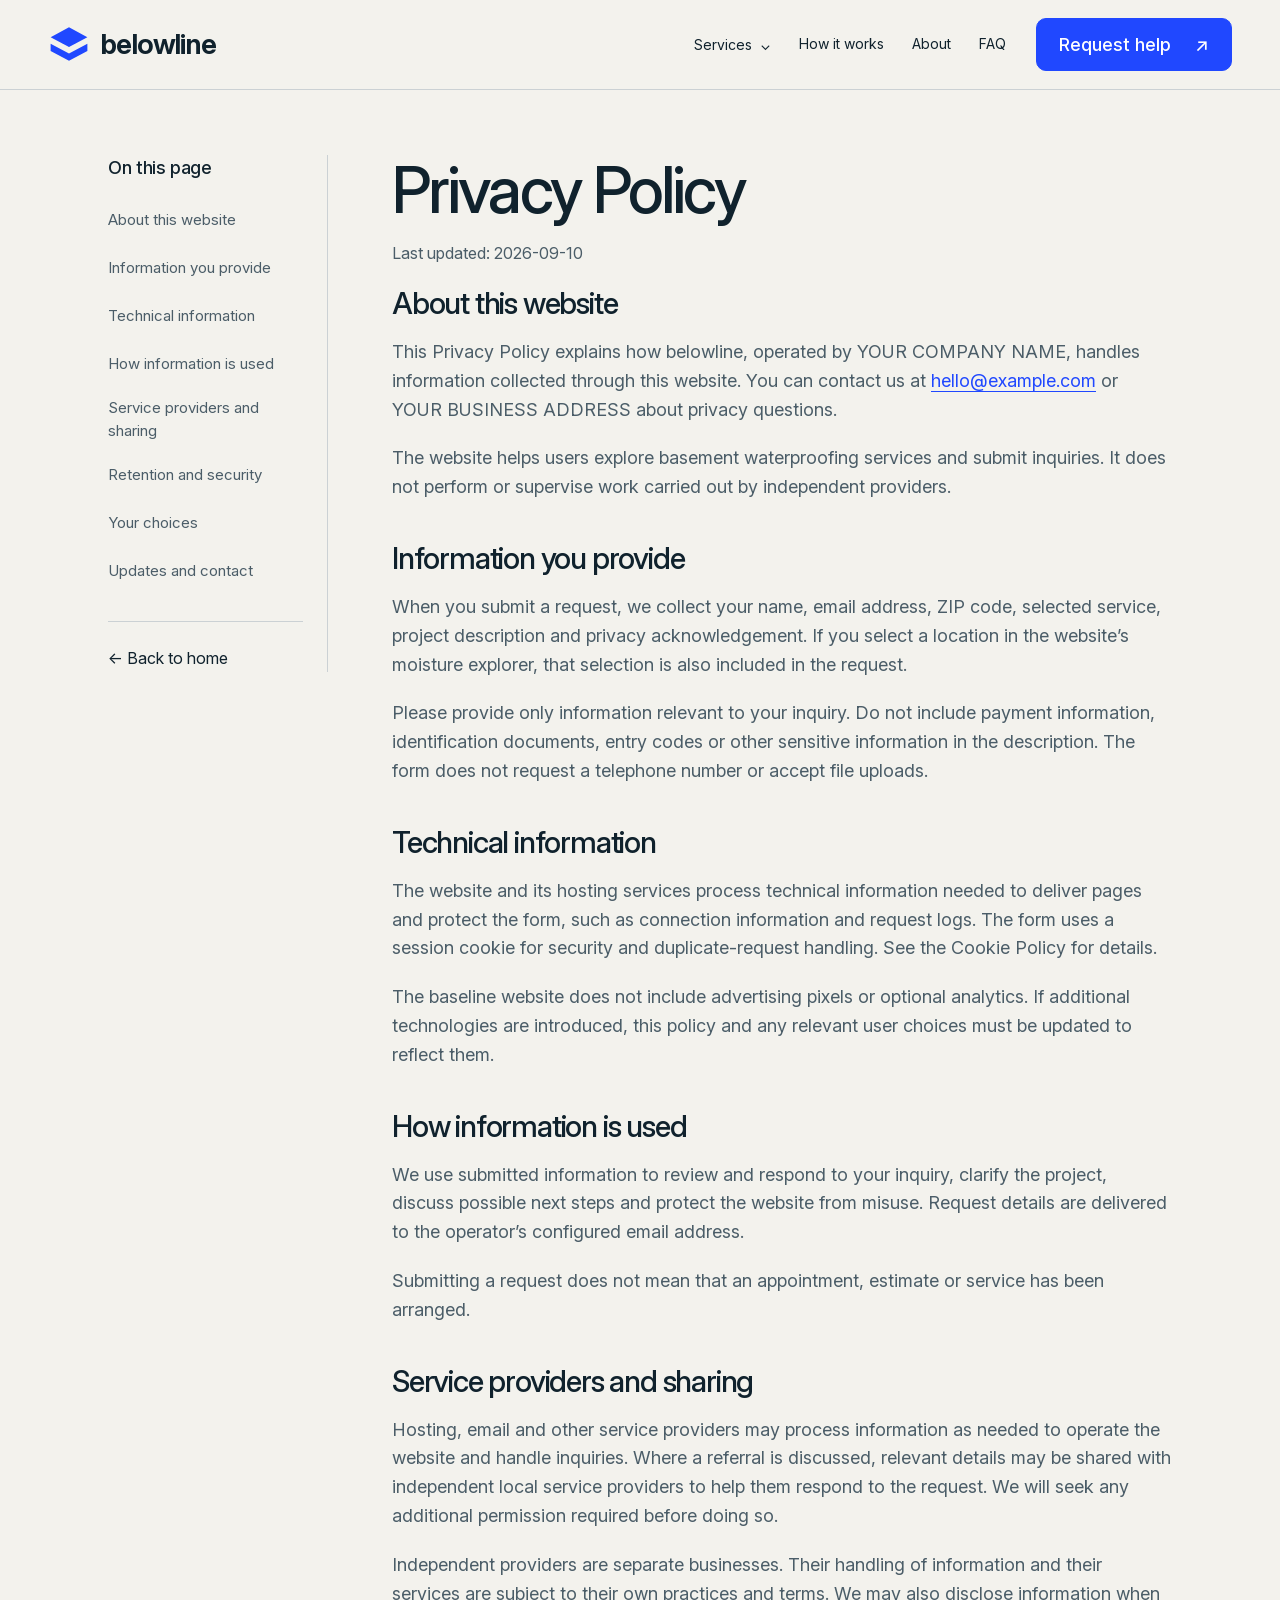
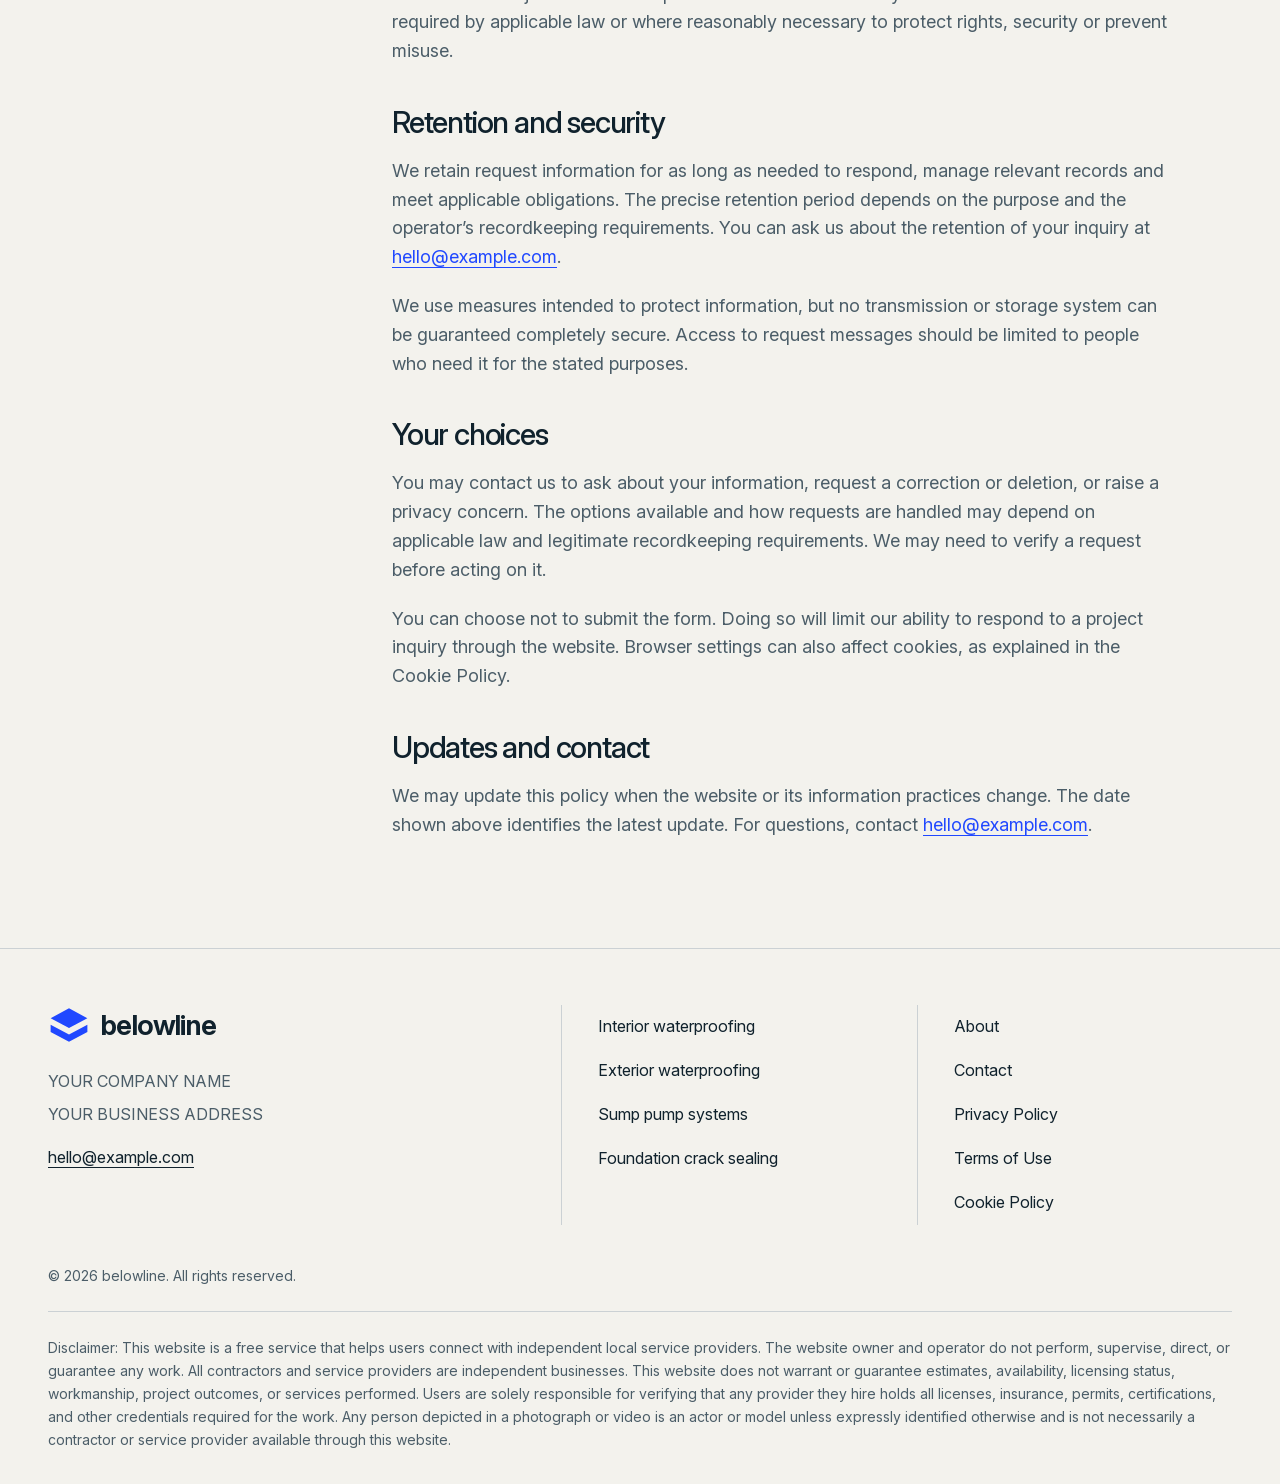
<file: privacy.html>
<!doctype html>

<html data-page="privacy" lang="en">
  <head>
    <!-- Set data-page on <html>: index or the exact service/legal slug. -->
    <meta charset="utf-8" />
    <meta content="width=device-width, initial-scale=1" name="viewport" />
    <title>Privacy Policy | belowline</title>
    <link href="assets/brand/favicon.svg?v=3" rel="icon" />
    <link href="css/fonts.css" rel="stylesheet" />
    <link href="css/base.css?v=4" rel="stylesheet" />
    <script defer="" src="config/config.js?v=5"></script>
    <script defer="" src="js/brand.js?v=3"></script>
    <script defer="" src="js/motion.js?v=5"></script>
    <script defer="" src="js/navigation.js"></script>
    <script defer="" src="js/forms.js?v=5"></script>
    <meta
      content="How this referral website handles your inquiry, technical information and privacy choices."
      name="description"
    />
    <meta content="#F3F2ED" name="theme-color" />
    <link href="css/site.css?v=12" rel="stylesheet" />
    <script src="js/page-transitions.js?v=2"></script>
    <link href="css/pages/legal.css" rel="stylesheet" />
  </head>
  <body>
    <a class="skip-link" href="#main">Skip to content</a>
    <header class="site-header">
      <div class="container header-inner">
        <a aria-label="Home" class="brand" href="index.html"
          ><img
            alt=""
            aria-hidden="true"
            data-logo=""
            height="42"
            src="assets/brand/logo.svg?v=3"
            width="42"
          /><span data-brand-name="">belowline</span></a
        >
        <nav aria-label="Main navigation" class="desktop-nav">
          <div class="dropdown" data-services-dropdown="">
            <button
              aria-controls="services-panel"
              aria-expanded="false"
              class="nav-trigger"
              type="button"
            >
              Services <span aria-hidden="true">⌄</span>
            </button>
            <div class="dropdown-panel" data-dropdown-panel="" hidden="" id="services-panel">
              <a href="interior-waterproofing.html">Interior waterproofing</a
              ><a href="exterior-waterproofing.html">Exterior waterproofing</a
              ><a href="sump-pump-systems.html">Sump pump systems</a
              ><a href="foundation-crack-sealing.html">Foundation crack sealing</a>
            </div>
          </div>
          <a href="index.html#how-it-works">How it works</a><a href="index.html#about">About</a
          ><a href="index.html#faq">FAQ</a>
        </nav>
        <a class="button header-cta" href="index.html#contact"
          >Request help <span aria-hidden="true" class="arrow">↗</span></a
        ><button
          aria-controls="mobile-menu"
          aria-expanded="false"
          aria-label="Open menu"
          class="menu-open-button"
          data-menu-open=""
          type="button"
        >
          ☰
        </button>
      </div>
    </header>
    <dialog aria-label="Navigation" class="menu-dialog" data-mobile-menu="" id="mobile-menu">
      <div class="menu-top">
        <a aria-label="Home" class="brand" href="index.html"
          ><img
            alt=""
            aria-hidden="true"
            data-logo=""
            height="42"
            src="assets/brand/logo.svg?v=3"
            width="42"
          /><span data-brand-name="">belowline</span></a
        ><button aria-label="Close menu" class="menu-close" data-menu-close="" type="button">
          ×
        </button>
      </div>
      <nav aria-label="Mobile navigation" class="mobile-links">
        <details data-menu-item="">
          <summary>Services</summary>
          <div>
            <a href="interior-waterproofing.html">Interior waterproofing</a
            ><a href="exterior-waterproofing.html">Exterior waterproofing</a
            ><a href="sump-pump-systems.html">Sump pump systems</a
            ><a href="foundation-crack-sealing.html">Foundation crack sealing</a>
          </div>
        </details>
        <a data-menu-item="" href="index.html#how-it-works">How it works</a
        ><a data-menu-item="" href="index.html#about">About</a
        ><a data-menu-item="" href="index.html#faq">FAQ</a
        ><a data-menu-item="" href="index.html#contact">Contact</a>
      </nav>
      <a class="button" href="index.html#contact"
        >Request help <span aria-hidden="true" class="arrow">↗</span></a
      >
      <p class="note" style="margin-top: 20px">
        Independent providers. Availability varies by location.
      </p>
    </dialog>
    <noscript
      ><nav aria-label="Navigation without JavaScript" class="container nojs-nav">
        <a href="interior-waterproofing.html">Interior waterproofing</a
        ><a href="exterior-waterproofing.html">Exterior waterproofing</a
        ><a href="sump-pump-systems.html">Sump pump systems</a
        ><a href="foundation-crack-sealing.html">Foundation crack sealing</a
        ><a href="index.html#how-it-works">How it works</a><a href="index.html#about">About</a
        ><a href="index.html#faq">FAQ</a><a href="index.html#contact">Contact</a>
      </nav></noscript
    >
    <main id="main" tabindex="-1">
      <div class="container legal-layout">
        <header class="legal-heading">
          <h1>Privacy Policy</h1>
          <p class="updated">
            Last updated: <time data-config="legal.updated" datetime="2026-09-10">2026-09-10</time>
          </p>
        </header>
        <aside class="legal-contents">
          <div class="wide-contents">
            <h2>On this page</h2>
            <nav aria-label="On this page">
              <a href="#about-this-website">About this website</a
              ><a href="#information-you-provide">Information you provide</a
              ><a href="#technical-information">Technical information</a
              ><a href="#how-information-is-used">How information is used</a
              ><a href="#service-providers-and-sharing">Service providers and sharing</a
              ><a href="#retention-and-security">Retention and security</a
              ><a href="#your-choices">Your choices</a
              ><a href="#updates-and-contact">Updates and contact</a>
            </nav>
            <a class="back-home" href="index.html">← Back to home</a>
          </div>
          <details class="mobile-contents">
            <summary>Table of contents</summary>
            <nav aria-label="On this page">
              <a href="#about-this-website">About this website</a
              ><a href="#information-you-provide">Information you provide</a
              ><a href="#technical-information">Technical information</a
              ><a href="#how-information-is-used">How information is used</a
              ><a href="#service-providers-and-sharing">Service providers and sharing</a
              ><a href="#retention-and-security">Retention and security</a
              ><a href="#your-choices">Your choices</a
              ><a href="#updates-and-contact">Updates and contact</a>
            </nav>
          </details>
        </aside>
        <article class="legal-article">
          <section id="about-this-website" tabindex="-1">
            <h2>About this website</h2>
            <p>
              This Privacy Policy explains how <span data-config="brand.name">belowline</span>,
              operated by <span data-config="brand.companyName">YOUR COMPANY NAME</span>, handles
              information collected through this website. You can contact us at
              <a data-contact-email="" href="mailto:hello@example.com">hello@example.com</a> or
              <span data-config="contact.address">YOUR BUSINESS ADDRESS</span> about privacy
              questions.
            </p>
            <p>
              The website helps users explore basement waterproofing services and submit inquiries.
              It does not perform or supervise work carried out by independent providers.
            </p>
          </section>
          <section id="information-you-provide" tabindex="-1">
            <h2>Information you provide</h2>
            <p>
              When you submit a request, we collect your name, email address, ZIP code, selected
              service, project description and privacy acknowledgement. If you select a location in
              the website’s moisture explorer, that selection is also included in the request.
            </p>
            <p>
              Please provide only information relevant to your inquiry. Do not include payment
              information, identification documents, entry codes or other sensitive information in
              the description. The form does not request a telephone number or accept file uploads.
            </p>
          </section>
          <section id="technical-information" tabindex="-1">
            <h2>Technical information</h2>
            <p>
              The website and its hosting services process technical information needed to deliver
              pages and protect the form, such as connection information and request logs. The form
              uses a session cookie for security and duplicate-request handling. See the Cookie
              Policy for details.
            </p>
            <p>
              The baseline website does not include advertising pixels or optional analytics. If
              additional technologies are introduced, this policy and any relevant user choices must
              be updated to reflect them.
            </p>
          </section>
          <section id="how-information-is-used" tabindex="-1">
            <h2>How information is used</h2>
            <p>
              We use submitted information to review and respond to your inquiry, clarify the
              project, discuss possible next steps and protect the website from misuse. Request
              details are delivered to the operator’s configured email address.
            </p>
            <p>
              Submitting a request does not mean that an appointment, estimate or service has been
              arranged.
            </p>
          </section>
          <section id="service-providers-and-sharing" tabindex="-1">
            <h2>Service providers and sharing</h2>
            <p>
              Hosting, email and other service providers may process information as needed to
              operate the website and handle inquiries. Where a referral is discussed, relevant
              details may be shared with independent local service providers to help them respond to
              the request. We will seek any additional permission required before doing so.
            </p>
            <p>
              Independent providers are separate businesses. Their handling of information and their
              services are subject to their own practices and terms. We may also disclose
              information when required by applicable law or where reasonably necessary to protect
              rights, security or prevent misuse.
            </p>
          </section>
          <section id="retention-and-security" tabindex="-1">
            <h2>Retention and security</h2>
            <p>
              We retain request information for as long as needed to respond, manage relevant
              records and meet applicable obligations. The precise retention period depends on the
              purpose and the operator’s recordkeeping requirements. You can ask us about the
              retention of your inquiry at
              <a data-contact-email="" href="mailto:hello@example.com">hello@example.com</a>.
            </p>
            <p>
              We use measures intended to protect information, but no transmission or storage system
              can be guaranteed completely secure. Access to request messages should be limited to
              people who need it for the stated purposes.
            </p>
          </section>
          <section id="your-choices" tabindex="-1">
            <h2>Your choices</h2>
            <p>
              You may contact us to ask about your information, request a correction or deletion, or
              raise a privacy concern. The options available and how requests are handled may depend
              on applicable law and legitimate recordkeeping requirements. We may need to verify a
              request before acting on it.
            </p>
            <p>
              You can choose not to submit the form. Doing so will limit our ability to respond to a
              project inquiry through the website. Browser settings can also affect cookies, as
              explained in the Cookie Policy.
            </p>
          </section>
          <section id="updates-and-contact" tabindex="-1">
            <h2>Updates and contact</h2>
            <p>
              We may update this policy when the website or its information practices change. The
              date shown above identifies the latest update. For questions, contact
              <a data-contact-email="" href="mailto:hello@example.com">hello@example.com</a>.
            </p>
          </section>
        </article>
      </div>
    </main>
    <footer class="site-footer">
      <div class="container">
        <div class="footer-grid">
          <div class="footer-company">
            <a aria-label="Home" class="brand" href="index.html"
              ><img
                alt=""
                aria-hidden="true"
                data-logo=""
                height="42"
                src="assets/brand/logo.svg?v=3"
                width="42"
              /><span data-brand-name="">belowline</span></a
            >
            <p data-config="brand.companyName">YOUR COMPANY NAME</p>
            <p data-config="contact.address">YOUR BUSINESS ADDRESS</p>
            <a data-contact-email="" href="mailto:hello@example.com">hello@example.com</a>
          </div>
          <nav aria-label="Service links" class="footer-links">
            <a href="interior-waterproofing.html">Interior waterproofing</a
            ><a href="exterior-waterproofing.html">Exterior waterproofing</a
            ><a href="sump-pump-systems.html">Sump pump systems</a
            ><a href="foundation-crack-sealing.html">Foundation crack sealing</a>
          </nav>
          <nav aria-label="Footer navigation" class="footer-links">
            <a href="index.html#about">About</a><a href="index.html#contact">Contact</a
            ><a href="privacy.html">Privacy Policy</a><a href="terms.html">Terms of Use</a
            ><a href="cookies.html">Cookie Policy</a>
          </nav>
        </div>
        <p class="copyright">
          © <span data-year="">2026</span> <span data-config="brand.name">belowline</span>. All
          rights reserved.
        </p>
        <p class="disclaimer" data-config="disclaimer">
          Disclaimer: This website is a free service that helps users connect with independent local
          service providers. The website owner and operator do not perform, supervise, direct, or
          guarantee any work. All contractors and service providers are independent businesses. This
          website does not warrant or guarantee estimates, availability, licensing status,
          workmanship, project outcomes, or services performed. Users are solely responsible for
          verifying that any provider they hire holds all licenses, insurance, permits,
          certifications, and other credentials required for the work. Any person depicted in a
          photograph or video is an actor or model unless expressly identified otherwise and is not
          necessarily a contractor or service provider available through this website.
        </p>
      </div>
    </footer>
  </body>
</html>
</file>
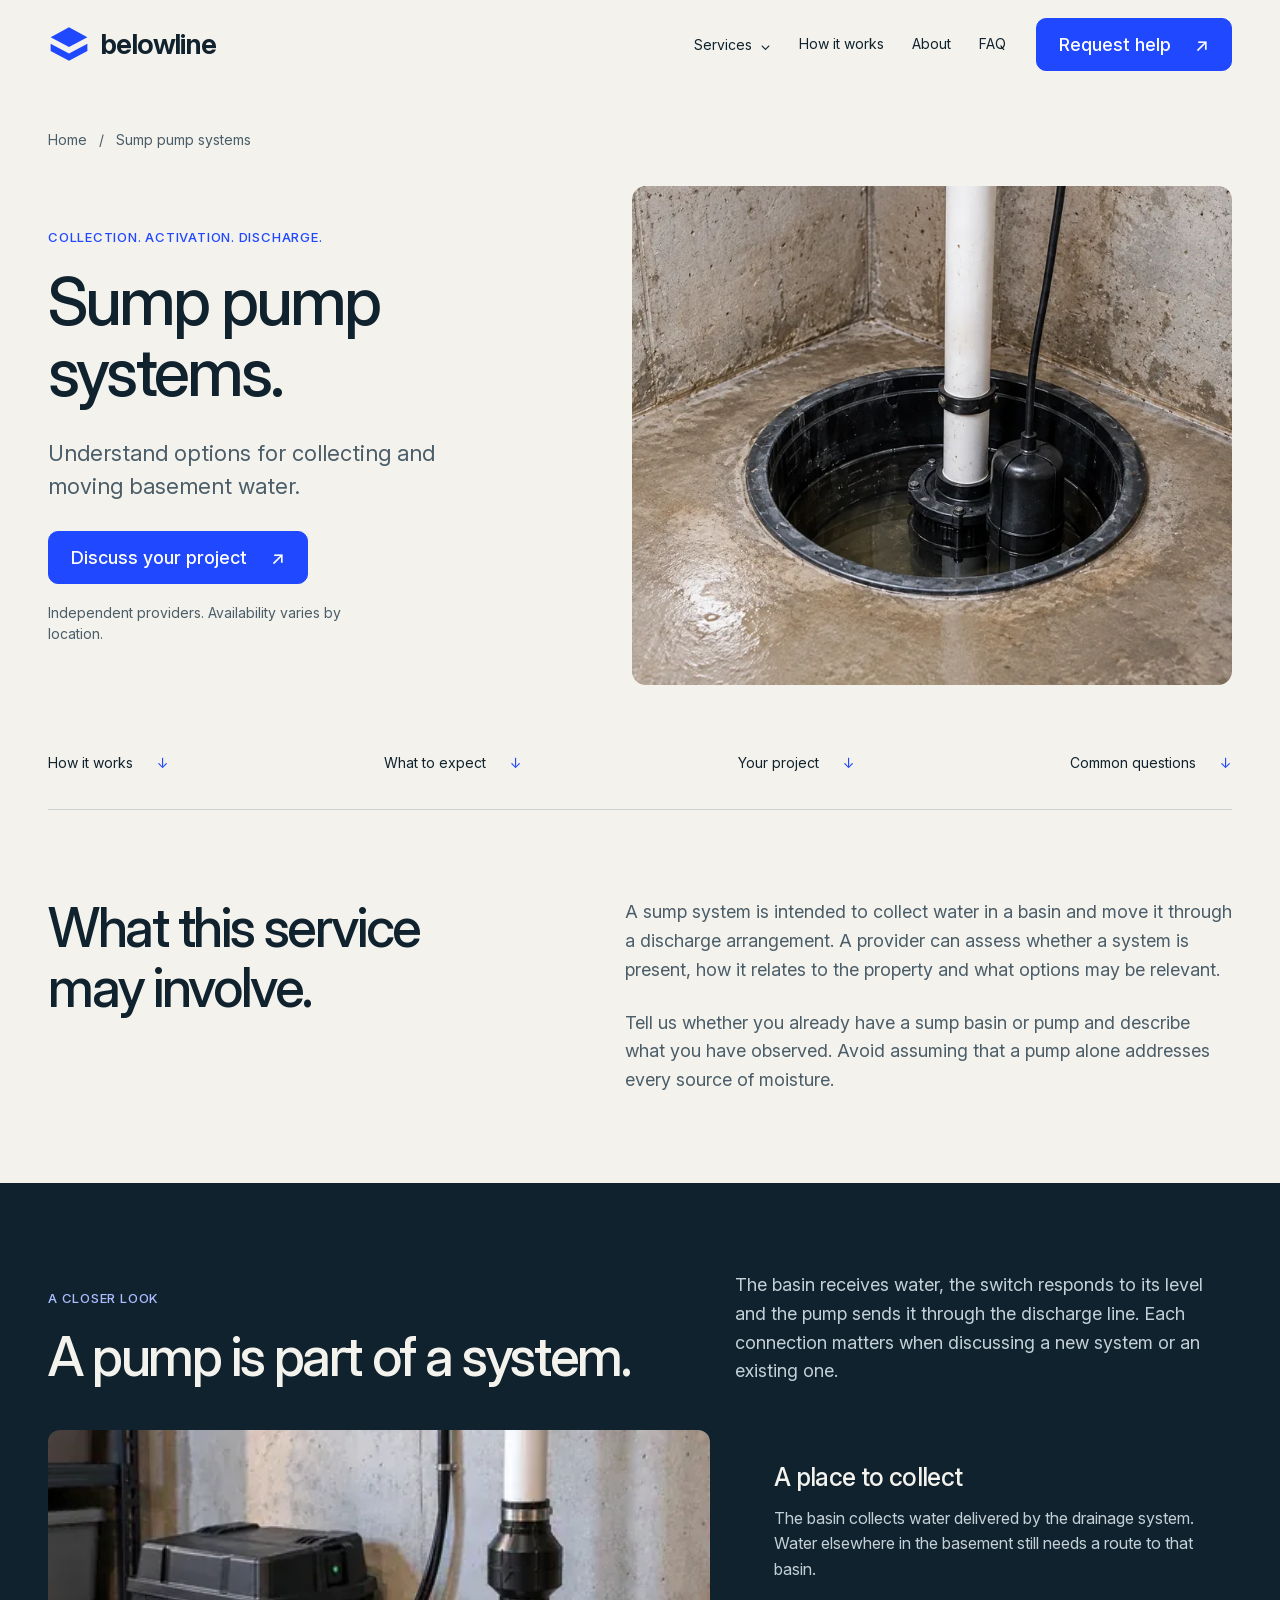
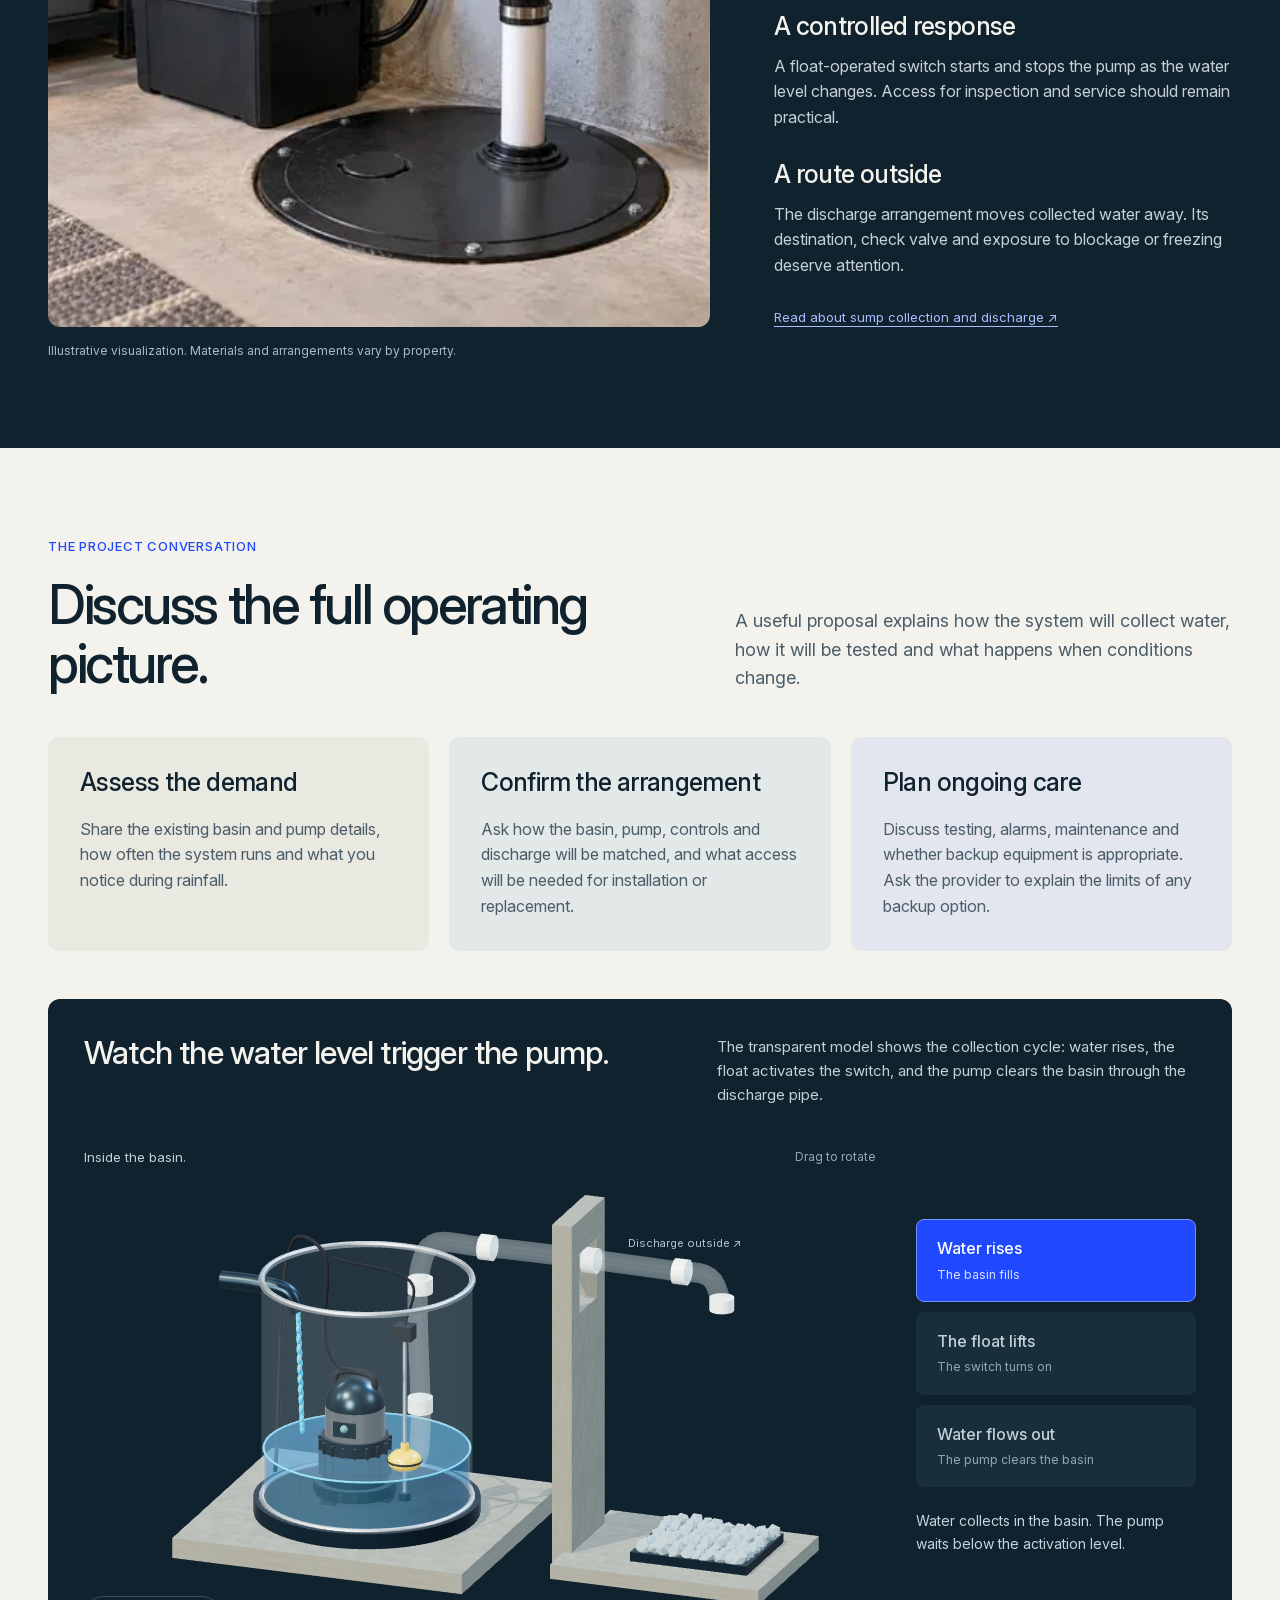
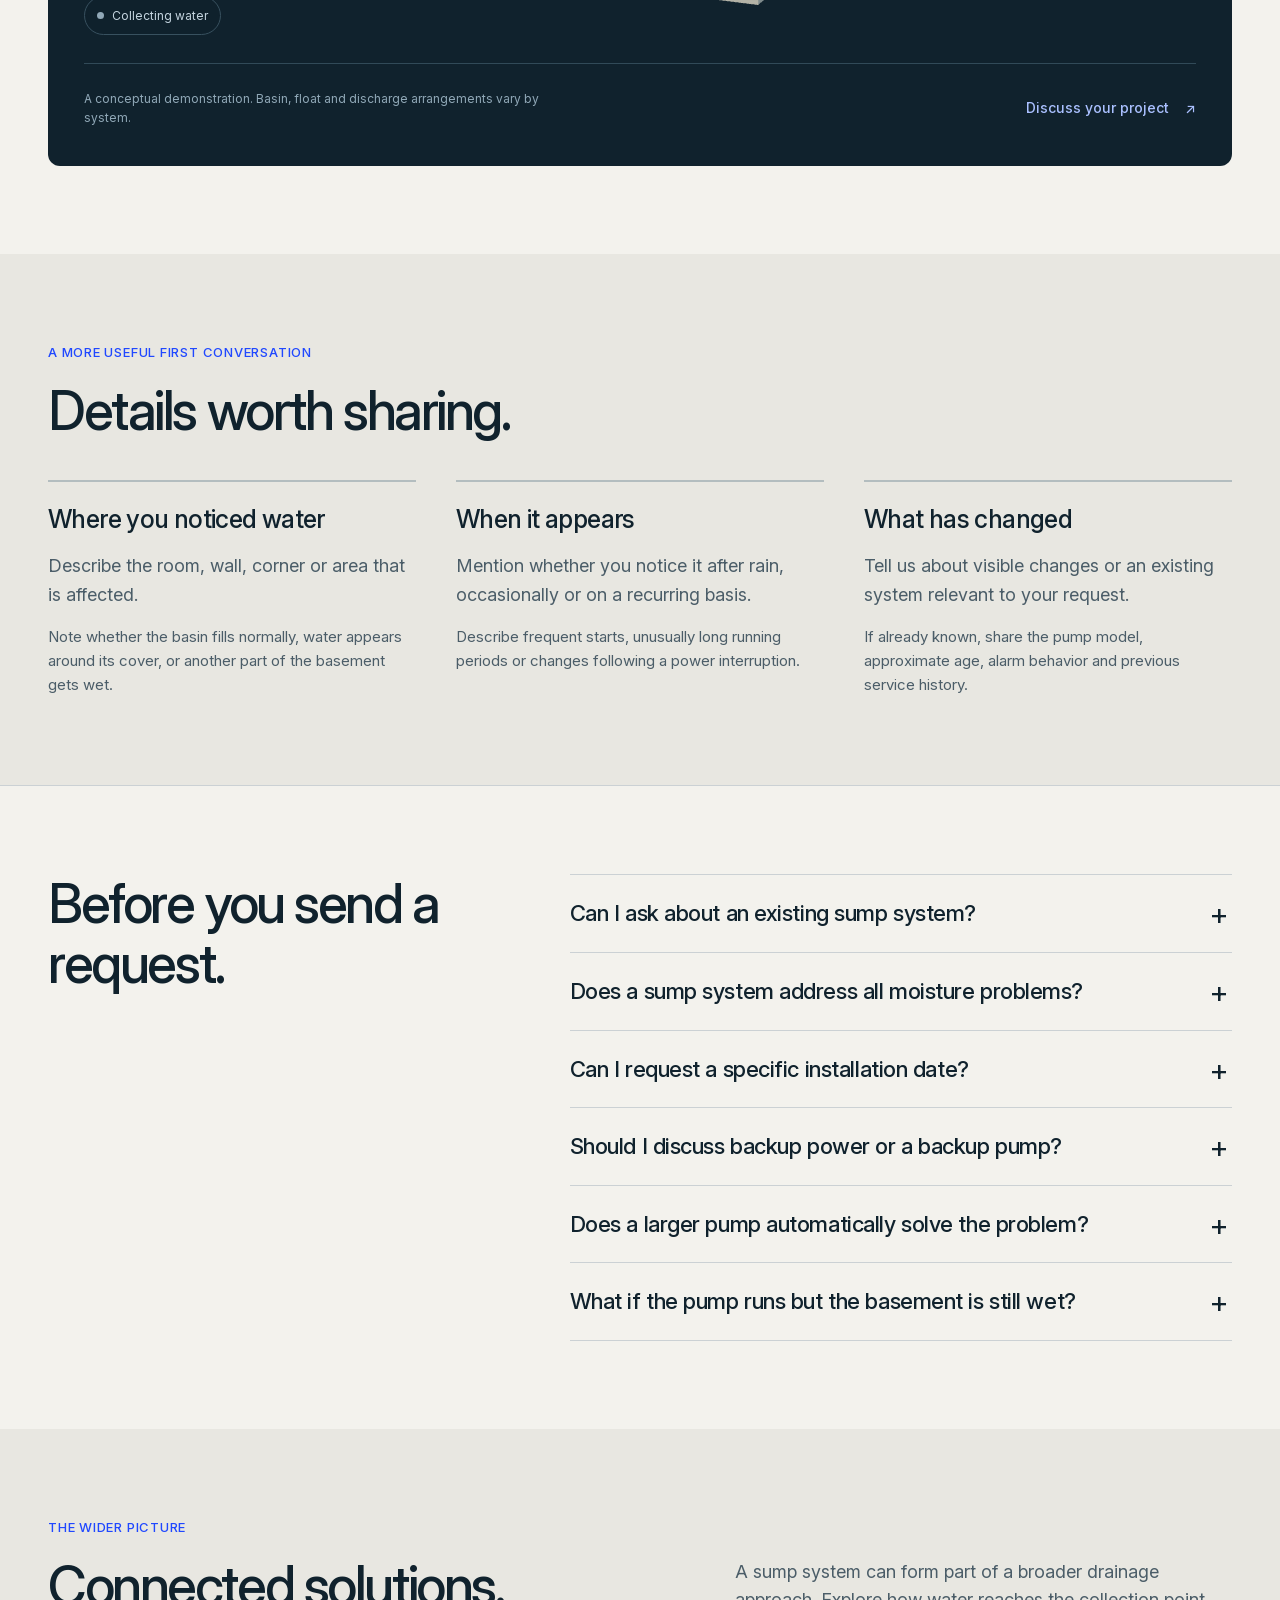
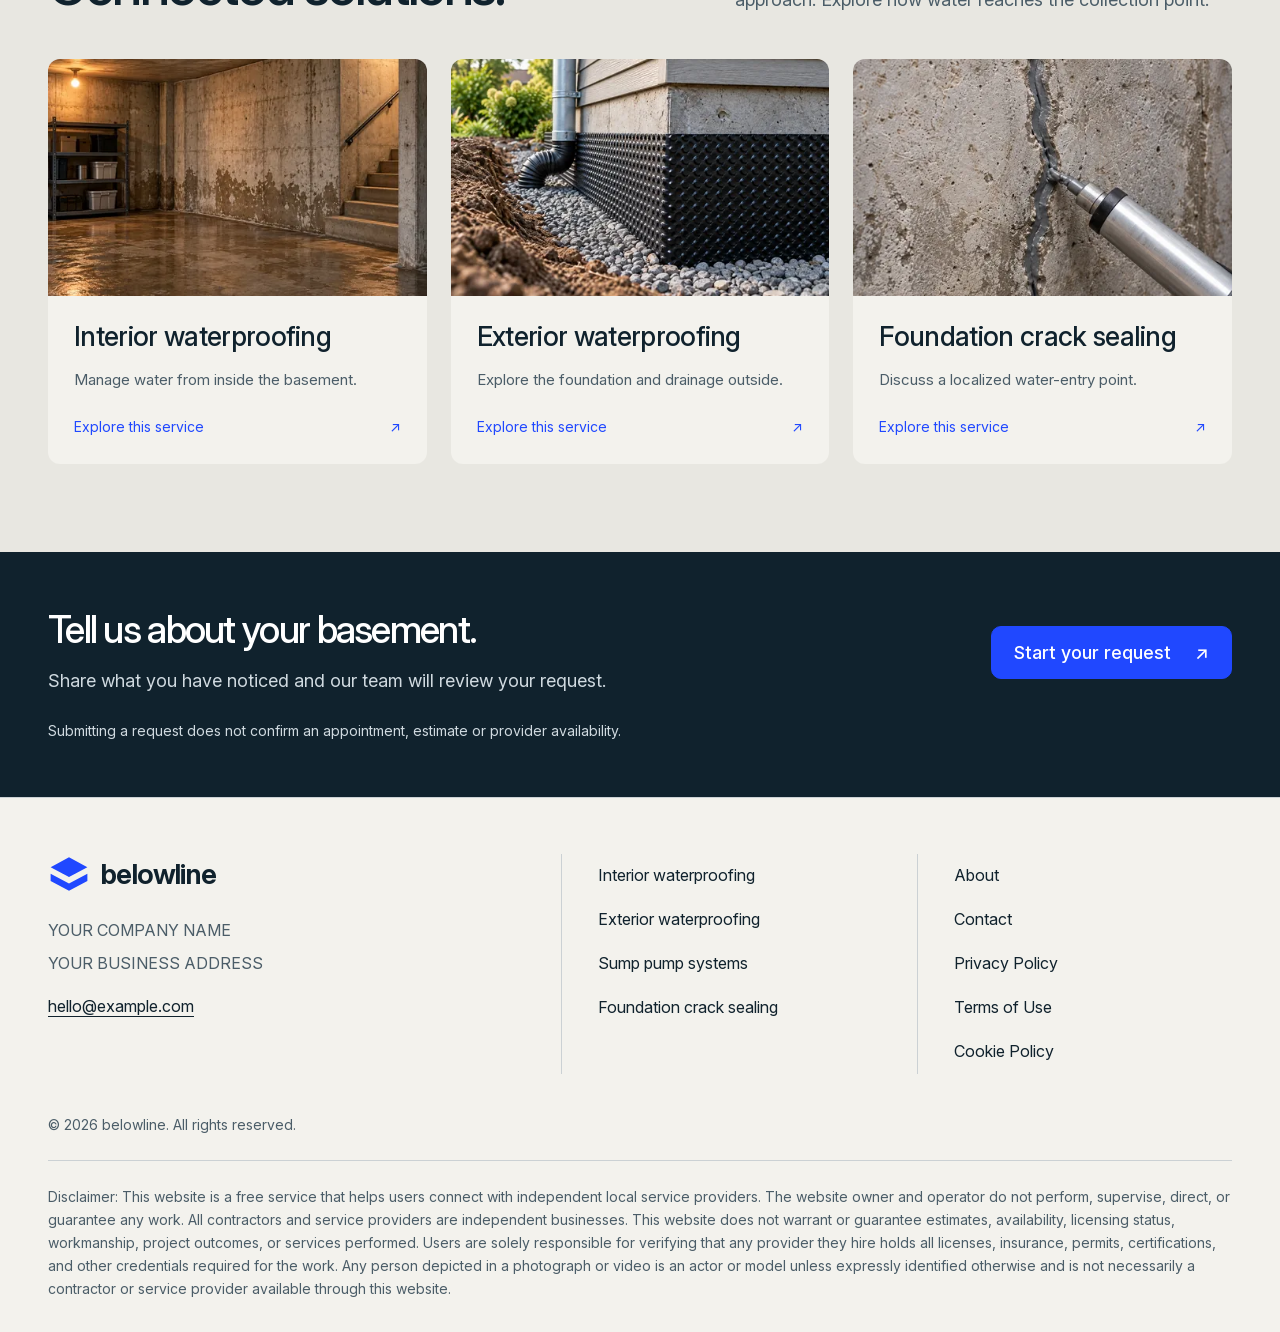
<file: sump-pump-systems.html>
<!doctype html>

<html data-page="sump-pump-systems" lang="en">
  <head>
    <!-- Set data-page on <html>: index or the exact service/legal slug. -->
    <meta charset="utf-8" />
    <meta content="width=device-width, initial-scale=1" name="viewport" />
    <title>Sump pump systems | belowline</title>
    <link href="assets/brand/favicon.svg?v=3" rel="icon" />
    <link href="css/fonts.css" rel="stylesheet" />
    <link href="css/base.css?v=4" rel="stylesheet" />
    <script defer="" src="config/config.js?v=5"></script>
    <script defer="" src="js/brand.js?v=3"></script>
    <script defer="" src="js/motion.js?v=5"></script>
    <script defer="" src="js/navigation.js"></script>
    <script defer="" src="js/forms.js?v=5"></script>
    <meta
      content="Understand options for collecting and moving basement water."
      name="description"
    />
    <meta content="#F3F2ED" name="theme-color" />
    <link href="css/site.css?v=12" rel="stylesheet" />
    <script src="js/page-transitions.js?v=2"></script>
    <link href="css/pages/service.css?v=3" rel="stylesheet" />
    <link href="css/drainage.css?v=2" rel="stylesheet" />
    <script defer="" src="js/drainage.js?v=3"></script>
  </head>
  <body>
    <a class="skip-link" href="#main">Skip to content</a>
    <header class="site-header">
      <div class="container header-inner">
        <a aria-label="Home" class="brand" href="index.html"
          ><img
            alt=""
            aria-hidden="true"
            data-logo=""
            height="42"
            src="assets/brand/logo.svg?v=3"
            width="42"
          /><span data-brand-name="">belowline</span></a
        >
        <nav aria-label="Main navigation" class="desktop-nav">
          <div class="dropdown" data-services-dropdown="">
            <button
              aria-controls="services-panel"
              aria-expanded="false"
              class="nav-trigger"
              type="button"
            >
              Services <span aria-hidden="true">⌄</span>
            </button>
            <div class="dropdown-panel" data-dropdown-panel="" hidden="" id="services-panel">
              <a href="interior-waterproofing.html">Interior waterproofing</a
              ><a href="exterior-waterproofing.html">Exterior waterproofing</a
              ><a href="sump-pump-systems.html">Sump pump systems</a
              ><a href="foundation-crack-sealing.html">Foundation crack sealing</a>
            </div>
          </div>
          <a href="index.html#how-it-works">How it works</a><a href="index.html#about">About</a
          ><a href="index.html#faq">FAQ</a>
        </nav>
        <a class="button header-cta" href="index.html#contact"
          >Request help <span aria-hidden="true" class="arrow">↗</span></a
        ><button
          aria-controls="mobile-menu"
          aria-expanded="false"
          aria-label="Open menu"
          class="menu-open-button"
          data-menu-open=""
          type="button"
        >
          ☰
        </button>
      </div>
    </header>
    <dialog aria-label="Navigation" class="menu-dialog" data-mobile-menu="" id="mobile-menu">
      <div class="menu-top">
        <a aria-label="Home" class="brand" href="index.html"
          ><img
            alt=""
            aria-hidden="true"
            data-logo=""
            height="42"
            src="assets/brand/logo.svg?v=3"
            width="42"
          /><span data-brand-name="">belowline</span></a
        ><button aria-label="Close menu" class="menu-close" data-menu-close="" type="button">
          ×
        </button>
      </div>
      <nav aria-label="Mobile navigation" class="mobile-links">
        <details data-menu-item="">
          <summary>Services</summary>
          <div>
            <a href="interior-waterproofing.html">Interior waterproofing</a
            ><a href="exterior-waterproofing.html">Exterior waterproofing</a
            ><a href="sump-pump-systems.html">Sump pump systems</a
            ><a href="foundation-crack-sealing.html">Foundation crack sealing</a>
          </div>
        </details>
        <a data-menu-item="" href="index.html#how-it-works">How it works</a
        ><a data-menu-item="" href="index.html#about">About</a
        ><a data-menu-item="" href="index.html#faq">FAQ</a
        ><a data-menu-item="" href="index.html#contact">Contact</a>
      </nav>
      <a class="button" href="index.html#contact"
        >Request help <span aria-hidden="true" class="arrow">↗</span></a
      >
      <p class="note" style="margin-top: 20px">
        Independent providers. Availability varies by location.
      </p>
    </dialog>
    <noscript
      ><nav aria-label="Navigation without JavaScript" class="container nojs-nav">
        <a href="interior-waterproofing.html">Interior waterproofing</a
        ><a href="exterior-waterproofing.html">Exterior waterproofing</a
        ><a href="sump-pump-systems.html">Sump pump systems</a
        ><a href="foundation-crack-sealing.html">Foundation crack sealing</a
        ><a href="index.html#how-it-works">How it works</a><a href="index.html#about">About</a
        ><a href="index.html#faq">FAQ</a><a href="index.html#contact">Contact</a>
      </nav></noscript
    >
    <main id="main" tabindex="-1">
      <section class="section service-hero">
        <div class="container">
          <nav aria-label="Breadcrumb" class="breadcrumb">
            <a href="index.html">Home</a><span aria-hidden="true">/</span
            ><span aria-current="page">Sump pump systems</span>
          </nav>
          <div class="service-hero-grid">
            <div>
              <p class="service-eyebrow">Collection. Activation. Discharge.</p>
              <h1>Sump pump systems.</h1>
              <p class="lead">Understand options for collecting and moving basement water.</p>
              <a class="button" href="index.html?service=sump-pump-systems#contact"
                >Discuss your project <span aria-hidden="true" class="arrow">↗</span></a
              >
              <p class="note">Independent providers. Availability varies by location.</p>
            </div>
            <picture class="photo-wrap"
              ><source
                sizes="(min-width: 1200px) 640px, (min-width: 768px) 48vw, 100vw"
                srcset="
                  assets/photos/sump-v2-480.webp?v=4   480w,
                  assets/photos/sump-v2-960.webp?v=4   960w,
                  assets/photos/sump-v2-1440.webp?v=4 1440w
                "
                type="image/webp" />
              <img
                alt="Illustrative sump basin and discharge pipe"
                class="photo"
                data-hero-image=""
                fetchpriority="high"
                height="1024"
                loading="eager"
                src="assets/photos/sump-v2-1440.webp?v=4"
                width="1536"
            /></picture>
          </div>
          <nav aria-label="On this page" class="service-jump-links">
            <a href="#system-details">How it works <span aria-hidden="true">↓</span></a>
            <a href="#project-process">What to expect <span aria-hidden="true">↓</span></a>
            <a href="#useful-details">Your project <span aria-hidden="true">↓</span></a>
            <a href="#service-faq">Common questions <span aria-hidden="true">↓</span></a>
          </nav>
        </div>
      </section>
      <section class="section service-overview" id="service-explanation" tabindex="-1">
        <div class="container">
          <div class="editorial-grid">
            <h2 data-reveal="">What this service may involve.</h2>
            <div>
              <p>
                A sump system is intended to collect water in a basin and move it through a
                discharge arrangement. A provider can assess whether a system is present, how it
                relates to the property and what options may be relevant.
              </p>
              <p>
                Tell us whether you already have a sump basin or pump and describe what you have
                observed. Avoid assuming that a pump alone addresses every source of moisture.
              </p>
            </div>
          </div>
        </div>
      </section>
      <section class="section service-system" id="system-details" tabindex="-1">
        <div class="container">
          <div class="service-section-heading" data-reveal="">
            <div>
              <p class="service-eyebrow">A closer look</p>
              <h2 data-reveal="">A pump is part of a system.</h2>
            </div>
            <p>
              The basin receives water, the switch responds to its level and the pump sends it
              through the discharge line. Each connection matters when discussing a new system or an
              existing one.
            </p>
          </div>
          <div class="service-system-grid" data-reveal-group="">
            <figure class="service-detail-figure" data-reveal="">
              <picture class="service-detail-picture">
                <source
                  sizes="(min-width: 1200px) 760px, (min-width: 768px) 60vw, calc(100vw - 40px)"
                  srcset="
                    assets/photos/sump-detail-480.webp?v=4   480w,
                    assets/photos/sump-detail-960.webp?v=4   960w,
                    assets/photos/sump-detail-1440.webp?v=4 1440w
                  "
                  type="image/webp"
                />
                <img
                  alt="Illustrative sealed sump basin with discharge riser, check valve and enclosed backup battery"
                  class="photo"
                  height="1024"
                  loading="lazy"
                  src="assets/photos/sump-detail-960.webp?v=4"
                  width="1536"
                />
              </picture>
              <figcaption>
                Illustrative visualization. Materials and arrangements vary by property.
              </figcaption>
            </figure>
            <div class="service-principles">
              <div class="service-principle">
                <h3>A place to collect</h3>
                <p>
                  The basin collects water delivered by the drainage system. Water elsewhere in the
                  basement still needs a route to that basin.
                </p>
              </div>
              <div class="service-principle">
                <h3>A controlled response</h3>
                <p>
                  A float-operated switch starts and stops the pump as the water level changes.
                  Access for inspection and service should remain practical.
                </p>
              </div>
              <div class="service-principle">
                <h3>A route outside</h3>
                <p>
                  The discharge arrangement moves collected water away. Its destination, check valve
                  and exposure to blockage or freezing deserve attention.
                </p>
              </div>
              <a
                class="service-source"
                href="https://basc.pnnl.gov/resource-guides/drain-or-sump-pump-installed-basements-or-crawlspaces"
                rel="noopener noreferrer"
                target="_blank"
                >Read about sump collection and discharge <span aria-hidden="true">↗</span></a
              >
            </div>
          </div>
        </div>
      </section>
      <section class="section service-process" id="project-process" tabindex="-1">
        <div class="container">
          <div class="service-section-heading" data-reveal="">
            <div>
              <p class="service-eyebrow">The project conversation</p>
              <h2 data-reveal="">Discuss the full operating picture.</h2>
            </div>
            <p>
              A useful proposal explains how the system will collect water, how it will be tested
              and what happens when conditions change.
            </p>
          </div>
          <div class="service-process-grid" data-reveal-group="">
            <article>
              <h3>Assess the demand</h3>
              <p>
                Share the existing basin and pump details, how often the system runs and what you
                notice during rainfall.
              </p>
            </article>
            <article>
              <h3>Confirm the arrangement</h3>
              <p>
                Ask how the basin, pump, controls and discharge will be matched, and what access
                will be needed for installation or replacement.
              </p>
            </article>
            <article>
              <h3>Plan ongoing care</h3>
              <p>
                Discuss testing, alarms, maintenance and whether backup equipment is appropriate.
                Ask the provider to explain the limits of any backup option.
              </p>
            </article>
          </div>
          <div class="service-demo">
            <div class="service-demo-heading" data-reveal="">
              <h3>Watch the water level trigger the pump.</h3>
              <p>
                The transparent model shows the collection cycle: water rises, the float activates
                the switch, and the pump clears the basin through the discharge pipe.
              </p>
            </div>
            <div class="drainage-widget sump-widget" data-state="poster" data-sump="">
              <div class="drainage-stage" data-sump-stage="">
                <img
                  alt="Conceptual 3D sump pump inside a transparent water-filled basin, with a rising amber float and an overhead discharge pipe leading outside."
                  class="drainage-poster"
                  height="1000"
                  loading="lazy"
                  src="assets/drainage/sump-poster.webp"
                  width="1200"
                />
                <div class="drainage-stage-heading">
                  <span>Inside the basin.</span
                  ><span class="drainage-interaction" data-sump-hint="" hidden=""
                    >Drag to rotate</span
                  >
                </div>
                <div class="sump-readout" data-sump-readout="" hidden="">
                  <span aria-hidden="true" class="sump-indicator"></span
                  ><span data-sump-status="">Collecting water</span>
                </div>
                <span class="sump-outlet-label" data-sump-outlet="" hidden=""
                  >Discharge outside ↗</span
                >
              </div>
              <div class="drainage-controls">
                <div aria-label="Sump pump cycle" class="drainage-steps" role="group">
                  <button aria-pressed="true" data-sump-step="0" disabled="" type="button">
                    <span>Water rises</span><span class="stage-detail">The basin fills</span>
                  </button>
                  <button aria-pressed="false" data-sump-step="1" disabled="" type="button">
                    <span>The float lifts</span
                    ><span class="stage-detail">The switch turns on</span>
                  </button>
                  <button aria-pressed="false" data-sump-step="2" disabled="" type="button">
                    <span>Water flows out</span
                    ><span class="stage-detail">The pump clears the basin</span>
                  </button>
                </div>
                <p class="drainage-caption" data-sump-caption="">
                  Water collects in the basin. The pump waits below the activation level.
                </p>
              </div>
              <div class="drainage-footer">
                <p class="drainage-note">
                  A conceptual demonstration. Basin, float and discharge arrangements vary by
                  system.
                </p>
                <a class="text-link" href="index.html?service=sump-pump-systems#contact"
                  >Discuss your project <span aria-hidden="true">↗</span></a
                >
              </div>
            </div>
          </div>
        </div>
      </section>
      <section class="section service-checklist" id="useful-details" tabindex="-1">
        <div class="container">
          <p class="service-eyebrow">A more useful first conversation</p>
          <h2 data-reveal="">Details worth sharing.</h2>
          <div class="details-grid" data-reveal-group="">
            <article>
              <h3>Where you noticed water</h3>
              <p>Describe the room, wall, corner or area that is affected.</p>
              <p class="service-detail-note">
                Note whether the basin fills normally, water appears around its cover, or another
                part of the basement gets wet.
              </p>
            </article>
            <article>
              <h3>When it appears</h3>
              <p>Mention whether you notice it after rain, occasionally or on a recurring basis.</p>
              <p class="service-detail-note">
                Describe frequent starts, unusually long running periods or changes following a
                power interruption.
              </p>
            </article>
            <article>
              <h3>What has changed</h3>
              <p>Tell us about visible changes or an existing system relevant to your request.</p>
              <p class="service-detail-note">
                If already known, share the pump model, approximate age, alarm behavior and previous
                service history.
              </p>
            </article>
          </div>
        </div>
      </section>
      <section class="section faq-section" id="service-faq" tabindex="-1">
        <div class="container">
          <div class="editorial-grid">
            <h2 data-reveal="">Before you send a request.</h2>
            <div class="faq" data-reveal-group="">
              <details>
                <summary>Can I ask about an existing sump system?</summary>
                <div class="answer">
                  <p>
                    Yes. Describe the existing system and what has changed. A provider decides
                    whether inspection, repair, replacement or another approach is relevant.
                  </p>
                </div>
              </details>
              <details>
                <summary>Does a sump system address all moisture problems?</summary>
                <div class="answer">
                  <p>
                    Not necessarily. The source of water and the condition of the property matter.
                    Discuss those factors before choosing a system.
                  </p>
                </div>
              </details>
              <details>
                <summary>Can I request a specific installation date?</summary>
                <div class="answer">
                  <p>
                    You can discuss timing with a provider if a connection is made. Sending this
                    website’s form does not reserve a time slot.
                  </p>
                </div>
              </details>
              <details>
                <summary>Should I discuss backup power or a backup pump?</summary>
                <div class="answer">
                  <p>
                    Yes, especially if you are concerned about power interruptions or equipment
                    failure. Ask about the proposed backup arrangement, how it is tested and what
                    limits its operation. A backup should not be described as unlimited protection.
                  </p>
                </div>
              </details>
              <details>
                <summary>Does a larger pump automatically solve the problem?</summary>
                <div class="answer">
                  <p>
                    The appropriate equipment depends on the whole arrangement, including incoming
                    water, the basin, controls and discharge route. Ask the provider to explain
                    their selection rather than choosing by a single equipment rating.
                  </p>
                </div>
              </details>
              <details>
                <summary>What if the pump runs but the basement is still wet?</summary>
                <div class="answer">
                  <p>
                    Describe where the remaining moisture appears and when. Water may not be
                    reaching the basin, or the moisture may have a different source. A provider can
                    assess the collection and discharge route alongside the wider basement
                    conditions.
                  </p>
                </div>
              </details>
            </div>
          </div>
        </div>
      </section>
      <section aria-labelledby="related-title" class="section service-related">
        <div class="container">
          <div class="service-section-heading" data-reveal="">
            <div>
              <p class="service-eyebrow">The wider picture</p>
              <h2 data-reveal="" id="related-title">Connected solutions.</h2>
            </div>
            <p>
              A sump system can form part of a broader drainage approach. Explore how water reaches
              the collection point.
            </p>
          </div>
          <div class="service-related-grid" data-reveal-group="">
            <a class="service-related-card" href="interior-waterproofing.html">
              <picture class="service-related-picture">
                <source
                  sizes="(min-width: 1200px) 760px, (min-width: 768px) 60vw, calc(100vw - 40px)"
                  srcset="
                    assets/photos/interior-v2-480.webp?v=4   480w,
                    assets/photos/interior-v2-960.webp?v=4   960w,
                    assets/photos/interior-v2-1440.webp?v=4 1440w
                  "
                  type="image/webp"
                />
                <img
                  alt=""
                  class="photo"
                  height="1024"
                  loading="lazy"
                  src="assets/photos/interior-v2-960.webp?v=4"
                  width="1536"
                />
              </picture>
              <div>
                <h3>Interior waterproofing</h3>
                <p>Manage water from inside the basement.</p>
                <span class="service-related-link"
                  >Explore this service <span aria-hidden="true">↗</span></span
                >
              </div> </a
            ><a class="service-related-card" href="exterior-waterproofing.html">
              <picture class="service-related-picture">
                <source
                  sizes="(min-width: 1200px) 760px, (min-width: 768px) 60vw, calc(100vw - 40px)"
                  srcset="
                    assets/photos/exterior-v2-480.webp?v=4   480w,
                    assets/photos/exterior-v2-960.webp?v=4   960w,
                    assets/photos/exterior-v2-1440.webp?v=4 1440w
                  "
                  type="image/webp"
                />
                <img
                  alt=""
                  class="photo"
                  height="1024"
                  loading="lazy"
                  src="assets/photos/exterior-v2-960.webp?v=4"
                  width="1536"
                />
              </picture>
              <div>
                <h3>Exterior waterproofing</h3>
                <p>Explore the foundation and drainage outside.</p>
                <span class="service-related-link"
                  >Explore this service <span aria-hidden="true">↗</span></span
                >
              </div> </a
            ><a class="service-related-card" href="foundation-crack-sealing.html">
              <picture class="service-related-picture">
                <source
                  sizes="(min-width: 1200px) 760px, (min-width: 768px) 60vw, calc(100vw - 40px)"
                  srcset="
                    assets/photos/crack-v2-480.webp?v=4   480w,
                    assets/photos/crack-v2-960.webp?v=4   960w,
                    assets/photos/crack-v2-1440.webp?v=4 1440w
                  "
                  type="image/webp"
                />
                <img
                  alt=""
                  class="photo"
                  height="1024"
                  loading="lazy"
                  src="assets/photos/crack-v2-960.webp?v=4"
                  width="1536"
                />
              </picture>
              <div>
                <h3>Foundation crack sealing</h3>
                <p>Discuss a localized water-entry point.</p>
                <span class="service-related-link"
                  >Explore this service <span aria-hidden="true">↗</span></span
                >
              </div>
            </a>
          </div>
        </div>
      </section>
      <section class="section dark closing-section" id="start-request" tabindex="-1">
        <div class="container">
          <div class="closing-grid" data-reveal-group="">
            <div>
              <h2 data-reveal="">Tell us about your basement.</h2>
              <p>Share what you have noticed and our team will review your request.</p>
            </div>
            <a class="button" href="index.html?service=sump-pump-systems#contact"
              >Start your request <span aria-hidden="true" class="arrow">↗</span></a
            >
          </div>
          <p class="note section-note">
            Submitting a request does not confirm an appointment, estimate or provider availability.
          </p>
        </div>
      </section>
    </main>
    <footer class="site-footer">
      <div class="container">
        <div class="footer-grid">
          <div class="footer-company">
            <a aria-label="Home" class="brand" href="index.html"
              ><img
                alt=""
                aria-hidden="true"
                data-logo=""
                height="42"
                src="assets/brand/logo.svg?v=3"
                width="42"
              /><span data-brand-name="">belowline</span></a
            >
            <p data-config="brand.companyName">YOUR COMPANY NAME</p>
            <p data-config="contact.address">YOUR BUSINESS ADDRESS</p>
            <a data-contact-email="" href="mailto:hello@example.com">hello@example.com</a>
          </div>
          <nav aria-label="Service links" class="footer-links">
            <a href="interior-waterproofing.html">Interior waterproofing</a
            ><a href="exterior-waterproofing.html">Exterior waterproofing</a
            ><a href="sump-pump-systems.html">Sump pump systems</a
            ><a href="foundation-crack-sealing.html">Foundation crack sealing</a>
          </nav>
          <nav aria-label="Footer navigation" class="footer-links">
            <a href="index.html#about">About</a><a href="index.html#contact">Contact</a
            ><a href="privacy.html">Privacy Policy</a><a href="terms.html">Terms of Use</a
            ><a href="cookies.html">Cookie Policy</a>
          </nav>
        </div>
        <p class="copyright">
          © <span data-year="">2026</span> <span data-config="brand.name">belowline</span>. All
          rights reserved.
        </p>
        <p class="disclaimer" data-config="disclaimer">
          Disclaimer: This website is a free service that helps users connect with independent local
          service providers. The website owner and operator do not perform, supervise, direct, or
          guarantee any work. All contractors and service providers are independent businesses. This
          website does not warrant or guarantee estimates, availability, licensing status,
          workmanship, project outcomes, or services performed. Users are solely responsible for
          verifying that any provider they hire holds all licenses, insurance, permits,
          certifications, and other credentials required for the work. Any person depicted in a
          photograph or video is an actor or model unless expressly identified otherwise and is not
          necessarily a contractor or service provider available through this website.
        </p>
      </div>
    </footer>
  </body>
</html>
</file>
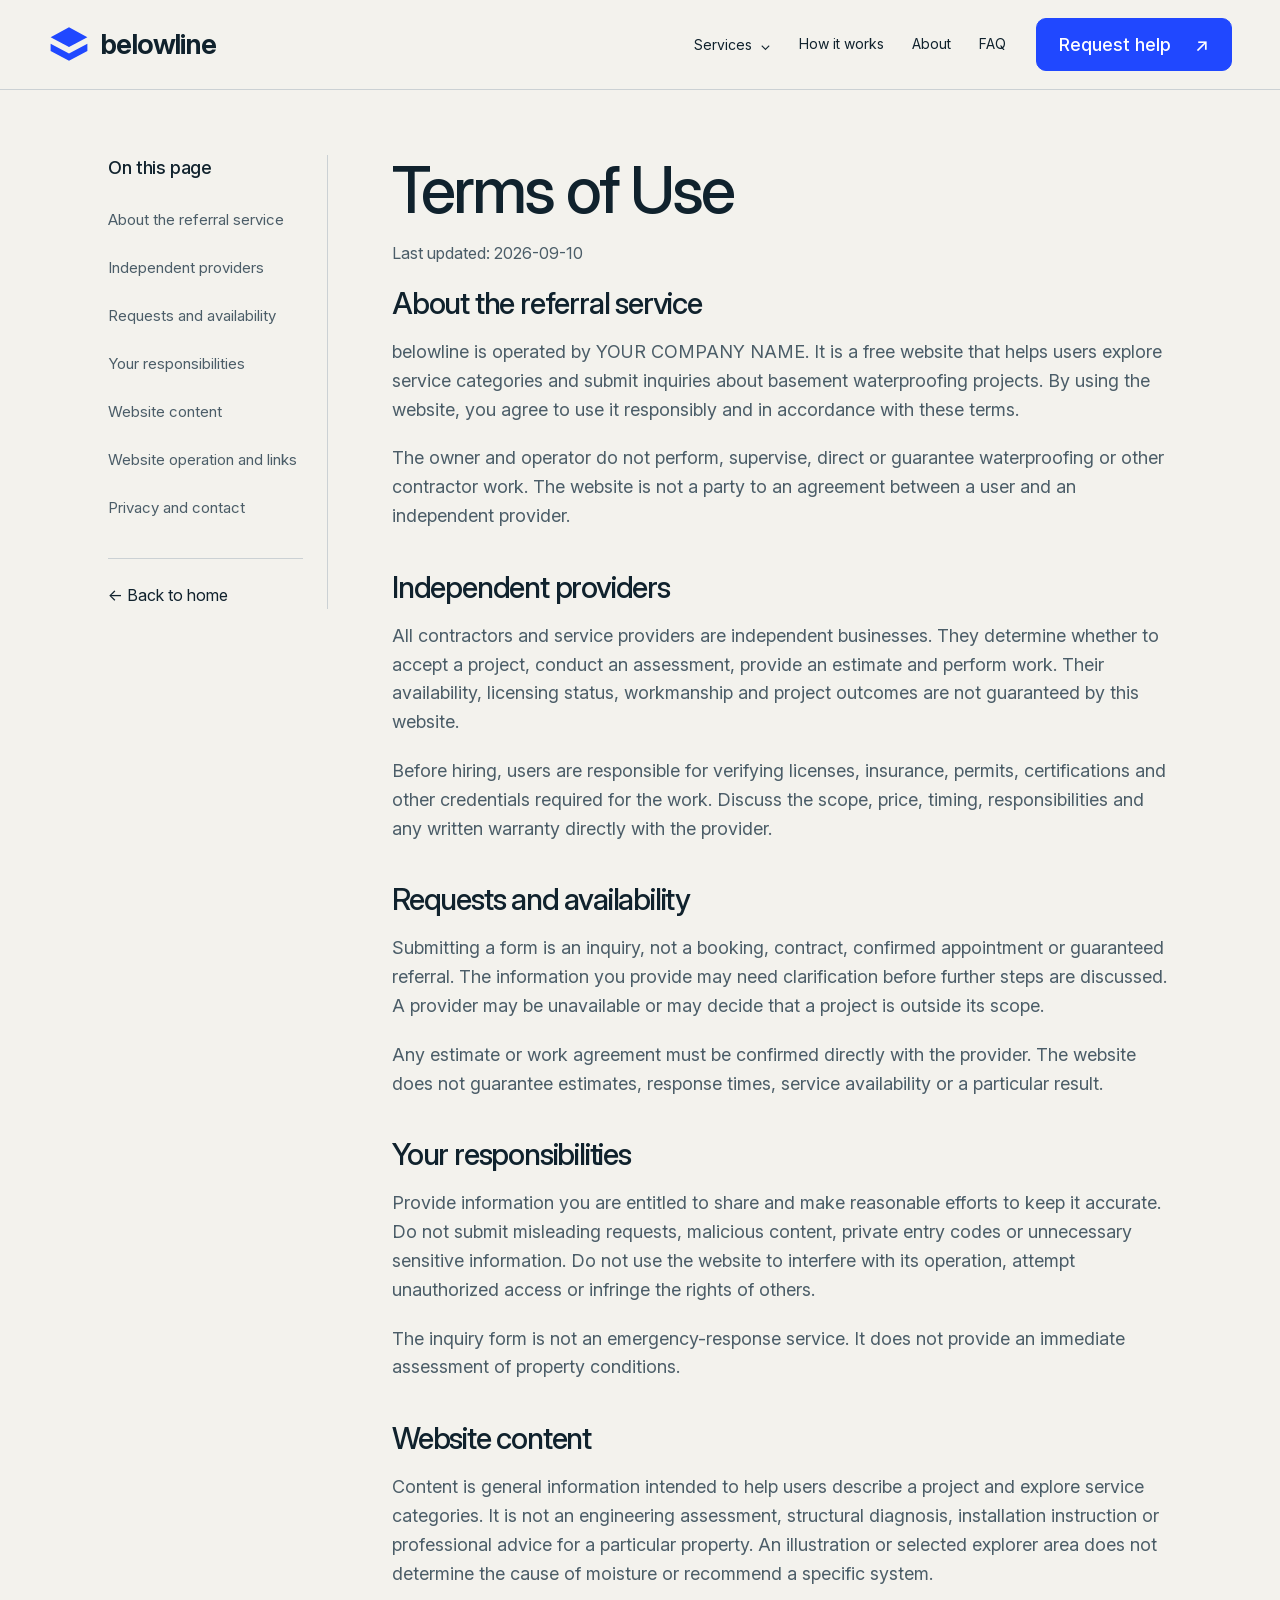
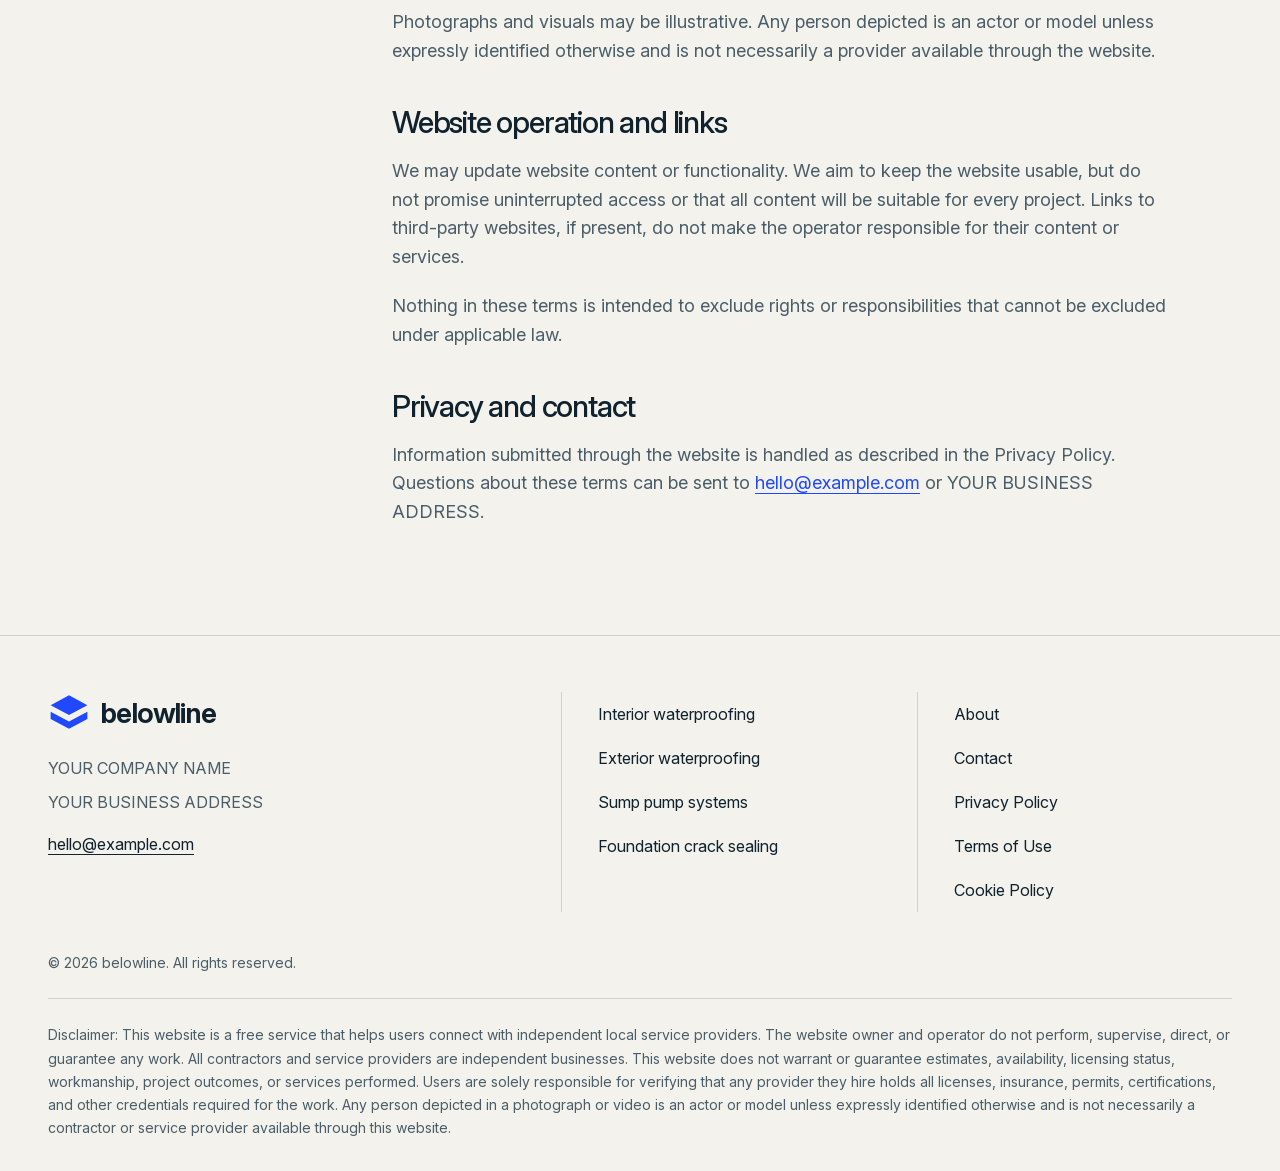
<file: terms.html>
<!doctype html>

<html data-page="terms" lang="en">
  <head>
    <!-- Set data-page on <html>: index or the exact service/legal slug. -->
    <meta charset="utf-8" />
    <meta content="width=device-width, initial-scale=1" name="viewport" />
    <title>Terms of Use | belowline</title>
    <link href="assets/brand/favicon.svg?v=3" rel="icon" />
    <link href="css/fonts.css" rel="stylesheet" />
    <link href="css/base.css?v=4" rel="stylesheet" />
    <script defer="" src="config/config.js?v=5"></script>
    <script defer="" src="js/brand.js?v=3"></script>
    <script defer="" src="js/motion.js?v=5"></script>
    <script defer="" src="js/navigation.js"></script>
    <script defer="" src="js/forms.js?v=5"></script>
    <meta
      content="Terms for using the referral website and discussing work with independent service providers."
      name="description"
    />
    <meta content="#F3F2ED" name="theme-color" />
    <link href="css/site.css?v=12" rel="stylesheet" />
    <script src="js/page-transitions.js?v=2"></script>
    <link href="css/pages/legal.css" rel="stylesheet" />
  </head>
  <body>
    <a class="skip-link" href="#main">Skip to content</a>
    <header class="site-header">
      <div class="container header-inner">
        <a aria-label="Home" class="brand" href="index.html"
          ><img
            alt=""
            aria-hidden="true"
            data-logo=""
            height="42"
            src="assets/brand/logo.svg?v=3"
            width="42"
          /><span data-brand-name="">belowline</span></a
        >
        <nav aria-label="Main navigation" class="desktop-nav">
          <div class="dropdown" data-services-dropdown="">
            <button
              aria-controls="services-panel"
              aria-expanded="false"
              class="nav-trigger"
              type="button"
            >
              Services <span aria-hidden="true">⌄</span>
            </button>
            <div class="dropdown-panel" data-dropdown-panel="" hidden="" id="services-panel">
              <a href="interior-waterproofing.html">Interior waterproofing</a
              ><a href="exterior-waterproofing.html">Exterior waterproofing</a
              ><a href="sump-pump-systems.html">Sump pump systems</a
              ><a href="foundation-crack-sealing.html">Foundation crack sealing</a>
            </div>
          </div>
          <a href="index.html#how-it-works">How it works</a><a href="index.html#about">About</a
          ><a href="index.html#faq">FAQ</a>
        </nav>
        <a class="button header-cta" href="index.html#contact"
          >Request help <span aria-hidden="true" class="arrow">↗</span></a
        ><button
          aria-controls="mobile-menu"
          aria-expanded="false"
          aria-label="Open menu"
          class="menu-open-button"
          data-menu-open=""
          type="button"
        >
          ☰
        </button>
      </div>
    </header>
    <dialog aria-label="Navigation" class="menu-dialog" data-mobile-menu="" id="mobile-menu">
      <div class="menu-top">
        <a aria-label="Home" class="brand" href="index.html"
          ><img
            alt=""
            aria-hidden="true"
            data-logo=""
            height="42"
            src="assets/brand/logo.svg?v=3"
            width="42"
          /><span data-brand-name="">belowline</span></a
        ><button aria-label="Close menu" class="menu-close" data-menu-close="" type="button">
          ×
        </button>
      </div>
      <nav aria-label="Mobile navigation" class="mobile-links">
        <details data-menu-item="">
          <summary>Services</summary>
          <div>
            <a href="interior-waterproofing.html">Interior waterproofing</a
            ><a href="exterior-waterproofing.html">Exterior waterproofing</a
            ><a href="sump-pump-systems.html">Sump pump systems</a
            ><a href="foundation-crack-sealing.html">Foundation crack sealing</a>
          </div>
        </details>
        <a data-menu-item="" href="index.html#how-it-works">How it works</a
        ><a data-menu-item="" href="index.html#about">About</a
        ><a data-menu-item="" href="index.html#faq">FAQ</a
        ><a data-menu-item="" href="index.html#contact">Contact</a>
      </nav>
      <a class="button" href="index.html#contact"
        >Request help <span aria-hidden="true" class="arrow">↗</span></a
      >
      <p class="note" style="margin-top: 20px">
        Independent providers. Availability varies by location.
      </p>
    </dialog>
    <noscript
      ><nav aria-label="Navigation without JavaScript" class="container nojs-nav">
        <a href="interior-waterproofing.html">Interior waterproofing</a
        ><a href="exterior-waterproofing.html">Exterior waterproofing</a
        ><a href="sump-pump-systems.html">Sump pump systems</a
        ><a href="foundation-crack-sealing.html">Foundation crack sealing</a
        ><a href="index.html#how-it-works">How it works</a><a href="index.html#about">About</a
        ><a href="index.html#faq">FAQ</a><a href="index.html#contact">Contact</a>
      </nav></noscript
    >
    <main id="main" tabindex="-1">
      <div class="container legal-layout">
        <header class="legal-heading">
          <h1>Terms of Use</h1>
          <p class="updated">
            Last updated: <time data-config="legal.updated" datetime="2026-09-10">2026-09-10</time>
          </p>
        </header>
        <aside class="legal-contents">
          <div class="wide-contents">
            <h2>On this page</h2>
            <nav aria-label="On this page">
              <a href="#about-the-referral-service">About the referral service</a
              ><a href="#independent-providers">Independent providers</a
              ><a href="#requests-and-availability">Requests and availability</a
              ><a href="#your-responsibilities">Your responsibilities</a
              ><a href="#website-content">Website content</a
              ><a href="#website-operation-and-links">Website operation and links</a
              ><a href="#privacy-and-contact">Privacy and contact</a>
            </nav>
            <a class="back-home" href="index.html">← Back to home</a>
          </div>
          <details class="mobile-contents">
            <summary>Table of contents</summary>
            <nav aria-label="On this page">
              <a href="#about-the-referral-service">About the referral service</a
              ><a href="#independent-providers">Independent providers</a
              ><a href="#requests-and-availability">Requests and availability</a
              ><a href="#your-responsibilities">Your responsibilities</a
              ><a href="#website-content">Website content</a
              ><a href="#website-operation-and-links">Website operation and links</a
              ><a href="#privacy-and-contact">Privacy and contact</a>
            </nav>
          </details>
        </aside>
        <article class="legal-article">
          <section id="about-the-referral-service" tabindex="-1">
            <h2>About the referral service</h2>
            <p>
              <span data-config="brand.name">belowline</span> is operated by
              <span data-config="brand.companyName">YOUR COMPANY NAME</span>. It is a free website
              that helps users explore service categories and submit inquiries about basement
              waterproofing projects. By using the website, you agree to use it responsibly and in
              accordance with these terms.
            </p>
            <p>
              The owner and operator do not perform, supervise, direct or guarantee waterproofing or
              other contractor work. The website is not a party to an agreement between a user and
              an independent provider.
            </p>
          </section>
          <section id="independent-providers" tabindex="-1">
            <h2>Independent providers</h2>
            <p>
              All contractors and service providers are independent businesses. They determine
              whether to accept a project, conduct an assessment, provide an estimate and perform
              work. Their availability, licensing status, workmanship and project outcomes are not
              guaranteed by this website.
            </p>
            <p>
              Before hiring, users are responsible for verifying licenses, insurance, permits,
              certifications and other credentials required for the work. Discuss the scope, price,
              timing, responsibilities and any written warranty directly with the provider.
            </p>
          </section>
          <section id="requests-and-availability" tabindex="-1">
            <h2>Requests and availability</h2>
            <p>
              Submitting a form is an inquiry, not a booking, contract, confirmed appointment or
              guaranteed referral. The information you provide may need clarification before further
              steps are discussed. A provider may be unavailable or may decide that a project is
              outside its scope.
            </p>
            <p>
              Any estimate or work agreement must be confirmed directly with the provider. The
              website does not guarantee estimates, response times, service availability or a
              particular result.
            </p>
          </section>
          <section id="your-responsibilities" tabindex="-1">
            <h2>Your responsibilities</h2>
            <p>
              Provide information you are entitled to share and make reasonable efforts to keep it
              accurate. Do not submit misleading requests, malicious content, private entry codes or
              unnecessary sensitive information. Do not use the website to interfere with its
              operation, attempt unauthorized access or infringe the rights of others.
            </p>
            <p>
              The inquiry form is not an emergency-response service. It does not provide an
              immediate assessment of property conditions.
            </p>
          </section>
          <section id="website-content" tabindex="-1">
            <h2>Website content</h2>
            <p>
              Content is general information intended to help users describe a project and explore
              service categories. It is not an engineering assessment, structural diagnosis,
              installation instruction or professional advice for a particular property. An
              illustration or selected explorer area does not determine the cause of moisture or
              recommend a specific system.
            </p>
            <p>
              Photographs and visuals may be illustrative. Any person depicted is an actor or model
              unless expressly identified otherwise and is not necessarily a provider available
              through the website.
            </p>
          </section>
          <section id="website-operation-and-links" tabindex="-1">
            <h2>Website operation and links</h2>
            <p>
              We may update website content or functionality. We aim to keep the website usable, but
              do not promise uninterrupted access or that all content will be suitable for every
              project. Links to third-party websites, if present, do not make the operator
              responsible for their content or services.
            </p>
            <p>
              Nothing in these terms is intended to exclude rights or responsibilities that cannot
              be excluded under applicable law.
            </p>
          </section>
          <section id="privacy-and-contact" tabindex="-1">
            <h2>Privacy and contact</h2>
            <p>
              Information submitted through the website is handled as described in the Privacy
              Policy. Questions about these terms can be sent to
              <a data-contact-email="" href="mailto:hello@example.com">hello@example.com</a> or
              <span data-config="contact.address">YOUR BUSINESS ADDRESS</span>.
            </p>
          </section>
        </article>
      </div>
    </main>
    <footer class="site-footer">
      <div class="container">
        <div class="footer-grid">
          <div class="footer-company">
            <a aria-label="Home" class="brand" href="index.html"
              ><img
                alt=""
                aria-hidden="true"
                data-logo=""
                height="42"
                src="assets/brand/logo.svg?v=3"
                width="42"
              /><span data-brand-name="">belowline</span></a
            >
            <p data-config="brand.companyName">YOUR COMPANY NAME</p>
            <p data-config="contact.address">YOUR BUSINESS ADDRESS</p>
            <a data-contact-email="" href="mailto:hello@example.com">hello@example.com</a>
          </div>
          <nav aria-label="Service links" class="footer-links">
            <a href="interior-waterproofing.html">Interior waterproofing</a
            ><a href="exterior-waterproofing.html">Exterior waterproofing</a
            ><a href="sump-pump-systems.html">Sump pump systems</a
            ><a href="foundation-crack-sealing.html">Foundation crack sealing</a>
          </nav>
          <nav aria-label="Footer navigation" class="footer-links">
            <a href="index.html#about">About</a><a href="index.html#contact">Contact</a
            ><a href="privacy.html">Privacy Policy</a><a href="terms.html">Terms of Use</a
            ><a href="cookies.html">Cookie Policy</a>
          </nav>
        </div>
        <p class="copyright">
          © <span data-year="">2026</span> <span data-config="brand.name">belowline</span>. All
          rights reserved.
        </p>
        <p class="disclaimer" data-config="disclaimer">
          Disclaimer: This website is a free service that helps users connect with independent local
          service providers. The website owner and operator do not perform, supervise, direct, or
          guarantee any work. All contractors and service providers are independent businesses. This
          website does not warrant or guarantee estimates, availability, licensing status,
          workmanship, project outcomes, or services performed. Users are solely responsible for
          verifying that any provider they hire holds all licenses, insurance, permits,
          certifications, and other credentials required for the work. Any person depicted in a
          photograph or video is an actor or model unless expressly identified otherwise and is not
          necessarily a contractor or service provider available through this website.
        </p>
      </div>
    </footer>
  </body>
</html>
</file>
